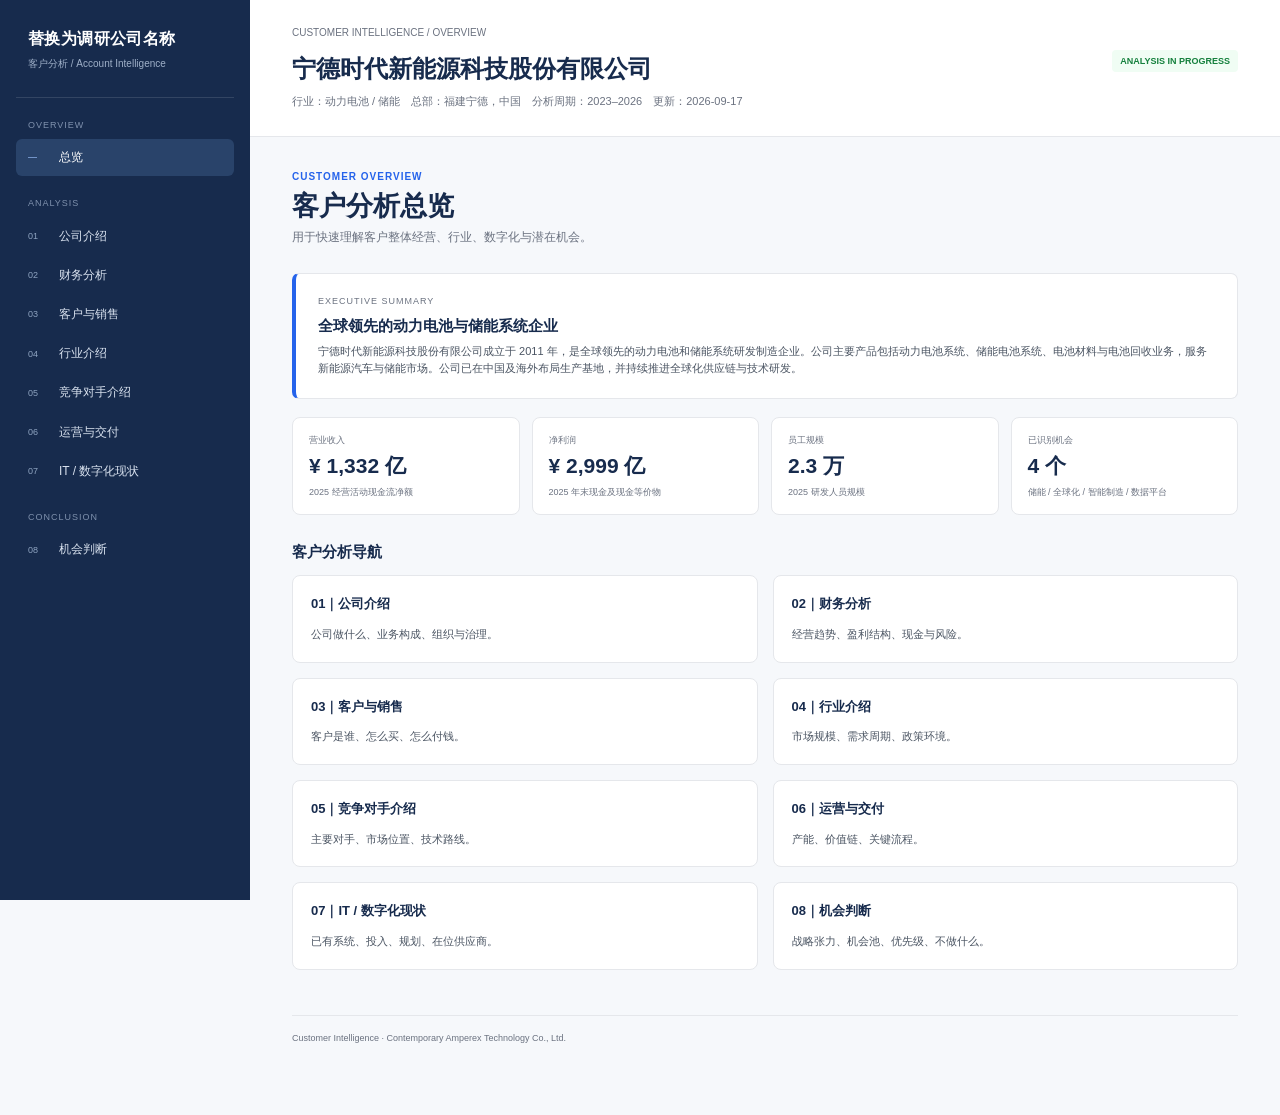
<file: company-research-skill/templates/客户分析/index.html>
<!DOCTYPE html>
<html lang="zh-CN">

<head>
    <meta charset="UTF-8">
    <meta name="viewport" content="width=device-width, initial-scale=1.0">
    <title>客户分析｜总览</title>
    <link rel="stylesheet" href="assets/style.css">
</head>

<body>
    <div class="app"> <!-- ========================= SIDEBAR ========================= -->
        <aside class="sidebar">
            <div class="brand">
                <div class="brand-title"> 替换为调研公司名称 </div>
                <div class="brand-sub"> 客户分析 / Account Intelligence </div>
            </div>
            <div class="nav-group">
                <div class="nav-group-title"> Overview </div> <a class="nav-item active" href="index.html"> <span
                        class="nav-num">—</span> 总览 </a>
            </div>
            <div class="nav-group">
                <div class="nav-group-title"> Analysis </div> <a class="nav-item" href="company.html"> <span
                        class="nav-num">01</span> 公司介绍 </a> <a class="nav-item" href="finance.html"> <span
                        class="nav-num">02</span> 财务分析 </a> <a class="nav-item" href="customer.html"> <span
                        class="nav-num">03</span> 客户与销售 </a> <a class="nav-item" href="industry.html"> <span
                        class="nav-num">04</span> 行业介绍 </a> <a class="nav-item" href="competitor.html"> <span
                        class="nav-num">05</span> 竞争对手介绍 </a> <a class="nav-item" href="operation.html"> <span
                        class="nav-num">06</span> 运营与交付 </a> <a class="nav-item" href="digital.html"> <span
                        class="nav-num">07</span> IT / 数字化现状 </a>
            </div>
            <div class="nav-group">
                <div class="nav-group-title"> Conclusion </div> <a class="nav-item" href="opportunity.html"> <span
                        class="nav-num">08</span> 机会判断 </a>
            </div>
        </aside> <!-- ========================= MAIN ========================= -->
        <main class="main">
            <header class="header">
                <div class="header-inner">
                    <div class="breadcrumb"> CUSTOMER INTELLIGENCE / OVERVIEW </div>
                    <div class="header-row">
                        <div>
                            <h1 class="company-name"> 宁德时代新能源科技股份有限公司 </h1>
                            <div class="company-meta"> 行业：动力电池 / 储能　总部：福建宁德，中国　分析周期：2023–2026　更新：2026-09-17 </div>
                        </div>
                        <div class="header-status"> ANALYSIS IN PROGRESS </div>
                    </div>
                </div>
            </header>
            <div class="container">
                <div class="page-title">
                    <div class="page-number"> CUSTOMER OVERVIEW </div>
                    <h1> 客户分析总览 </h1>
                    <div class="page-description"> 用于快速理解客户整体经营、行业、数字化与潜在机会。 </div>
                </div>
                <div class="summary">
                    <div class="summary-label"> EXECUTIVE SUMMARY </div>
                    <div class="summary-title"> 全球领先的动力电池与储能系统企业 </div>
                    <div class="summary-text"> 宁德时代新能源科技股份有限公司成立于 2011 年，是全球领先的动力电池和储能系统研发制造企业。公司主要产品包括动力电池系统、储能电池系统、电池材料与电池回收业务，服务新能源汽车与储能市场。公司已在中国及海外布局生产基地，并持续推进全球化供应链与技术研发。 </div>
                </div>
                <div class="grid-4">
                    <div class="kpi">
                        <div class="kpi-label">营业收入</div>
                        <div class="kpi-value">¥ 1,332 亿</div>
                        <div class="kpi-note">2025 经营活动现金流净额</div>
                    </div>
                    <div class="kpi">
                        <div class="kpi-label">净利润</div>
                        <div class="kpi-value">¥ 2,999 亿</div>
                        <div class="kpi-note">2025 年末现金及现金等价物</div>
                    </div>
                    <div class="kpi">
                        <div class="kpi-label">员工规模</div>
                        <div class="kpi-value">2.3 万</div>
                        <div class="kpi-note">2025 研发人员规模</div>
                    </div>
                    <div class="kpi">
                        <div class="kpi-label">已识别机会</div>
                        <div class="kpi-value">4 个</div>
                        <div class="kpi-note">储能 / 全球化 / 智能制造 / 数据平台</div>
                    </div>
                </div>
                <div class="content-section">
                    <div class="section-heading">
                        <h2>客户分析导航</h2>
                    </div>
                    <div class="grid-2"> <a class="card" href="company.html">
                            <div class="card-title"> 01｜公司介绍 </div>
                            <p> 公司做什么、业务构成、组织与治理。 </p>
                        </a> <a class="card" href="finance.html">
                            <div class="card-title"> 02｜财务分析 </div>
                            <p> 经营趋势、盈利结构、现金与风险。 </p>
                        </a> <a class="card" href="customer.html">
                            <div class="card-title"> 03｜客户与销售 </div>
                            <p> 客户是谁、怎么买、怎么付钱。 </p>
                        </a> <a class="card" href="industry.html">
                            <div class="card-title"> 04｜行业介绍 </div>
                            <p> 市场规模、需求周期、政策环境。 </p>
                        </a> <a class="card" href="competitor.html">
                            <div class="card-title"> 05｜竞争对手介绍 </div>
                            <p> 主要对手、市场位置、技术路线。 </p>
                        </a> <a class="card" href="operation.html">
                            <div class="card-title"> 06｜运营与交付 </div>
                            <p> 产能、价值链、关键流程。 </p>
                        </a> <a class="card" href="digital.html">
                            <div class="card-title"> 07｜IT / 数字化现状 </div>
                            <p> 已有系统、投入、规划、在位供应商。 </p>
                        </a> <a class="card" href="opportunity.html">
                            <div class="card-title"> 08｜机会判断 </div>
                            <p> 战略张力、机会池、优先级、不做什么。 </p>
                        </a> </div>
                </div>
                <div class="footer"> Customer Intelligence · Contemporary Amperex Technology Co., Ltd. </div>
            </div>
        </main>
    </div>
</body>

</html>
</file>
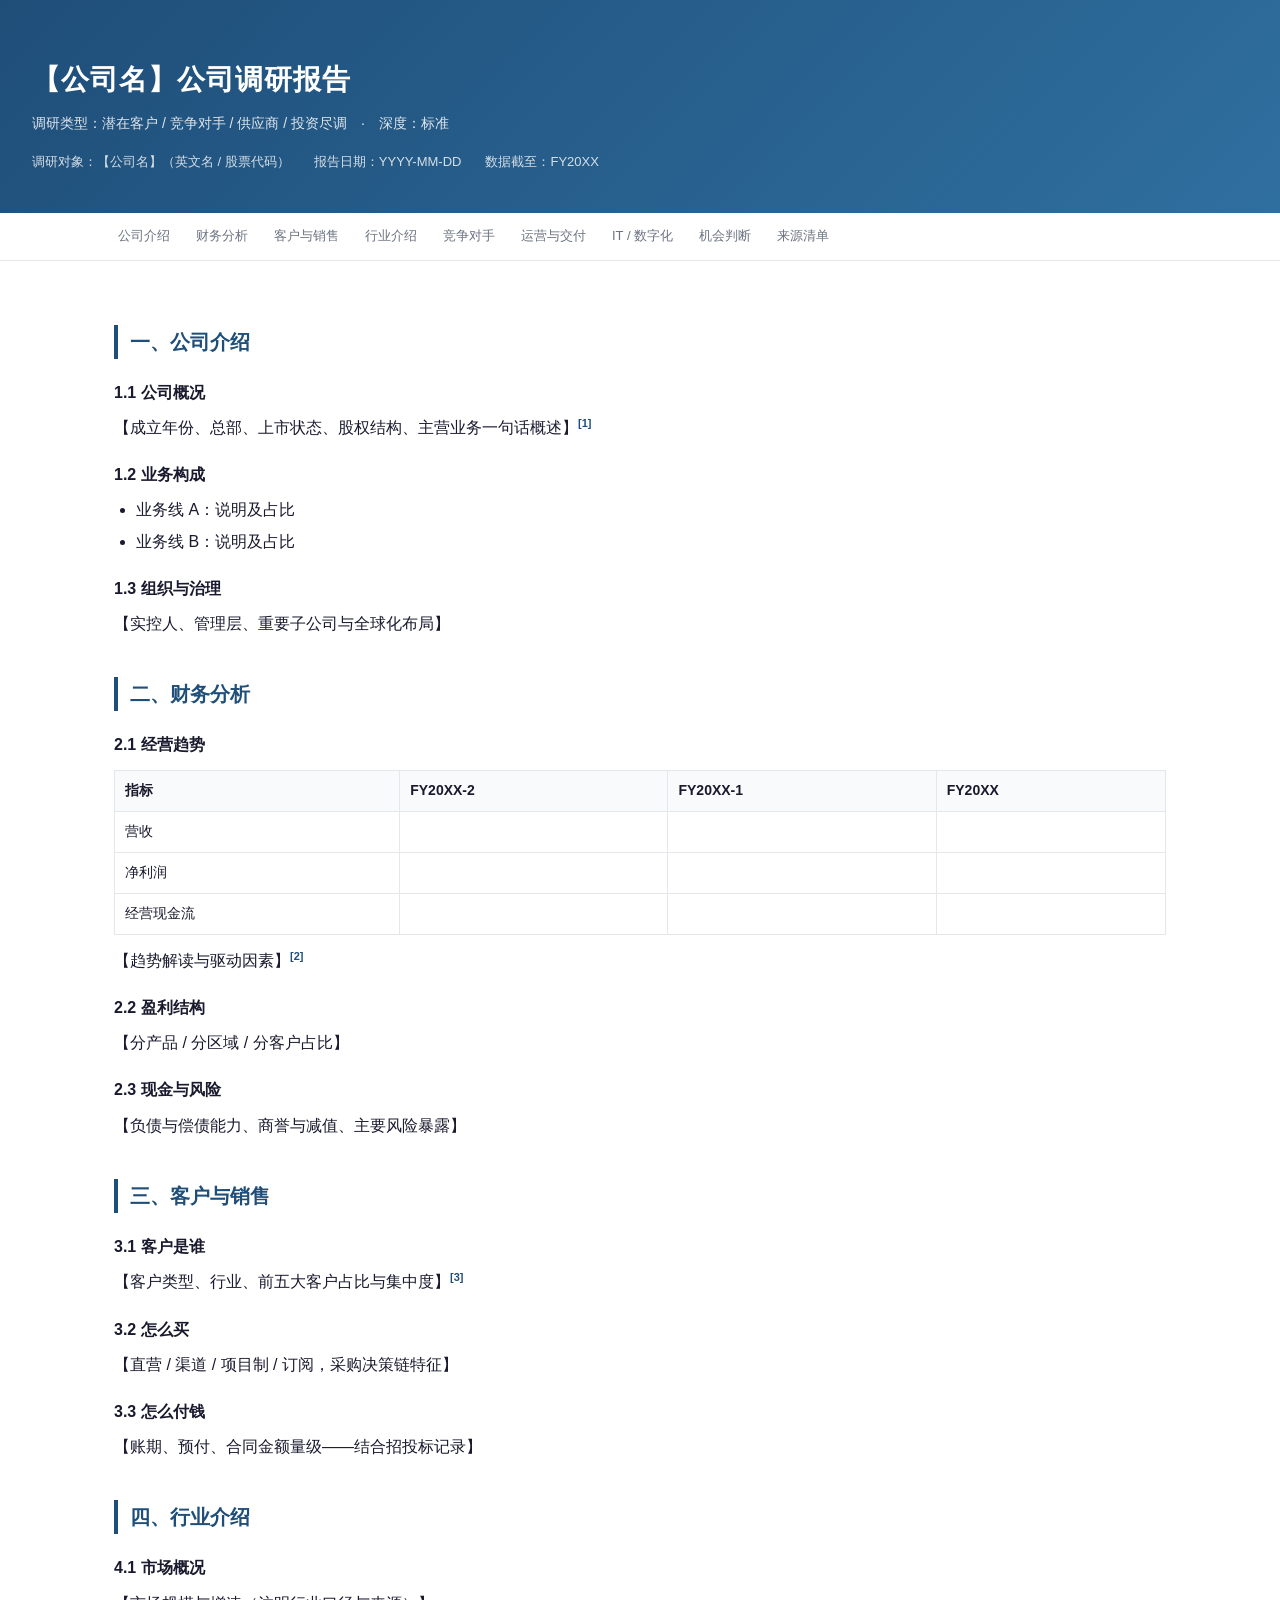
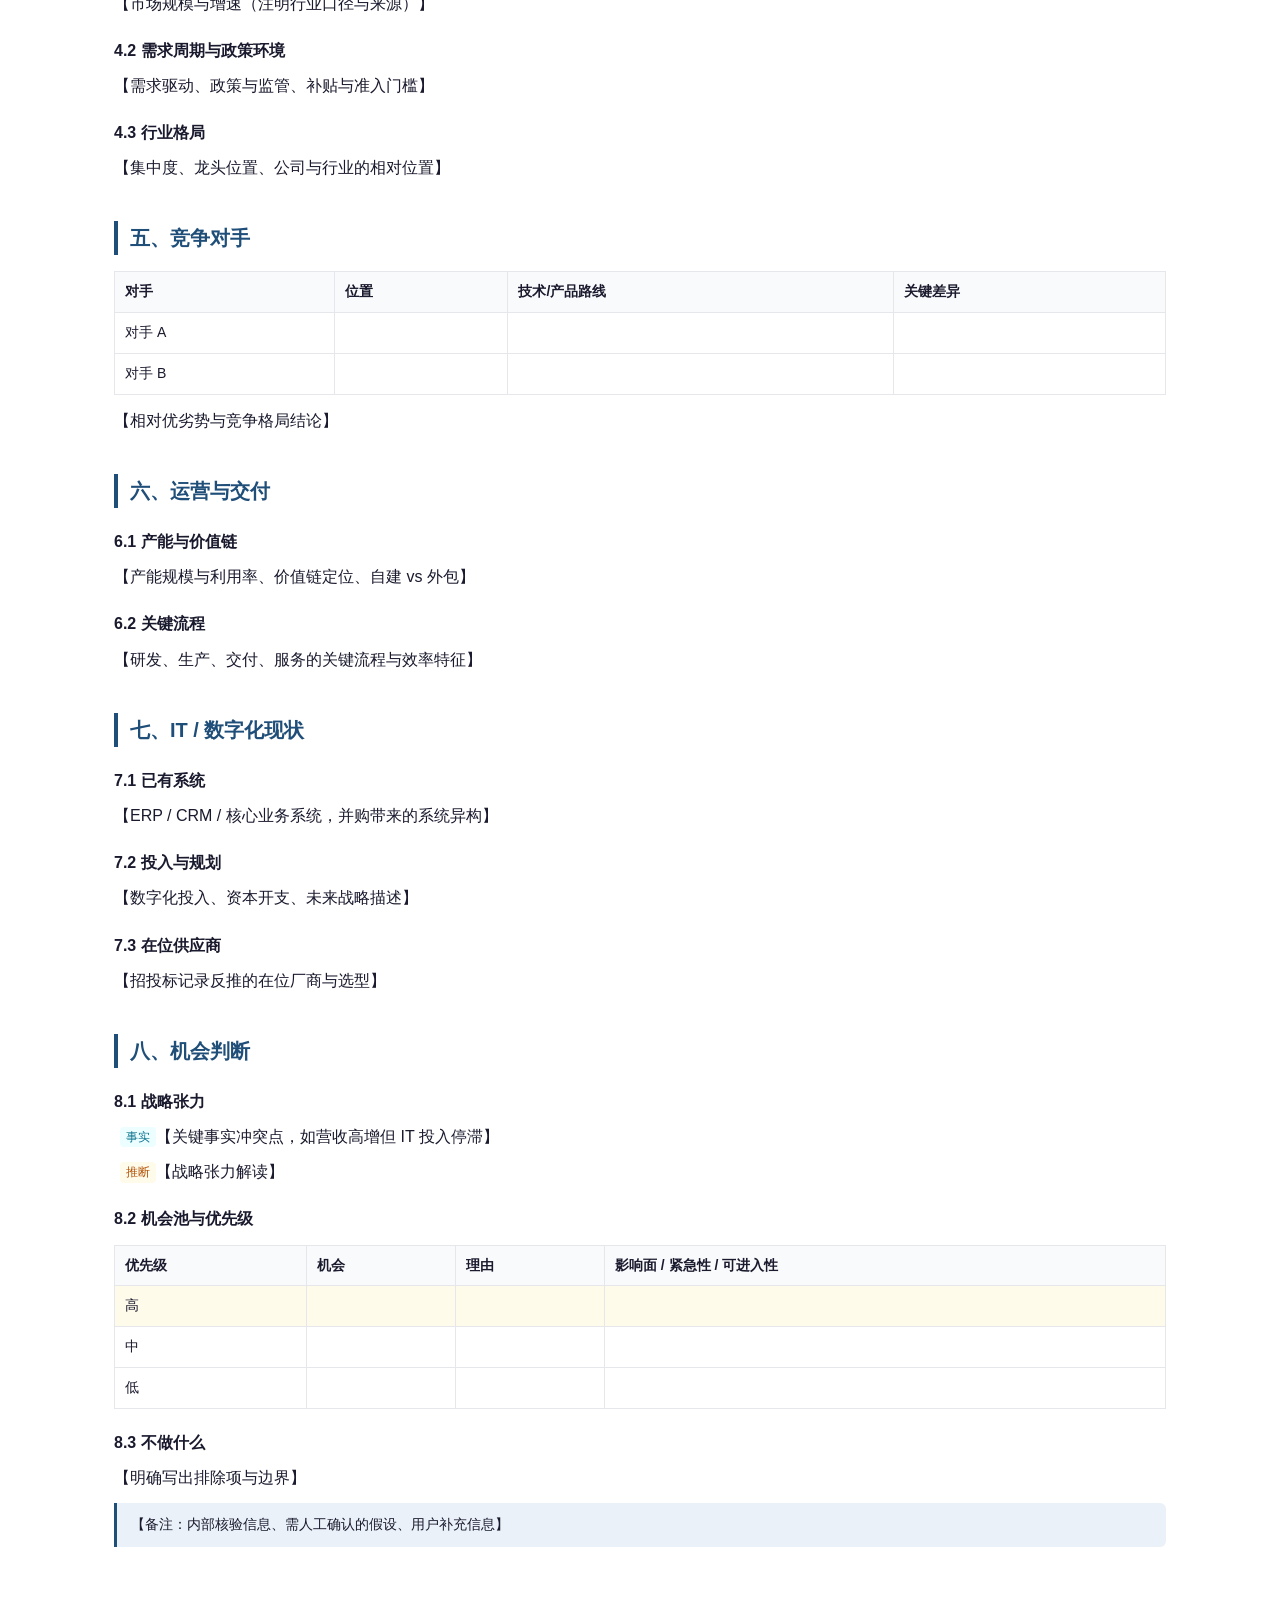
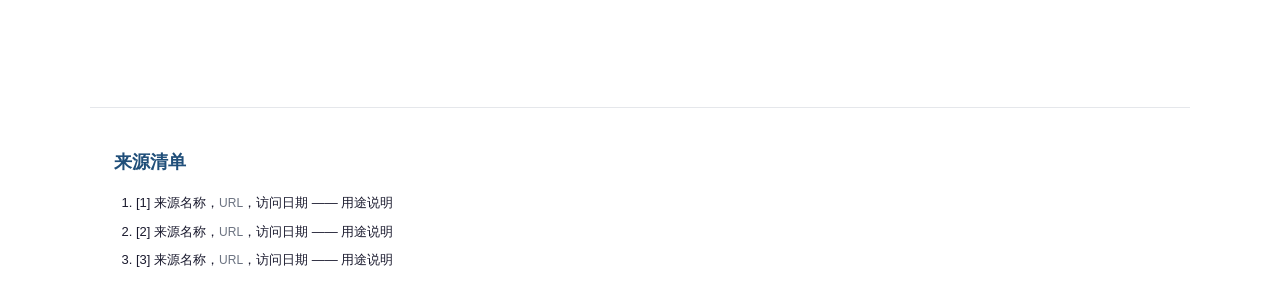
<file: company-research-skill/templates/report-template.html>
<!DOCTYPE html>
<html lang="zh-CN">
<head>
<meta charset="UTF-8">
<meta name="viewport" content="width=device-width, initial-scale=1.0">
<title>公司调研报告 — 【公司名】</title>
<style>
  :root {
    --ink: #1a1a2e;
    --muted: #6b7280;
    --accent: #1f4e79;
    --accent-soft: #eaf1f8;
    --fact: #0e7490;
    --fact-bg: #ecfeff;
    --infer: #b45309;
    --infer-bg: #fffbeb;
    --line: #e5e7eb;
    --bg: #ffffff;
    --code: #f9fafb;
  }
  * { box-sizing: border-box; }
  body {
    margin: 0;
    font-family: "Noto Sans SC", "Microsoft YaHei", -apple-system, "Segoe UI", sans-serif;
    color: var(--ink);
    background: var(--bg);
    line-height: 1.7;
  }
  header.hero {
    background: linear-gradient(135deg, #1f4e79 0%, #2f6f9f 100%);
    color: #fff;
    padding: 56px 32px 40px;
  }
  header.hero h1 { margin: 0 0 8px; font-size: 28px; letter-spacing: 1px; }
  header.hero .sub { opacity: .85; font-size: 14px; }
  header.hero .meta { margin-top: 16px; font-size: 13px; opacity: .8; display: flex; flex-wrap: wrap; gap: 8px 24px; }
  nav {
    position: sticky; top: 0; background: rgba(255,255,255,.95); backdrop-filter: blur(6px);
    border-bottom: 1px solid var(--line); z-index: 10;
  }
  nav .wrap {
    max-width: 1100px; margin: 0 auto; display: flex; flex-wrap: wrap; gap: 2px; padding: 6px 16px;
  }
  nav a {
    color: var(--muted); text-decoration: none; font-size: 13px; padding: 6px 12px; border-radius: 6px;
  }
  nav a:hover { color: var(--accent); background: var(--accent-soft); }
  main { max-width: 1100px; margin: 0 auto; padding: 24px 24px 80px; }
  section.block { margin: 40px 0; }
  section.block h2 {
    font-size: 20px; color: var(--accent); border-left: 4px solid var(--accent);
    padding-left: 12px; margin: 0 0 16px;
  }
  section.block h3 { font-size: 16px; margin: 20px 0 8px; }
  p { margin: 8px 0; }
  ul, ol { margin: 8px 0; padding-left: 22px; }
  li { margin: 4px 0; }
  sup.src { color: var(--accent); font-size: 11px; font-weight: 600; }
  .tag {
    display: inline-block; font-size: 12px; border-radius: 4px; padding: 0 6px; margin-left: 6px; vertical-align: 1px;
  }
  .tag.fact { color: var(--fact); background: var(--fact-bg); }
  .tag.infer { color: var(--infer); background: var(--infer-bg); }
  .callout {
    background: var(--accent-soft); border-left: 3px solid var(--accent);
    padding: 10px 14px; border-radius: 0 6px 6px 0; margin: 12px 0; font-size: 14px;
  }
  table {
    width: 100%; border-collapse: collapse; margin: 12px 0; font-size: 14px;
  }
  th, td { border: 1px solid var(--line); padding: 8px 10px; text-align: left; }
  th { background: var(--code); }
  tr.prio { background: var(--infer-bg); }
  .na { color: var(--muted); font-style: italic; }
  footer {
    border-top: 1px solid var(--line); max-width: 1100px; margin: 40px auto 0; padding: 24px;
  }
  footer h2 { font-size: 18px; color: var(--accent); }
  ol.sources { font-size: 13px; }
  ol.sources li { margin: 6px 0; }
  ol.sources .url { color: var(--muted); font-size: 12px; word-break: break-all; }
  @media (max-width: 720px) {
    header.hero { padding: 36px 20px 28px; }
    nav a { font-size: 12px; padding: 5px 8px; }
  }
</style>
</head>
<body>

<header class="hero">
  <h1>【公司名】公司调研报告</h1>
  <div class="sub">调研类型：潜在客户 / 竞争对手 / 供应商 / 投资尽调　·　深度：标准</div>
  <div class="meta">
    <span>调研对象：【公司名】（英文名 / 股票代码）</span>
    <span>报告日期：YYYY-MM-DD</span>
    <span>数据截至：FY20XX</span>
  </div>
</header>

<nav>
  <div class="wrap">
    <a href="#m1">公司介绍</a>
    <a href="#m2">财务分析</a>
    <a href="#m3">客户与销售</a>
    <a href="#m4">行业介绍</a>
    <a href="#m5">竞争对手</a>
    <a href="#m6">运营与交付</a>
    <a href="#m7">IT / 数字化</a>
    <a href="#m8">机会判断</a>
    <a href="#sources">来源清单</a>
  </div>
</nav>

<main>

<section class="block" id="m1">
  <h2>一、公司介绍</h2>
  <h3>1.1 公司概况</h3>
  <p>【成立年份、总部、上市状态、股权结构、主营业务一句话概述】<sup class="src">[1]</sup></p>
  <h3>1.2 业务构成</h3>
  <ul>
    <li>业务线 A：说明及占比</li>
    <li>业务线 B：说明及占比</li>
  </ul>
  <h3>1.3 组织与治理</h3>
  <p>【实控人、管理层、重要子公司与全球化布局】</p>
</section>

<section class="block" id="m2">
  <h2>二、财务分析</h2>
  <h3>2.1 经营趋势</h3>
  <table>
    <thead><tr><th>指标</th><th>FY20XX-2</th><th>FY20XX-1</th><th>FY20XX</th></tr></thead>
    <tbody>
      <tr><td>营收</td><td></td><td></td><td></td></tr>
      <tr><td>净利润</td><td></td><td></td><td></td></tr>
      <tr><td>经营现金流</td><td></td><td></td><td></td></tr>
    </tbody>
  </table>
  <p>【趋势解读与驱动因素】<sup class="src">[2]</sup></p>
  <h3>2.2 盈利结构</h3>
  <p>【分产品 / 分区域 / 分客户占比】</p>
  <h3>2.3 现金与风险</h3>
  <p>【负债与偿债能力、商誉与减值、主要风险暴露】</p>
</section>

<section class="block" id="m3">
  <h2>三、客户与销售</h2>
  <h3>3.1 客户是谁</h3>
  <p>【客户类型、行业、前五大客户占比与集中度】<sup class="src">[3]</sup></p>
  <h3>3.2 怎么买</h3>
  <p>【直营 / 渠道 / 项目制 / 订阅，采购决策链特征】</p>
  <h3>3.3 怎么付钱</h3>
  <p>【账期、预付、合同金额量级——结合招投标记录】</p>
</section>

<section class="block" id="m4">
  <h2>四、行业介绍</h2>
  <h3>4.1 市场概况</h3>
  <p>【市场规模与增速（注明行业口径与来源）】</p>
  <h3>4.2 需求周期与政策环境</h3>
  <p>【需求驱动、政策与监管、补贴与准入门槛】</p>
  <h3>4.3 行业格局</h3>
  <p>【集中度、龙头位置、公司与行业的相对位置】</p>
</section>

<section class="block" id="m5">
  <h2>五、竞争对手</h2>
  <table>
    <thead><tr><th>对手</th><th>位置</th><th>技术/产品路线</th><th>关键差异</th></tr></thead>
    <tbody>
      <tr><td>对手 A</td><td></td><td></td><td></td></tr>
      <tr><td>对手 B</td><td></td><td></td><td></td></tr>
    </tbody>
  </table>
  <p>【相对优劣势与竞争格局结论】</p>
</section>

<section class="block" id="m6">
  <h2>六、运营与交付</h2>
  <h3>6.1 产能与价值链</h3>
  <p>【产能规模与利用率、价值链定位、自建 vs 外包】</p>
  <h3>6.2 关键流程</h3>
  <p>【研发、生产、交付、服务的关键流程与效率特征】</p>
</section>

<section class="block" id="m7">
  <h2>七、IT / 数字化现状</h2>
  <h3>7.1 已有系统</h3>
  <p>【ERP / CRM / 核心业务系统，并购带来的系统异构】</p>
  <h3>7.2 投入与规划</h3>
  <p>【数字化投入、资本开支、未来战略描述】</p>
  <h3>7.3 在位供应商</h3>
  <p>【招投标记录反推的在位厂商与选型】</p>
</section>

<section class="block" id="m8">
  <h2>八、机会判断</h2>
  <h3>8.1 战略张力</h3>
  <p><span class="tag fact">事实</span>【关键事实冲突点，如营收高增但 IT 投入停滞】</p>
  <p><span class="tag infer">推断</span>【战略张力解读】</p>
  <h3>8.2 机会池与优先级</h3>
  <table>
    <thead><tr><th>优先级</th><th>机会</th><th>理由</th><th>影响面 / 紧急性 / 可进入性</th></tr></thead>
    <tbody>
      <tr class="prio"><td>高</td><td></td><td></td><td></td></tr>
      <tr><td>中</td><td></td><td></td><td></td></tr>
      <tr><td>低</td><td></td><td></td><td></td></tr>
    </tbody>
  </table>
  <h3>8.3 不做什么</h3>
  <p>【明确写出排除项与边界】</p>
  <div class="callout">【备注：内部核验信息、需人工确认的假设、用户补充信息】</div>
</section>

</main>

<footer id="sources">
  <h2>来源清单</h2>
  <ol class="sources">
    <li>[1] 来源名称，<span class="url">URL</span>，访问日期 —— 用途说明</li>
    <li>[2] 来源名称，<span class="url">URL</span>，访问日期 —— 用途说明</li>
    <li>[3] 来源名称，<span class="url">URL</span>，访问日期 —— 用途说明</li>
  </ol>
</footer>

</body>
</html>
</file>
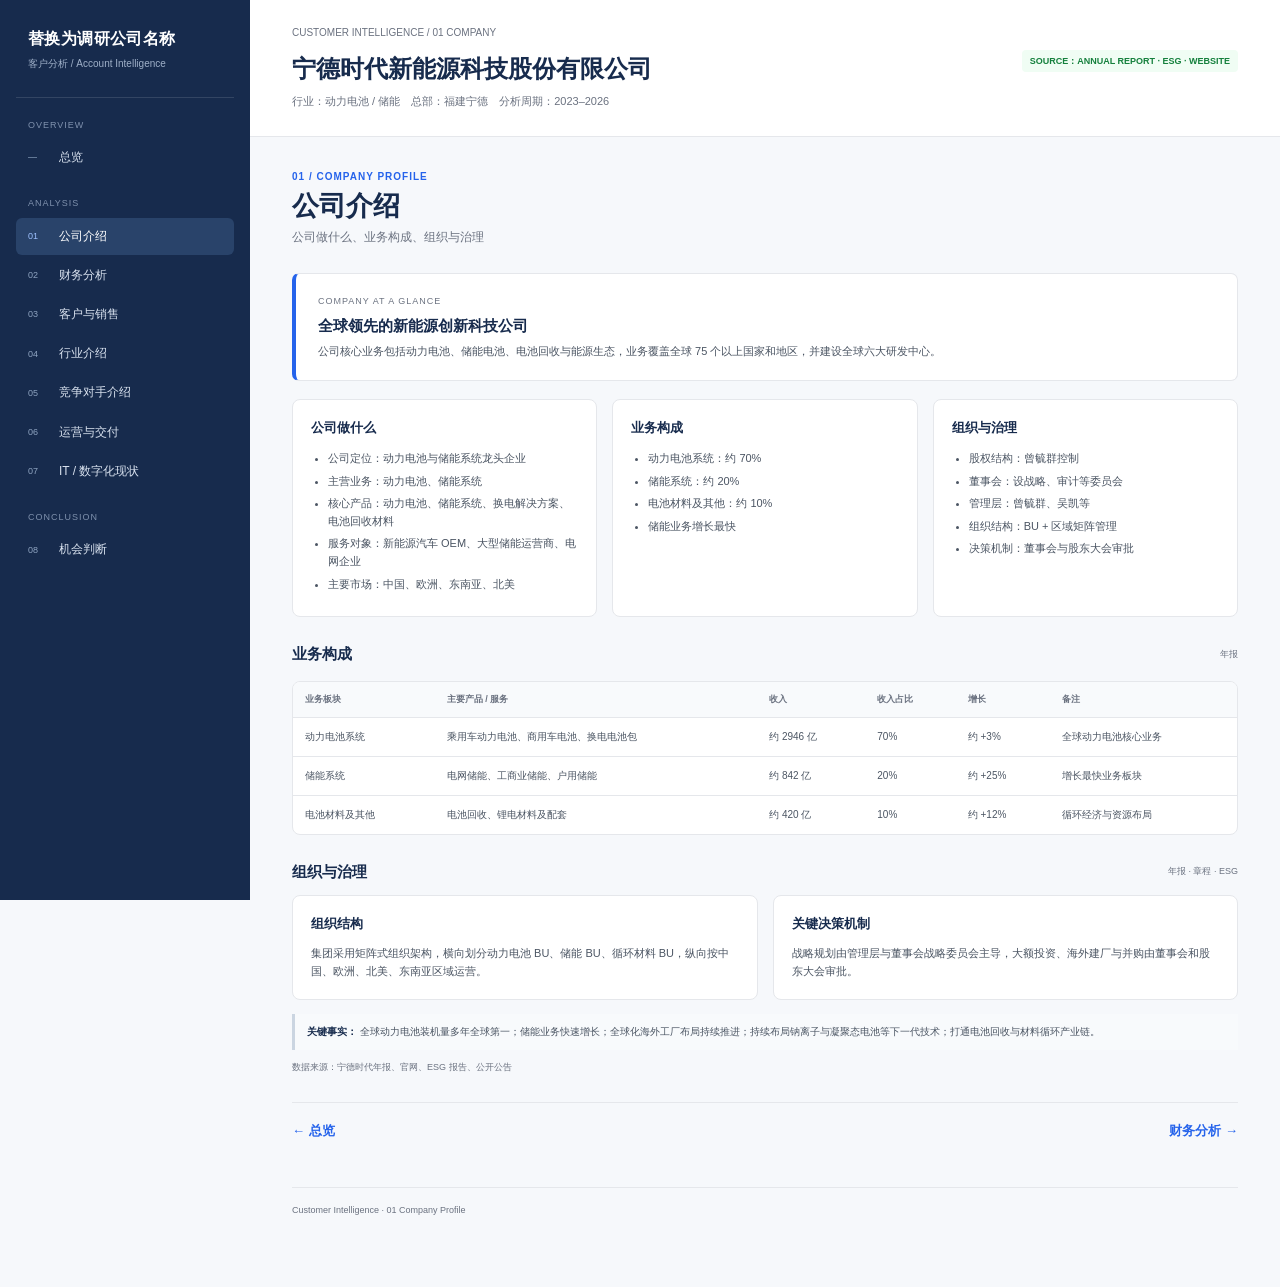
<file: company-research-skill/templates/客户分析/company.html>
<!DOCTYPE html>
<html lang="zh-CN">

<head>
    <meta charset="UTF-8">
    <meta name="viewport" content="width=device-width, initial-scale=1.0">
    <title>客户分析｜公司介绍</title>
    <link rel="stylesheet" href="assets/style.css">
</head>

<body>
    <div class="app"> <!-- SIDEBAR -->
        <aside class="sidebar">
            <div class="brand">
                <div class="brand-title"> 替换为调研公司名称 </div>
                <div class="brand-sub"> 客户分析 / Account Intelligence </div>
            </div>
            <div class="nav-group">
                <div class="nav-group-title"> Overview </div> <a class="nav-item" href="index.html"> <span
                        class="nav-num">—</span> 总览 </a>
            </div>
            <div class="nav-group">
                <div class="nav-group-title"> Analysis </div> <a class="nav-item active" href="company.html"> <span
                        class="nav-num">01</span> 公司介绍 </a> <a class="nav-item" href="finance.html"> <span
                        class="nav-num">02</span> 财务分析 </a> <a class="nav-item" href="customer.html"> <span
                        class="nav-num">03</span> 客户与销售 </a> <a class="nav-item" href="industry.html"> <span
                        class="nav-num">04</span> 行业介绍 </a> <a class="nav-item" href="competitor.html"> <span
                        class="nav-num">05</span> 竞争对手介绍 </a> <a class="nav-item" href="operation.html"> <span
                        class="nav-num">06</span> 运营与交付 </a> <a class="nav-item" href="digital.html"> <span
                        class="nav-num">07</span> IT / 数字化现状 </a>
            </div>
            <div class="nav-group">
                <div class="nav-group-title"> Conclusion </div> <a class="nav-item" href="opportunity.html"> <span
                        class="nav-num">08</span> 机会判断 </a>
            </div>
        </aside>
        <main class="main"> <!-- HEADER -->
            <header class="header">
                <div class="header-inner">
                    <div class="breadcrumb"> CUSTOMER INTELLIGENCE / 01 COMPANY </div>
                    <div class="header-row">
                        <div>
                            <h1 class="company-name"> 宁德时代新能源科技股份有限公司 </h1>
                            <div class="company-meta"> 行业：动力电池 / 储能　总部：福建宁德　分析周期：2023–2026 </div>
                        </div>
                        <div class="header-status"> SOURCE：ANNUAL REPORT · ESG · WEBSITE </div>
                    </div>
                </div>
            </header>
            <div class="container">
                <div class="page-title">
                    <div class="page-number"> 01 / COMPANY PROFILE </div>
                    <h1> 公司介绍 </h1>
                    <div class="page-description"> 公司做什么、业务构成、组织与治理 </div>
                </div>
                <div class="summary">
                    <div class="summary-label"> COMPANY AT A GLANCE </div>
                    <div class="summary-title"> 全球领先的新能源创新科技公司 </div>
                    <div class="summary-text"> 公司核心业务包括动力电池、储能电池、电池回收与能源生态，业务覆盖全球 75 个以上国家和地区，并建设全球六大研发中心。 </div>
                </div>
                <div class="grid-3">
                    <div class="card">
                        <div class="card-title"> 公司做什么 </div>
                        <ul>
                            <li>公司定位：动力电池与储能系统龙头企业</li>
                            <li>主营业务：动力电池、储能系统</li>
                            <li>核心产品：动力电池、储能系统、换电解决方案、电池回收材料</li>
                            <li>服务对象：新能源汽车 OEM、大型储能运营商、电网企业</li>
                            <li>主要市场：中国、欧洲、东南亚、北美</li>
                        </ul>
                    </div>
                    <div class="card">
                        <div class="card-title"> 业务构成 </div>
                        <ul>
                            <li>动力电池系统：约 70%</li>
                            <li>储能系统：约 20%</li>
                            <li>电池材料及其他：约 10%</li>
                            <li>储能业务增长最快</li>
                        </ul>
                    </div>
                    <div class="card">
                        <div class="card-title"> 组织与治理 </div>
                        <ul>
                            <li>股权结构：曾毓群控制</li>
                            <li>董事会：设战略、审计等委员会</li>
                            <li>管理层：曾毓群、吴凯等</li>
                            <li>组织结构：BU + 区域矩阵管理</li>
                            <li>决策机制：董事会与股东大会审批</li>
                        </ul>
                    </div>
                </div>
                <div class="content-section">
                    <div class="section-heading">
                        <h2> 业务构成 </h2>
                        <div class="section-source"> 年报 </div>
                    </div>
                    <div class="table-box">
                        <table>
                            <thead>
                                <tr>
                                    <th>业务板块</th>
                                    <th>主要产品 / 服务</th>
                                    <th>收入</th>
                                    <th>收入占比</th>
                                    <th>增长</th>
                                    <th>备注</th>
                                </tr>
                            </thead>
                            <tbody>
                                <tr>
                                    <td>动力电池系统</td>
                                    <td>乘用车动力电池、商用车电池、换电电池包</td>
                                    <td>约 2946 亿</td>
                                    <td>70%</td>
                                    <td>约 +3%</td>
                                    <td>全球动力电池核心业务</td>
                                </tr>
                                <tr>
                                    <td>储能系统</td>
                                    <td>电网储能、工商业储能、户用储能</td>
                                    <td>约 842 亿</td>
                                    <td>20%</td>
                                    <td>约 +25%</td>
                                    <td>增长最快业务板块</td>
                                </tr>
                                <tr>
                                    <td>电池材料及其他</td>
                                    <td>电池回收、锂电材料及配套</td>
                                    <td>约 420 亿</td>
                                    <td>10%</td>
                                    <td>约 +12%</td>
                                    <td>循环经济与资源布局</td>
                                </tr>
                            </tbody>
                        </table>
                    </div>
                </div>
                <div class="content-section">
                    <div class="section-heading">
                        <h2> 组织与治理 </h2>
                        <div class="section-source"> 年报 · 章程 · ESG </div>
                    </div>
                    <div class="grid-2">
                        <div class="card">
                            <div class="card-title"> 组织结构 </div>
                            <p> 集团采用矩阵式组织架构，横向划分动力电池 BU、储能 BU、循环材料 BU，纵向按中国、欧洲、北美、东南亚区域运营。 </p>
                        </div>
                        <div class="card">
                            <div class="card-title"> 关键决策机制 </div>
                            <p> 战略规划由管理层与董事会战略委员会主导，大额投资、海外建厂与并购由董事会和股东大会审批。 </p>
                        </div>
                    </div>
                </div>
                <div class="evidence"> <strong>关键事实：</strong> 全球动力电池装机量多年全球第一；储能业务快速增长；全球化海外工厂布局持续推进；持续布局钠离子与凝聚态电池等下一代技术；打通电池回收与材料循环产业链。 </div>
                <div class="sources"> 数据来源：宁德时代年报、官网、ESG 报告、公开公告 </div>
                <div class="page-nav">
                    <a href="index.html">← 总览</a>
                    <a href="finance.html">财务分析 →</a>
                </div>

                <div class="footer"> Customer Intelligence · 01 Company Profile </div>
            </div>
        </main>
    </div>
</body>

</html>
</file>
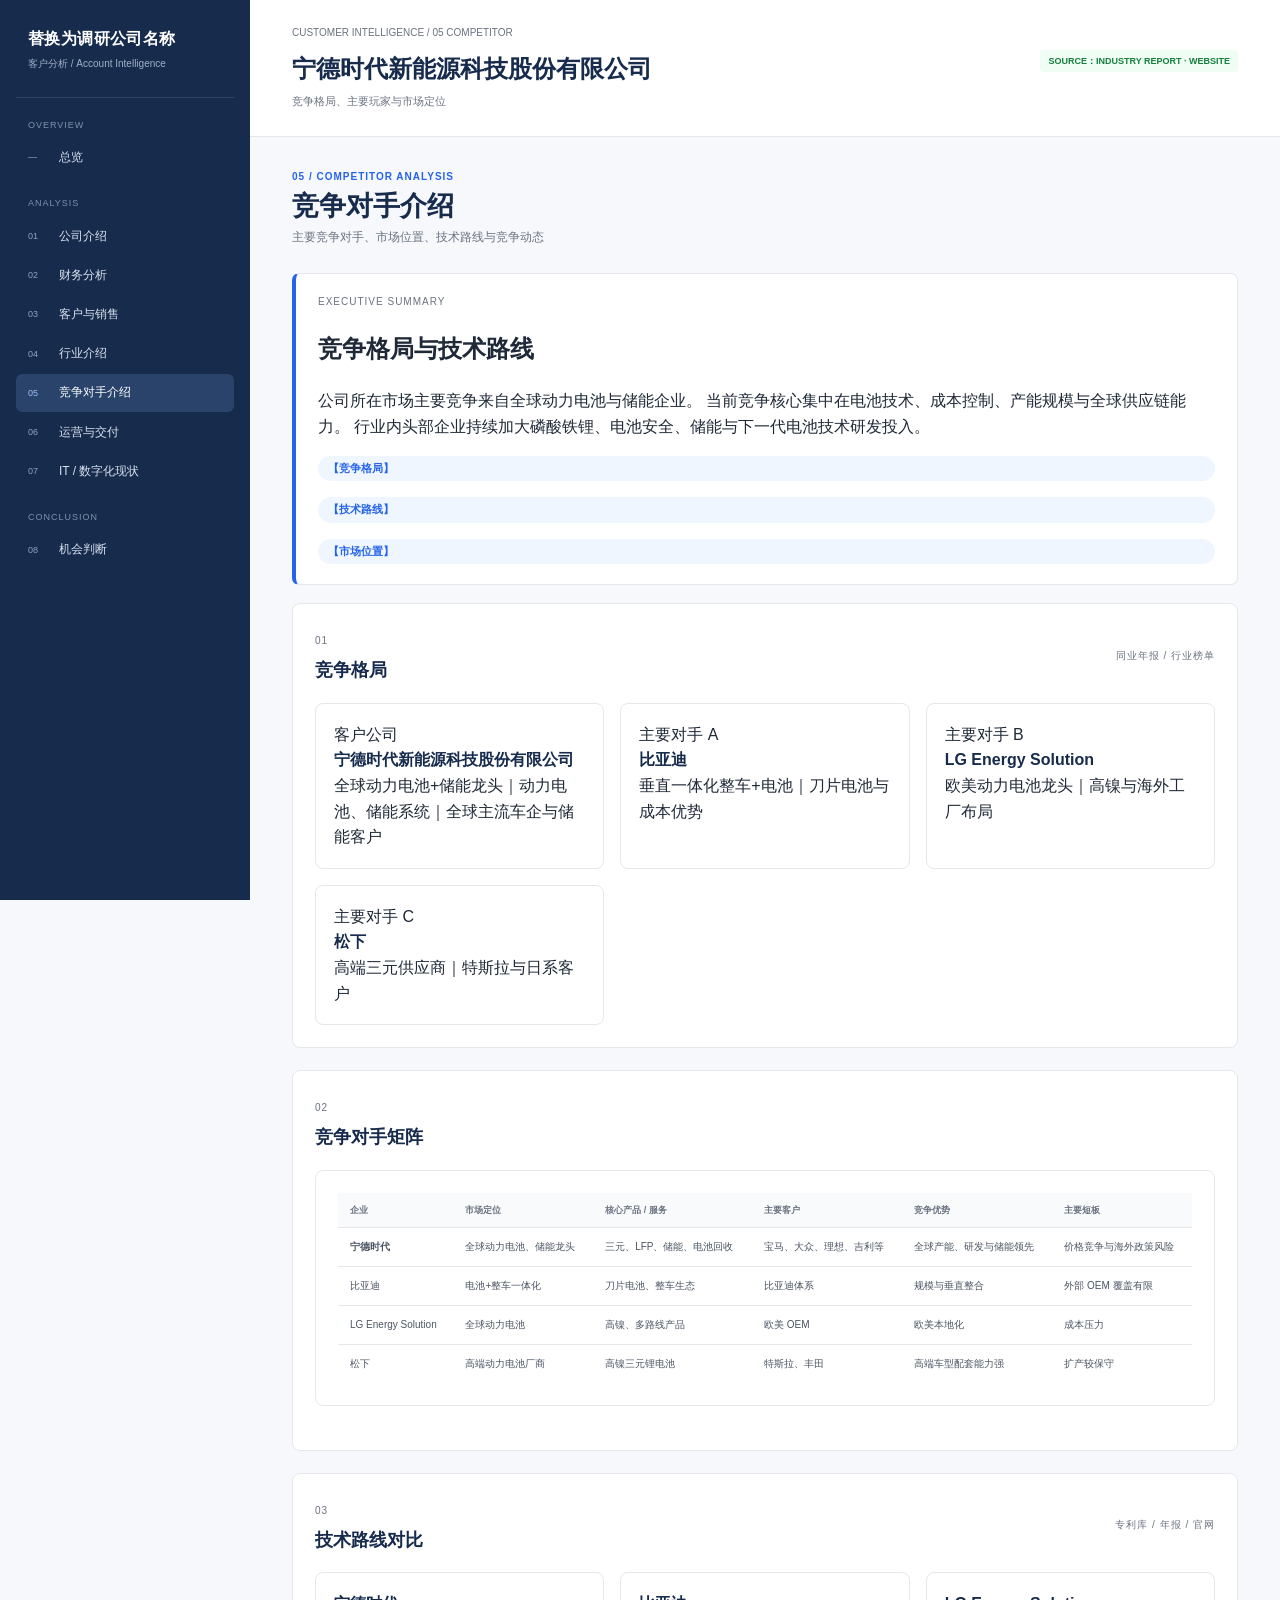
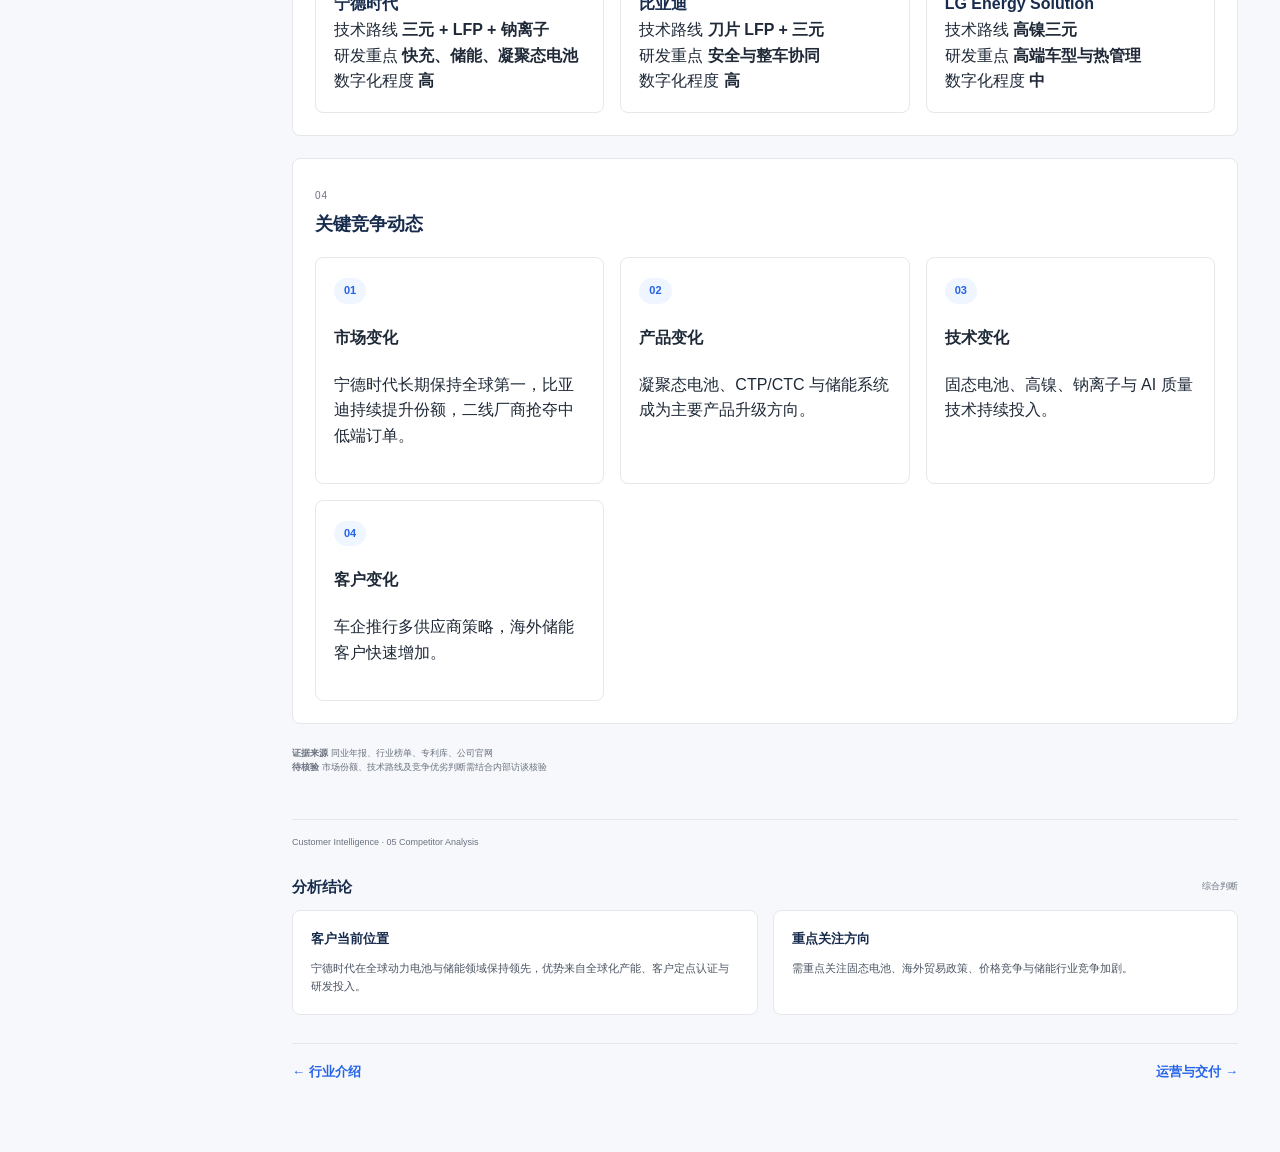
<file: company-research-skill/templates/客户分析/competitor.html>
<!DOCTYPE html>
<html lang="zh-CN">
<head>
  <meta charset="UTF-8">
  <meta name="viewport" content="width=device-width, initial-scale=1.0">
  <title>竞争对手介绍｜客户分析</title>
  <link rel="stylesheet" href="assets/style.css">
</head>

<body>
<div class="app">

  <aside class="sidebar">
    <div class="brand">
      <div class="brand-title"> 替换为调研公司名称 </div>
      <div class="brand-sub"> 客户分析 / Account Intelligence </div>
    </div>
    <div class="nav-group">
      <div class="nav-group-title"> Overview </div>
      <a class="nav-item" href="index.html"><span class="nav-num">—</span> 总览 </a>
    </div>
    <div class="nav-group">
      <div class="nav-group-title"> Analysis </div>
      <a class="nav-item" href="company.html"><span class="nav-num">01</span> 公司介绍 </a>
      <a class="nav-item" href="finance.html"><span class="nav-num">02</span> 财务分析 </a>
      <a class="nav-item" href="customer.html"><span class="nav-num">03</span> 客户与销售 </a>
      <a class="nav-item" href="industry.html"><span class="nav-num">04</span> 行业介绍 </a>
      <a class="nav-item active" href="competitor.html"><span class="nav-num">05</span> 竞争对手介绍 </a>
      <a class="nav-item" href="operation.html"><span class="nav-num">06</span> 运营与交付 </a>
      <a class="nav-item" href="digital.html"><span class="nav-num">07</span> IT / 数字化现状 </a>
    </div>
    <div class="nav-group">
      <div class="nav-group-title"> Conclusion </div>
      <a class="nav-item" href="opportunity.html"><span class="nav-num">08</span> 机会判断 </a>
    </div>
  </aside>

  <main class="main">

    <header class="header">
      <div class="header-inner">
      <div>
        <div class="breadcrumb"> CUSTOMER INTELLIGENCE / 05 COMPETITOR </div>
        <div class="header-row">
          <div>
            <h1 class="company-name">宁德时代新能源科技股份有限公司</h1>
            <div class="company-meta">竞争格局、主要玩家与市场定位</div>
          </div>
          <div class="header-status">SOURCE：INDUSTRY REPORT · WEBSITE</div>
        </div>
      </div>
      </div>
    </header>

    <div class="container">

      <div class="page-title">
        <div class="page-number"> 05 / COMPETITOR ANALYSIS </div>
        <h1> 竞争对手介绍 </h1>
        <div class="page-description"> 主要竞争对手、市场位置、技术路线与竞争动态 </div>
      </div>

      <!-- Summary -->
      <div class="summary">
        <div>
          <div class="section-kicker">EXECUTIVE SUMMARY</div>
          <h2>竞争格局与技术路线</h2>
          <p>
            公司所在市场主要竞争来自全球动力电池与储能企业。
            当前竞争核心集中在电池技术、成本控制、产能规模与全球供应链能力。
            行业内头部企业持续加大磷酸铁锂、电池安全、储能与下一代电池技术研发投入。
          </p>
        </div>

        <div class="summary-tags">
          <span>【竞争格局】</span>
          <span>【技术路线】</span>
          <span>【市场位置】</span>
        </div>
      </div>

      <!-- Landscape -->
      <section class="section">
        <div class="section-header">
          <div>
            <span class="section-number">01</span>
            <h3>竞争格局</h3>
          </div>
          <span class="source-tag">同业年报 / 行业榜单</span>
        </div>

        <div class="landscape-grid">

          <div class="landscape-card primary">
            <div class="landscape-label">客户公司</div>
            <div class="landscape-name">宁德时代新能源科技股份有限公司</div>
            <div class="landscape-desc">
              全球动力电池+储能龙头｜动力电池、储能系统｜全球主流车企与储能客户
            </div>
          </div>

          <div class="landscape-card">
            <div class="landscape-label">主要对手 A</div>
            <div class="landscape-name">比亚迪</div>
            <div class="landscape-desc">
              垂直一体化整车+电池｜刀片电池与成本优势
            </div>
          </div>

          <div class="landscape-card">
            <div class="landscape-label">主要对手 B</div>
            <div class="landscape-name">LG Energy Solution</div>
            <div class="landscape-desc">
              欧美动力电池龙头｜高镍与海外工厂布局
            </div>
          </div>

          <div class="landscape-card">
            <div class="landscape-label">主要对手 C</div>
            <div class="landscape-name">松下</div>
            <div class="landscape-desc">
              高端三元供应商｜特斯拉与日系客户
            </div>
          </div>

        </div>
      </section>

      <!-- Competitor Matrix -->
      <section class="section">
        <div class="section-header">
          <div>
            <span class="section-number">02</span>
            <h3>竞争对手矩阵</h3>
          </div>
        </div>

        <div class="table-card">
          <table>
            <thead>
              <tr>
                <th>企业</th>
                <th>市场定位</th>
                <th>核心产品 / 服务</th>
                <th>主要客户</th>
                <th>竞争优势</th>
                <th>主要短板</th>
              </tr>
            </thead>

            <tbody>
              <tr>
                <td><strong>宁德时代</strong></td>
                <td>全球动力电池、储能龙头</td>
                <td>三元、LFP、储能、电池回收</td>
                <td>宝马、大众、理想、吉利等</td>
                <td>全球产能、研发与储能领先</td>
                <td>价格竞争与海外政策风险</td>
              </tr>

              <tr>
                 <td>比亚迪</td>
                 <td>电池+整车一体化</td>
                 <td>刀片电池、整车生态</td>
                 <td>比亚迪体系</td>
                 <td>规模与垂直整合</td>
                 <td>外部 OEM 覆盖有限</td>
              </tr>

              <tr>
                 <td>LG Energy Solution</td>
                 <td>全球动力电池</td>
                 <td>高镍、多路线产品</td>
                 <td>欧美 OEM</td>
                 <td>欧美本地化</td>
                 <td>成本压力</td>
              </tr>

              <tr>
                <td>松下</td>
                <td>高端动力电池厂商</td>
                <td>高镍三元锂电池</td>
                <td>特斯拉、丰田</td>
                <td>高端车型配套能力强</td>
                <td>扩产较保守</td>
              </tr>
            </tbody>
          </table>
        </div>
      </section>

      <!-- Technology -->
      <section class="section">
        <div class="section-header">
          <div>
            <span class="section-number">03</span>
            <h3>技术路线对比</h3>
          </div>
          <span class="source-tag">专利库 / 年报 / 官网</span>
        </div>

        <div class="technology-grid">

          <div class="tech-card">
            <div class="tech-title">宁德时代</div>

            <div class="tech-row">
              <span>技术路线</span>
              <strong>三元 + LFP + 钠离子</strong>
            </div>

            <div class="tech-row">
              <span>研发重点</span>
              <strong>快充、储能、凝聚态电池</strong>
            </div>

            <div class="tech-row">
              <span>数字化程度</span>
              <strong>高</strong>
            </div>
          </div>

          <div class="tech-card">
            <div class="tech-title">比亚迪</div>

            <div class="tech-row">
              <span>技术路线</span>
              <strong>刀片 LFP + 三元</strong>
            </div>

            <div class="tech-row">
              <span>研发重点</span>
              <strong>安全与整车协同</strong>
            </div>

            <div class="tech-row">
              <span>数字化程度</span>
              <strong>高</strong>
            </div>
          </div>

          <div class="tech-card">
            <div class="tech-title">LG Energy Solution</div>

            <div class="tech-row">
              <span>技术路线</span>
              <strong>高镍三元</strong>
            </div>

            <div class="tech-row">
              <span>研发重点</span>
              <strong>高端车型与热管理</strong>
            </div>

            <div class="tech-row">
              <span>数字化程度</span>
              <strong>中</strong>
            </div>
          </div>

        </div>
      </section>

      <!-- Key insights -->
      <section class="section">
        <div class="section-header">
          <div>
            <span class="section-number">04</span>
            <h3>关键竞争动态</h3>
          </div>
        </div>

        <div class="insight-grid">

          <div class="insight-card">
            <span class="insight-icon">01</span>
            <h4>市场变化</h4>
             <p>宁德时代长期保持全球第一，比亚迪持续提升份额，二线厂商抢夺中低端订单。</p>
          </div>

          <div class="insight-card">
            <span class="insight-icon">02</span>
            <h4>产品变化</h4>
             <p>凝聚态电池、CTP/CTC 与储能系统成为主要产品升级方向。</p>
          </div>

          <div class="insight-card">
            <span class="insight-icon">03</span>
            <h4>技术变化</h4>
             <p>固态电池、高镍、钠离子与 AI 质量技术持续投入。</p>
          </div>

          <div class="insight-card">
            <span class="insight-icon">04</span>
            <h4>客户变化</h4>
             <p>车企推行多供应商策略，海外储能客户快速增加。</p>
          </div>

        </div>
      </section>

      <!-- Sources -->
      <section class="sources">
        <div>
          <strong>证据来源</strong>
          <span>同业年报、行业榜单、专利库、公司官网</span>
        </div>

        <div>
          <strong>待核验</strong>
          <span>市场份额、技术路线及竞争优劣判断需结合内部访谈核验</span>
        </div>
      </section>

      <div class="footer"> Customer Intelligence · 05 Competitor Analysis </div>

      <div class="content-section">
        <div class="section-heading">
          <h2> 分析结论 </h2>
          <div class="section-source"> 综合判断 </div>
        </div>

        <div class="grid-2">
          <div class="card">
            <div class="card-title"> 客户当前位置 </div>
            <p>宁德时代在全球动力电池与储能领域保持领先，优势来自全球化产能、客户定点认证与研发投入。</p>
          </div>

          <div class="card">
            <div class="card-title"> 重点关注方向 </div>
            <p>需重点关注固态电池、海外贸易政策、价格竞争与储能行业竞争加剧。</p>
          </div>
        </div>
      </div>

      <div class="page-nav">
        <a href="industry.html">← 行业介绍</a>
        <a href="operation.html">运营与交付 →</a>
      </div>

    </div>
  </main>
</div>
</body>
</html>
</file>
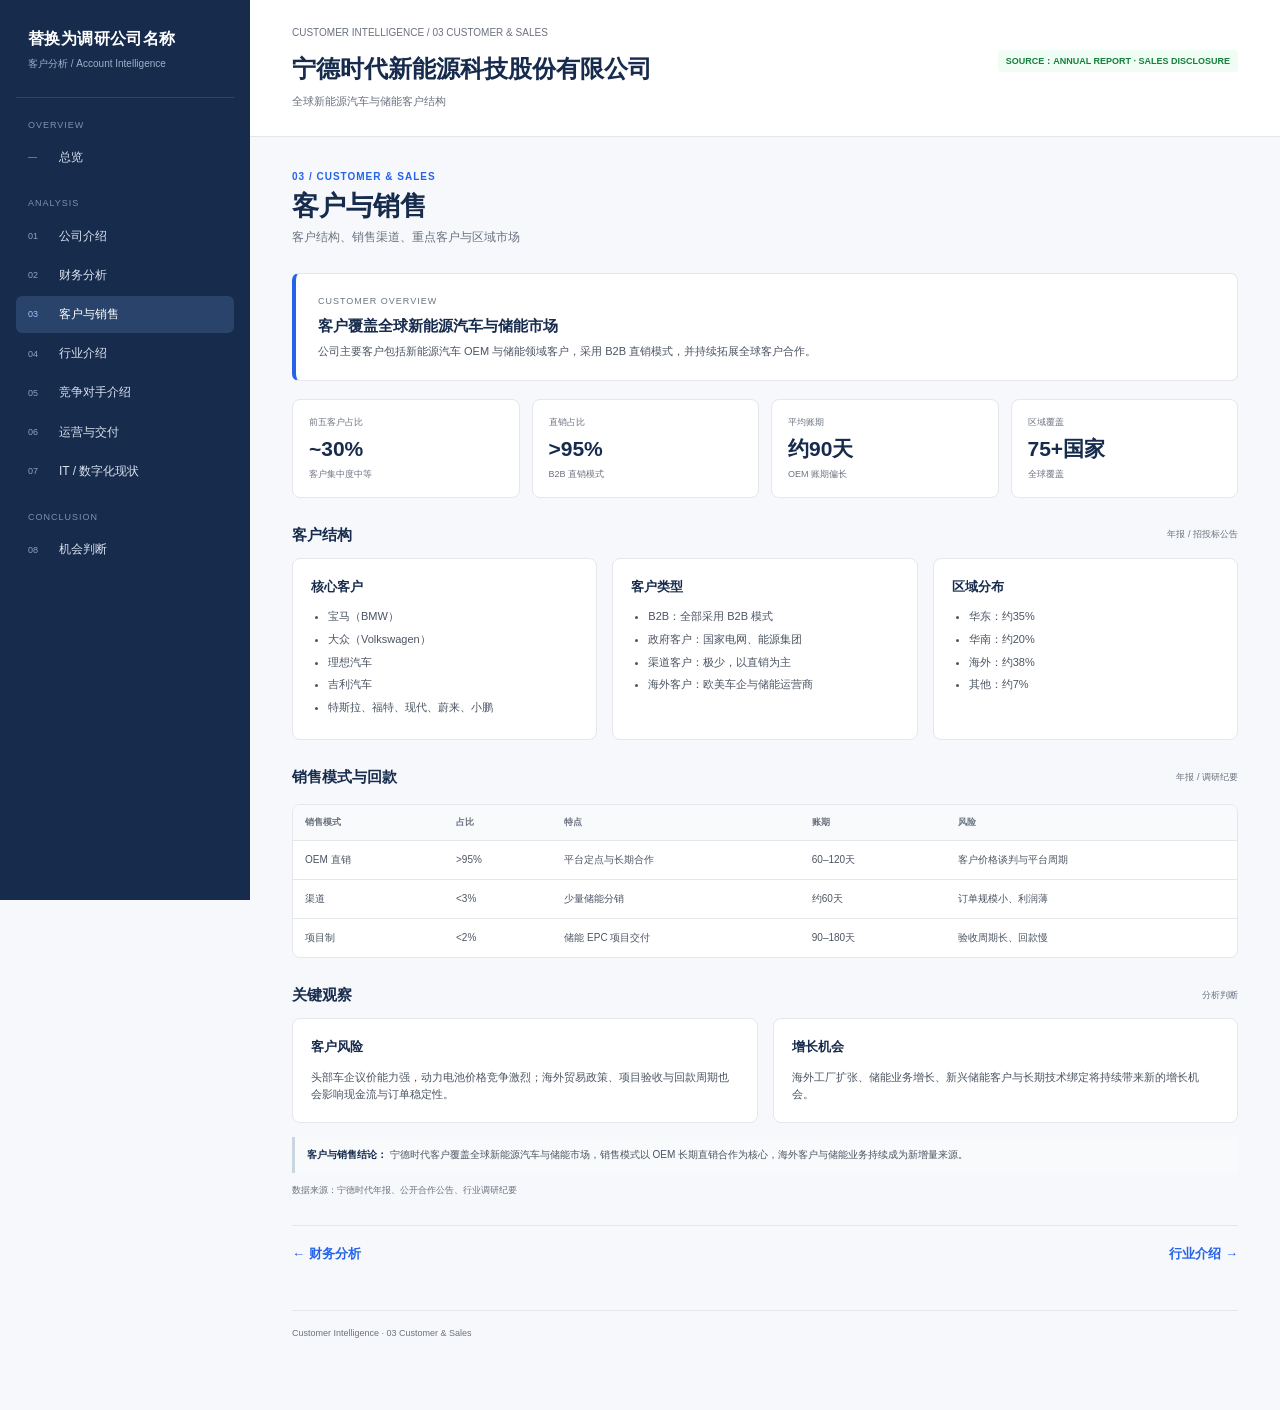
<file: company-research-skill/templates/客户分析/customer.html>
<!DOCTYPE html>
<html lang="zh-CN">
<head>
    <meta charset="UTF-8">
    <meta name="viewport" content="width=device-width, initial-scale=1.0">
    <title>客户分析｜客户与销售</title>
    <link rel="stylesheet" href="assets/style.css">
</head>
<body>
    <div class="app">
        <aside class="sidebar">
            <div class="brand">
                <div class="brand-title"> 替换为调研公司名称 </div>
                <div class="brand-sub"> 客户分析 / Account Intelligence </div>
            </div>
            <div class="nav-group">
                <div class="nav-group-title"> Overview </div>
                <a class="nav-item" href="index.html"><span class="nav-num">—</span> 总览 </a>
            </div>
            <div class="nav-group">
                <div class="nav-group-title"> Analysis </div>
                <a class="nav-item" href="company.html"><span class="nav-num">01</span> 公司介绍 </a>
                <a class="nav-item" href="finance.html"><span class="nav-num">02</span> 财务分析 </a>
                <a class="nav-item active" href="customer.html"><span class="nav-num">03</span> 客户与销售 </a>
                <a class="nav-item" href="industry.html"><span class="nav-num">04</span> 行业介绍 </a>
                <a class="nav-item" href="competitor.html"><span class="nav-num">05</span> 竞争对手介绍 </a>
                <a class="nav-item" href="operation.html"><span class="nav-num">06</span> 运营与交付 </a>
                <a class="nav-item" href="digital.html"><span class="nav-num">07</span> IT / 数字化现状 </a>
            </div>
            <div class="nav-group">
                <div class="nav-group-title"> Conclusion </div>
                <a class="nav-item" href="opportunity.html"><span class="nav-num">08</span> 机会判断 </a>
            </div>
        </aside>
        <main class="main">
            <header class="header">
                <div class="header-inner">
                    <div class="breadcrumb"> CUSTOMER INTELLIGENCE / 03 CUSTOMER & SALES </div>
                    <div class="header-row">
                        <div>
                            <h1 class="company-name"> 宁德时代新能源科技股份有限公司 </h1>
                            <div class="company-meta"> 全球新能源汽车与储能客户结构 </div>
                        </div>
                        <div class="header-status"> SOURCE：ANNUAL REPORT · SALES DISCLOSURE </div>
                    </div>
                </div>
            </header>
            <div class="container">
                <div class="page-title">
                    <div class="page-number"> 03 / CUSTOMER & SALES </div>
                    <h1> 客户与销售 </h1>
                    <div class="page-description"> 客户结构、销售渠道、重点客户与区域市场 </div>
                </div>
                <div class="summary">
                    <div class="summary-label"> CUSTOMER OVERVIEW </div>
                    <div class="summary-title"> 客户覆盖全球新能源汽车与储能市场 </div>
                    <div class="summary-text"> 公司主要客户包括新能源汽车 OEM 与储能领域客户，采用 B2B 直销模式，并持续拓展全球客户合作。 </div>
                </div>

                <div class="grid-4">
                    <div class="kpi">
                        <div class="kpi-label">前五客户占比</div>
                        <div class="kpi-value">~30%</div>
                        <div class="kpi-note">客户集中度中等</div>
                    </div>
                    <div class="kpi">
                        <div class="kpi-label">直销占比</div>
                        <div class="kpi-value">&gt;95%</div>
                        <div class="kpi-note">B2B 直销模式</div>
                    </div>
                    <div class="kpi">
                        <div class="kpi-label">平均账期</div>
                        <div class="kpi-value">约90天</div>
                        <div class="kpi-note">OEM 账期偏长</div>
                    </div>
                    <div class="kpi">
                        <div class="kpi-label">区域覆盖</div>
                        <div class="kpi-value">75+国家</div>
                        <div class="kpi-note">全球覆盖</div>
                    </div>
                </div>

                <div class="content-section">
                    <div class="section-heading">
                        <h2> 客户结构 </h2>
                        <div class="section-source"> 年报 / 招投标公告 </div>
                    </div>

                    <div class="grid-3">
                        <div class="card">
                            <div class="card-title"> 核心客户 </div>
                            <ul>
                            <li>宝马（BMW）</li>
                            <li>大众（Volkswagen）</li>
                            <li>理想汽车</li>
                            <li>吉利汽车</li>
                            <li>特斯拉、福特、现代、蔚来、小鹏</li>
                            </ul>
                        </div>

                        <div class="card">
                            <div class="card-title"> 客户类型 </div>
                            <ul>
                                <li>B2B：全部采用 B2B 模式</li>
                                <li>政府客户：国家电网、能源集团</li>
                                <li>渠道客户：极少，以直销为主</li>
                                <li>海外客户：欧美车企与储能运营商</li>
                            </ul>
                        </div>

                        <div class="card">
                            <div class="card-title"> 区域分布 </div>
                            <ul>
                                <li>华东：约35%</li>
                                <li>华南：约20%</li>
                                <li>海外：约38%</li>
                                <li>其他：约7%</li>
                            </ul>
                        </div>
                    </div>
                </div>

                <div class="content-section">
                    <div class="section-heading">
                        <h2> 销售模式与回款 </h2>
                        <div class="section-source"> 年报 / 调研纪要 </div>
                    </div>

                    <div class="table-box">
                        <table>
                            <thead>
                                <tr>
                                    <th>销售模式</th>
                                    <th>占比</th>
                                    <th>特点</th>
                                    <th>账期</th>
                                    <th>风险</th>
                                </tr>
                            </thead>
                            <tbody>
                                <tr>
                                <td>OEM 直销</td>
                                    <td>&gt;95%</td>
                                    <td>平台定点与长期合作</td>
                                    <td>60–120天</td>
                                    <td>客户价格谈判与平台周期</td>
                                </tr>
                                <tr>
                                    <td>渠道</td>
                                    <td>&lt;3%</td>
                                    <td>少量储能分销</td>
                                    <td>约60天</td>
                                    <td>订单规模小、利润薄</td>
                                </tr>
                                <tr>
                                    <td>项目制</td>
                                    <td>&lt;2%</td>
                                    <td>储能 EPC 项目交付</td>
                                    <td>90–180天</td>
                                    <td>验收周期长、回款慢</td>
                                </tr>
                            </tbody>
                        </table>
                    </div>
                </div>

                <div class="content-section">
                    <div class="section-heading">
                        <h2> 关键观察 </h2>
                        <div class="section-source"> 分析判断 </div>
                    </div>

                    <div class="grid-2">
                        <div class="card">
                            <div class="card-title"> 客户风险 </div>
                            <p>头部车企议价能力强，动力电池价格竞争激烈；海外贸易政策、项目验收与回款周期也会影响现金流与订单稳定性。</p>
                        </div>

                        <div class="card">
                            <div class="card-title"> 增长机会 </div>
                            <p>海外工厂扩张、储能业务增长、新兴储能客户与长期技术绑定将持续带来新的增长机会。</p>
                        </div>
                    </div>
                </div>

                <div class="evidence"> <strong>客户与销售结论：</strong> 宁德时代客户覆盖全球新能源汽车与储能市场，销售模式以 OEM 长期直销合作为核心，海外客户与储能业务持续成为新增量来源。 </div>

                <div class="sources"> 数据来源：宁德时代年报、公开合作公告、行业调研纪要 </div>

                <div class="page-nav">
                    <a href="finance.html">← 财务分析</a>
                    <a href="industry.html">行业介绍 →</a>
                </div>

                <div class="footer"> Customer Intelligence · 03 Customer & Sales </div>
            </div>
        </main>
    </div>
</body>
</html>
</file>
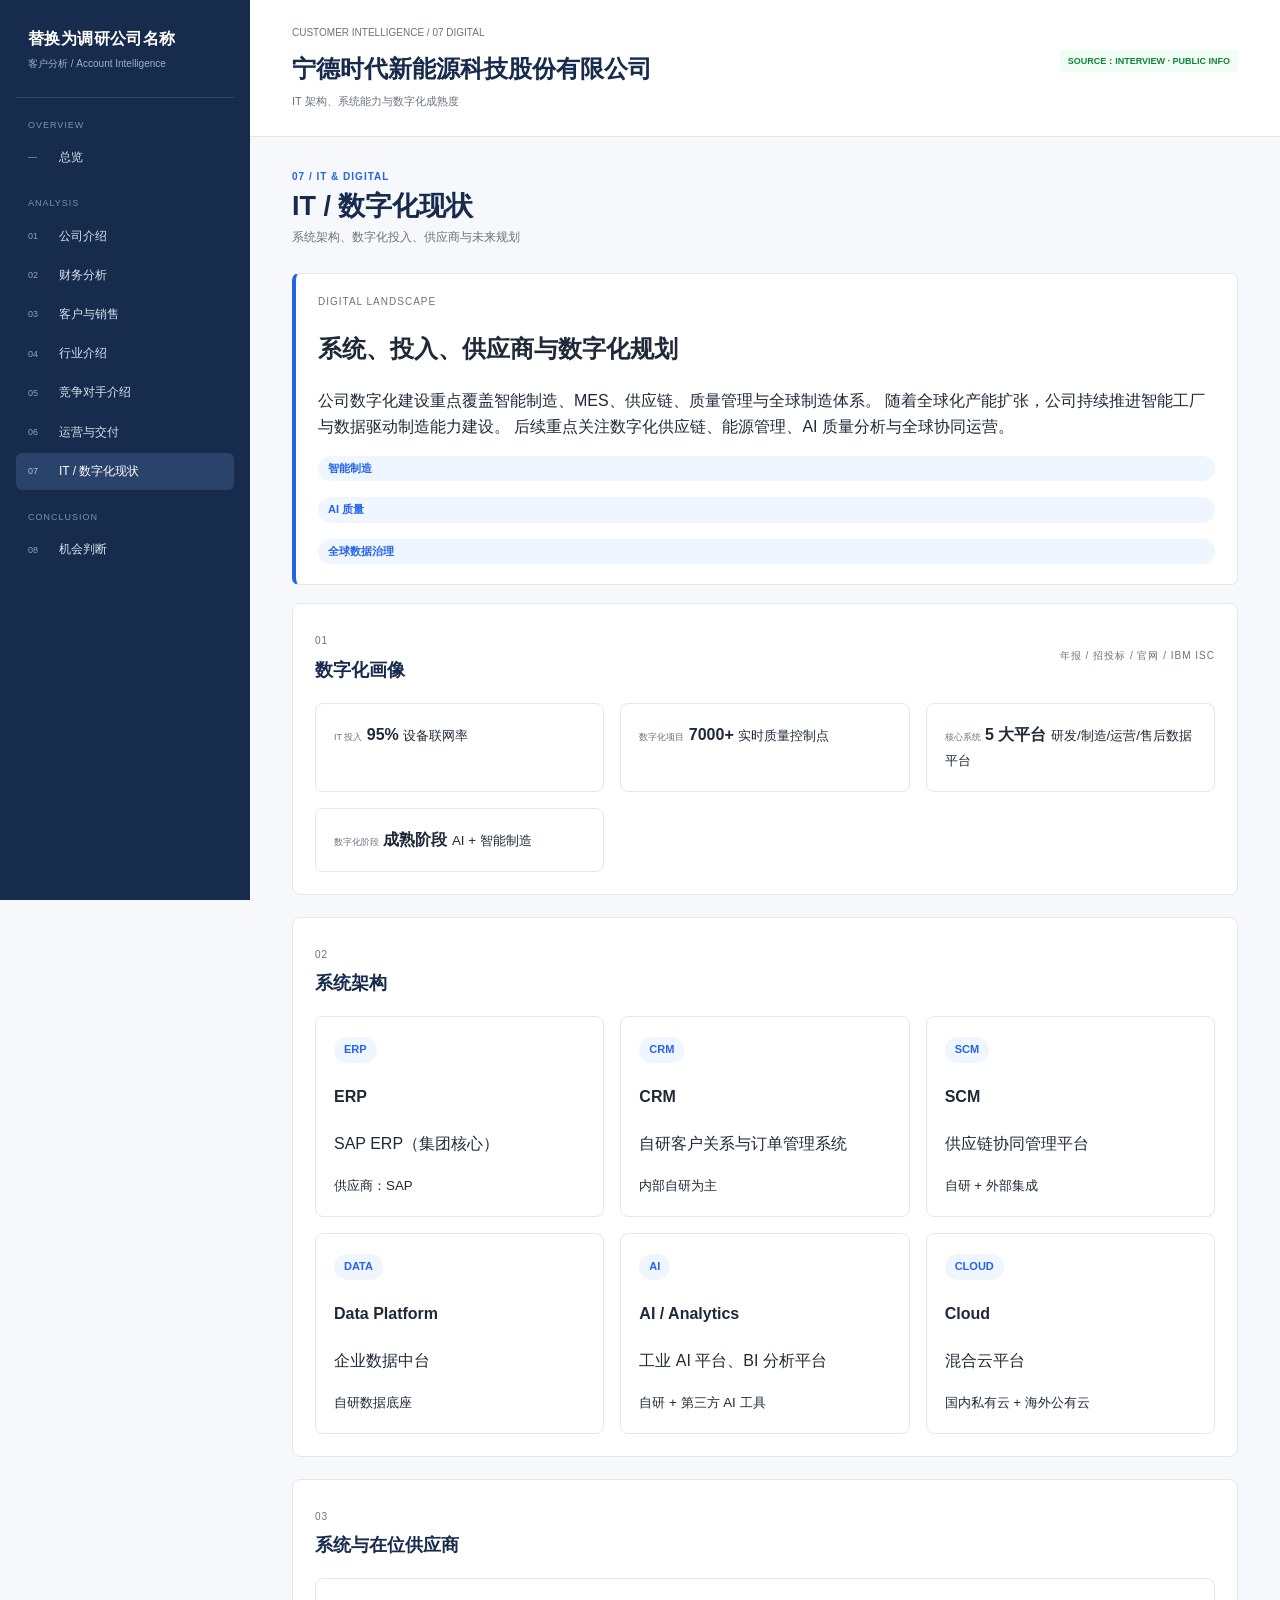
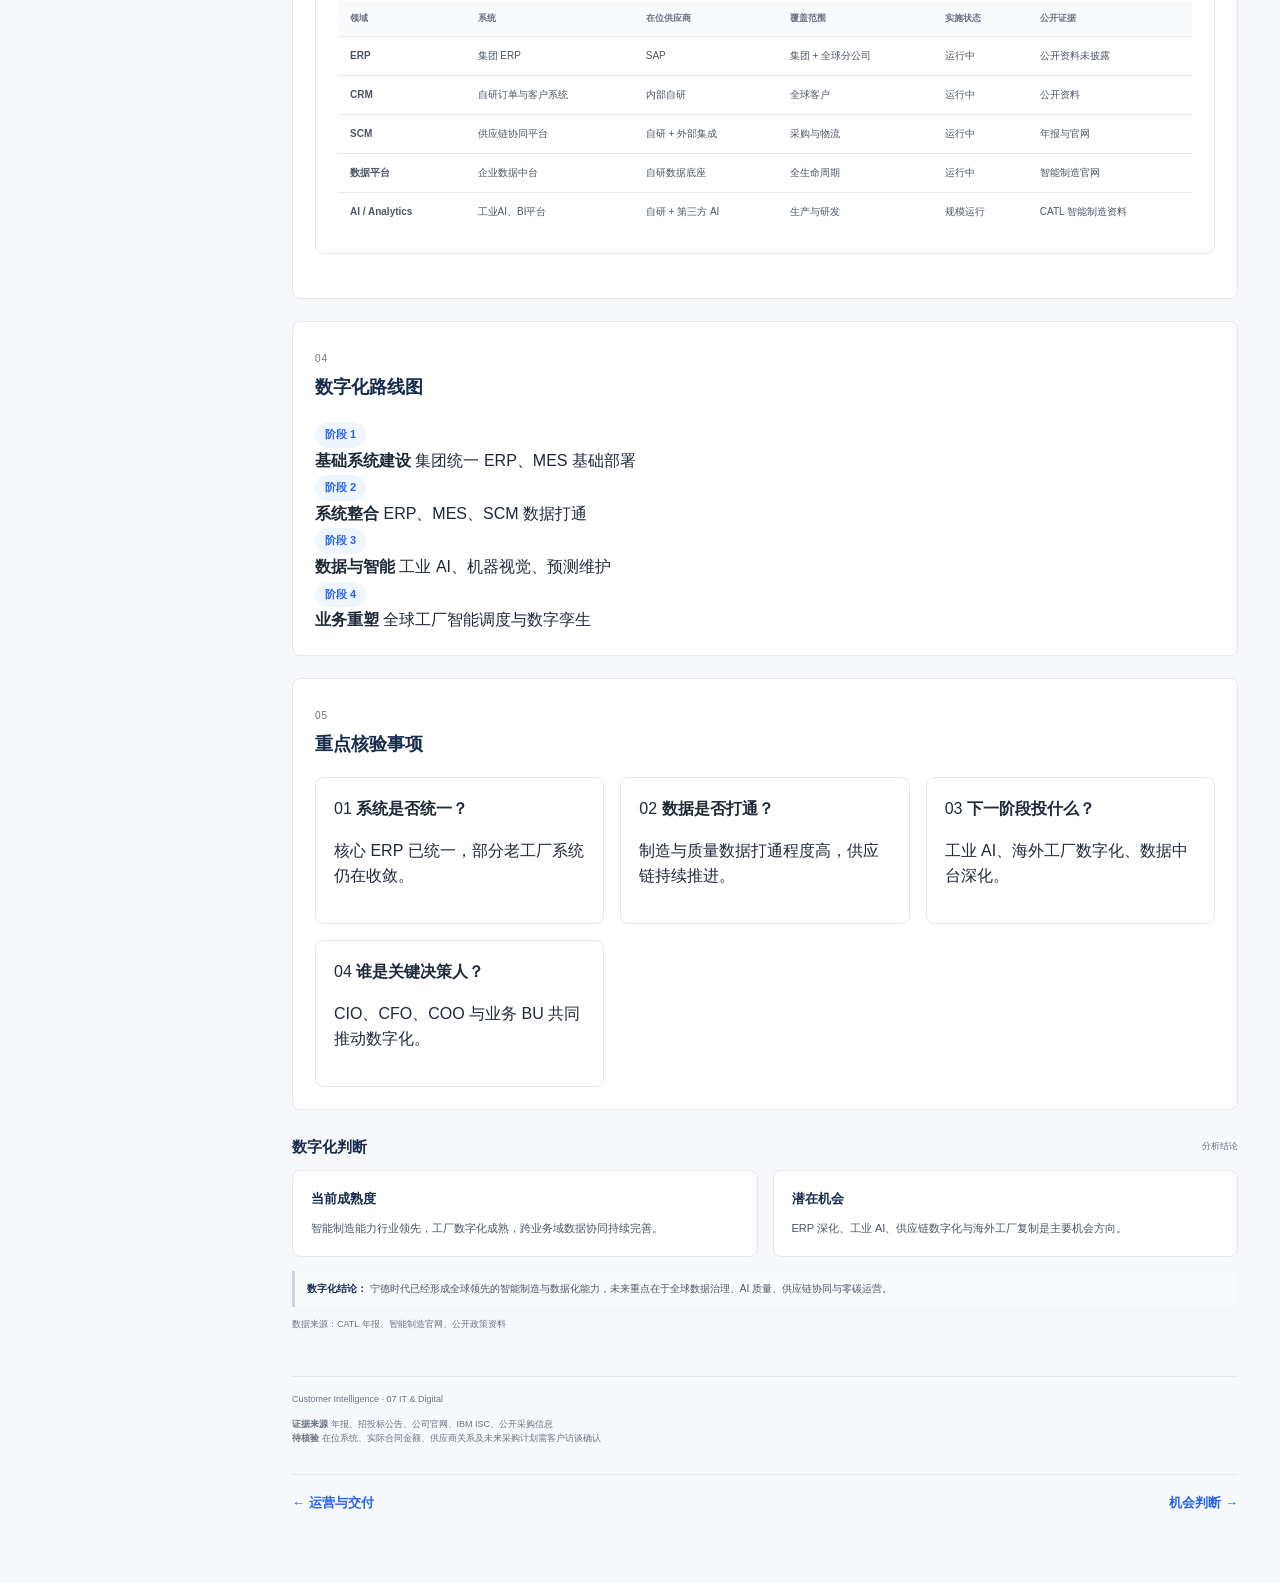
<file: company-research-skill/templates/客户分析/digital.html>
<!DOCTYPE html>
<html lang="zh-CN">
<head>
  <meta charset="UTF-8">
  <meta name="viewport" content="width=device-width, initial-scale=1.0">
  <title>IT / 数字化现状｜客户分析</title>
  <link rel="stylesheet" href="assets/style.css">
</head>

<body>
<div class="app">

  <aside class="sidebar">
    <div class="brand">
      <div class="brand-title"> 替换为调研公司名称 </div>
      <div class="brand-sub"> 客户分析 / Account Intelligence </div>
    </div>
    <div class="nav-group">
      <div class="nav-group-title"> Overview </div>
      <a class="nav-item" href="index.html"><span class="nav-num">—</span> 总览 </a>
    </div>
    <div class="nav-group">
      <div class="nav-group-title"> Analysis </div>
      <a class="nav-item" href="company.html"><span class="nav-num">01</span> 公司介绍 </a>
      <a class="nav-item" href="finance.html"><span class="nav-num">02</span> 财务分析 </a>
      <a class="nav-item" href="customer.html"><span class="nav-num">03</span> 客户与销售 </a>
      <a class="nav-item" href="industry.html"><span class="nav-num">04</span> 行业介绍 </a>
      <a class="nav-item" href="competitor.html"><span class="nav-num">05</span> 竞争对手介绍 </a>
      <a class="nav-item" href="operation.html"><span class="nav-num">06</span> 运营与交付 </a>
      <a class="nav-item active" href="digital.html"><span class="nav-num">07</span> IT / 数字化现状 </a>
    </div>
    <div class="nav-group">
      <div class="nav-group-title"> Conclusion </div>
      <a class="nav-item" href="opportunity.html"><span class="nav-num">08</span> 机会判断 </a>
    </div>
  </aside>

  <main class="main">

    <header class="header">
      <div class="header-inner">
        <div class="breadcrumb"> CUSTOMER INTELLIGENCE / 07 DIGITAL </div>
        <div class="header-row">
          <div>
            <h1 class="company-name">宁德时代新能源科技股份有限公司</h1>
            <div class="company-meta">IT 架构、系统能力与数字化成熟度</div>
          </div>
          <div class="header-status">SOURCE：INTERVIEW · PUBLIC INFO</div>
        </div>
      </div>
    </header>

    <div class="container">

      <div class="page-title">
        <div class="page-number"> 07 / IT & DIGITAL </div>
        <h1> IT / 数字化现状 </h1>
        <div class="page-description"> 系统架构、数字化投入、供应商与未来规划 </div>
      </div>

      <div class="summary">
        <div>
          <div class="section-kicker">DIGITAL LANDSCAPE</div>
          <h2>系统、投入、供应商与数字化规划</h2>
          <p>
            公司数字化建设重点覆盖智能制造、MES、供应链、质量管理与全球制造体系。
            随着全球化产能扩张，公司持续推进智能工厂与数据驱动制造能力建设。
            后续重点关注数字化供应链、能源管理、AI 质量分析与全球协同运营。
          </p>
        </div>

        <div class="summary-tags">
          <span>智能制造</span>
          <span>AI 质量</span>
          <span>全球数据治理</span>
        </div>
      </div>

      <!-- Digital KPIs -->
      <section class="section">
        <div class="section-header">
          <div>
            <span class="section-number">01</span>
            <h3>数字化画像</h3>
          </div>
          <span class="source-tag">年报 / 招投标 / 官网 / IBM ISC</span>
        </div>

        <div class="kpi-grid">

          <div class="kpi-card">
            <span class="kpi-label">IT 投入</span>
            <strong>95%</strong>
            <small>设备联网率</small>
          </div>

          <div class="kpi-card">
            <span class="kpi-label">数字化项目</span>
            <strong>7000+</strong>
            <small>实时质量控制点</small>
          </div>

          <div class="kpi-card">
            <span class="kpi-label">核心系统</span>
            <strong>5 大平台</strong>
            <small>研发/制造/运营/售后数据平台</small>
          </div>

          <div class="kpi-card">
            <span class="kpi-label">数字化阶段</span>
            <strong>成熟阶段</strong>
            <small>AI + 智能制造</small>
          </div>

        </div>
      </section>

      <!-- IT Landscape -->
      <section class="section">
        <div class="section-header">
          <div>
            <span class="section-number">02</span>
            <h3>系统架构</h3>
          </div>
        </div>

        <div class="it-landscape">

          <div class="it-card">
            <div class="it-icon">ERP</div>
            <h4>ERP</h4>
            <p>SAP ERP（集团核心）</p>
            <small>供应商：SAP</small>
          </div>

          <div class="it-card">
            <div class="it-icon">CRM</div>
            <h4>CRM</h4>
            <p>自研客户关系与订单管理系统</p>
            <small>内部自研为主</small>
          </div>

          <div class="it-card">
            <div class="it-icon">SCM</div>
            <h4>SCM</h4>
            <p>供应链协同管理平台</p>
            <small>自研 + 外部集成</small>
          </div>

          <div class="it-card">
            <div class="it-icon">DATA</div>
            <h4>Data Platform</h4>
            <p>企业数据中台</p>
            <small>自研数据底座</small>
          </div>

          <div class="it-card">
            <div class="it-icon">AI</div>
            <h4>AI / Analytics</h4>
            <p>工业 AI 平台、BI 分析平台</p>
            <small>自研 + 第三方 AI 工具</small>
          </div>

          <div class="it-card">
            <div class="it-icon">CLOUD</div>
            <h4>Cloud</h4>
            <p>混合云平台</p>
            <small>国内私有云 + 海外公有云</small>
          </div>

        </div>
      </section>

      <!-- Systems -->
      <section class="section">
        <div class="section-header">
          <div>
            <span class="section-number">03</span>
            <h3>系统与在位供应商</h3>
          </div>
        </div>

        <div class="table-card">
          <table>
            <thead>
              <tr>
                <th>领域</th>
                <th>系统</th>
                <th>在位供应商</th>
                <th>覆盖范围</th>
                <th>实施状态</th>
                <th>公开证据</th>
              </tr>
            </thead>

            <tbody>
              <tr>
                <td><strong>ERP</strong></td>
                 <td>集团 ERP</td>
                 <td>SAP</td>
                 <td>集团 + 全球分公司</td>
                 <td>运行中</td>
                 <td>公开资料未披露</td>
              </tr>

              <tr>
                <td><strong>CRM</strong></td>
                 <td>自研订单与客户系统</td>
                 <td>内部自研</td>
                 <td>全球客户</td>
                 <td>运行中</td>
                 <td>公开资料</td>
              </tr>

              <tr>
                <td><strong>SCM</strong></td>
                 <td>供应链协同平台</td>
                 <td>自研 + 外部集成</td>
                 <td>采购与物流</td>
                 <td>运行中</td>
                 <td>年报与官网</td>
              </tr>

              <tr>
                <td><strong>数据平台</strong></td>
                 <td>企业数据中台</td>
                 <td>自研数据底座</td>
                 <td>全生命周期</td>
                 <td>运行中</td>
                 <td>智能制造官网</td>
              </tr>

              <tr>
                <td><strong>AI / Analytics</strong></td>
                 <td>工业AI、BI平台</td>
                 <td>自研 + 第三方 AI</td>
                 <td>生产与研发</td>
                 <td>规模运行</td>
                 <td>CATL 智能制造资料</td>
              </tr>
            </tbody>
          </table>
        </div>
      </section>

      <!-- Roadmap -->
      <section class="section">
        <div class="section-header">
          <div>
            <span class="section-number">04</span>
            <h3>数字化路线图</h3>
          </div>
        </div>

        <div class="timeline">

          <div class="timeline-item">
            <div class="timeline-year">阶段 1</div>
            <div class="timeline-content">
              <strong>基础系统建设</strong>
               <span>集团统一 ERP、MES 基础部署</span>
            </div>
          </div>

          <div class="timeline-item">
            <div class="timeline-year">阶段 2</div>
            <div class="timeline-content">
              <strong>系统整合</strong>
               <span>ERP、MES、SCM 数据打通</span>
            </div>
          </div>

          <div class="timeline-item">
            <div class="timeline-year">阶段 3</div>
            <div class="timeline-content">
              <strong>数据与智能</strong>
               <span>工业 AI、机器视觉、预测维护</span>
            </div>
          </div>

          <div class="timeline-item">
            <div class="timeline-year">阶段 4</div>
            <div class="timeline-content">
              <strong>业务重塑</strong>
               <span>全球工厂智能调度与数字孪生</span>
            </div>
          </div>

        </div>
      </section>

      <!-- Questions -->
      <section class="section">
        <div class="section-header">
          <div>
            <span class="section-number">05</span>
            <h3>重点核验事项</h3>
          </div>
        </div>

        <div class="question-grid">

          <div class="question-card">
            <span>01</span>
            <strong>系统是否统一？</strong>
             <p>核心 ERP 已统一，部分老工厂系统仍在收敛。</p>
          </div>

          <div class="question-card">
            <span>02</span>
            <strong>数据是否打通？</strong>
             <p>制造与质量数据打通程度高，供应链持续推进。</p>
          </div>

          <div class="question-card">
            <span>03</span>
            <strong>下一阶段投什么？</strong>
             <p>工业 AI、海外工厂数字化、数据中台深化。</p>
          </div>

          <div class="question-card">
            <span>04</span>
            <strong>谁是关键决策人？</strong>
             <p>CIO、CFO、COO 与业务 BU 共同推动数字化。</p>
          </div>

        </div>
      </section>

      <div class="content-section">
        <div class="section-heading">
          <h2> 数字化判断 </h2>
          <div class="section-source"> 分析结论 </div>
        </div>

        <div class="grid-2">
          <div class="card">
            <div class="card-title"> 当前成熟度 </div>
            <p>智能制造能力行业领先，工厂数字化成熟，跨业务域数据协同持续完善。</p>
          </div>

          <div class="card">
            <div class="card-title"> 潜在机会 </div>
            <p>ERP 深化、工业 AI、供应链数字化与海外工厂复制是主要机会方向。</p>
          </div>
        </div>
      </div>

      <div class="evidence"> <strong>数字化结论：</strong> 宁德时代已经形成全球领先的智能制造与数据化能力，未来重点在于全球数据治理、AI 质量、供应链协同与零碳运营。 </div>

      <div class="sources"> 数据来源：CATL 年报、智能制造官网、公开政策资料 </div>

      <div class="footer"> Customer Intelligence · 07 IT & Digital </div>

      <section class="sources">
        <div>
          <strong>证据来源</strong>
          <span>年报、招投标公告、公司官网、IBM ISC、公开采购信息</span>
        </div>

        <div>
          <strong>待核验</strong>
          <span>在位系统、实际合同金额、供应商关系及未来采购计划需客户访谈确认</span>
        </div>
      </section>

      <div class="page-nav">
        <a href="operation.html">← 运营与交付</a>
        <a href="opportunity.html">机会判断 →</a>
      </div>

    </div>
  </main>
</div>
</body>
</html>
</file>
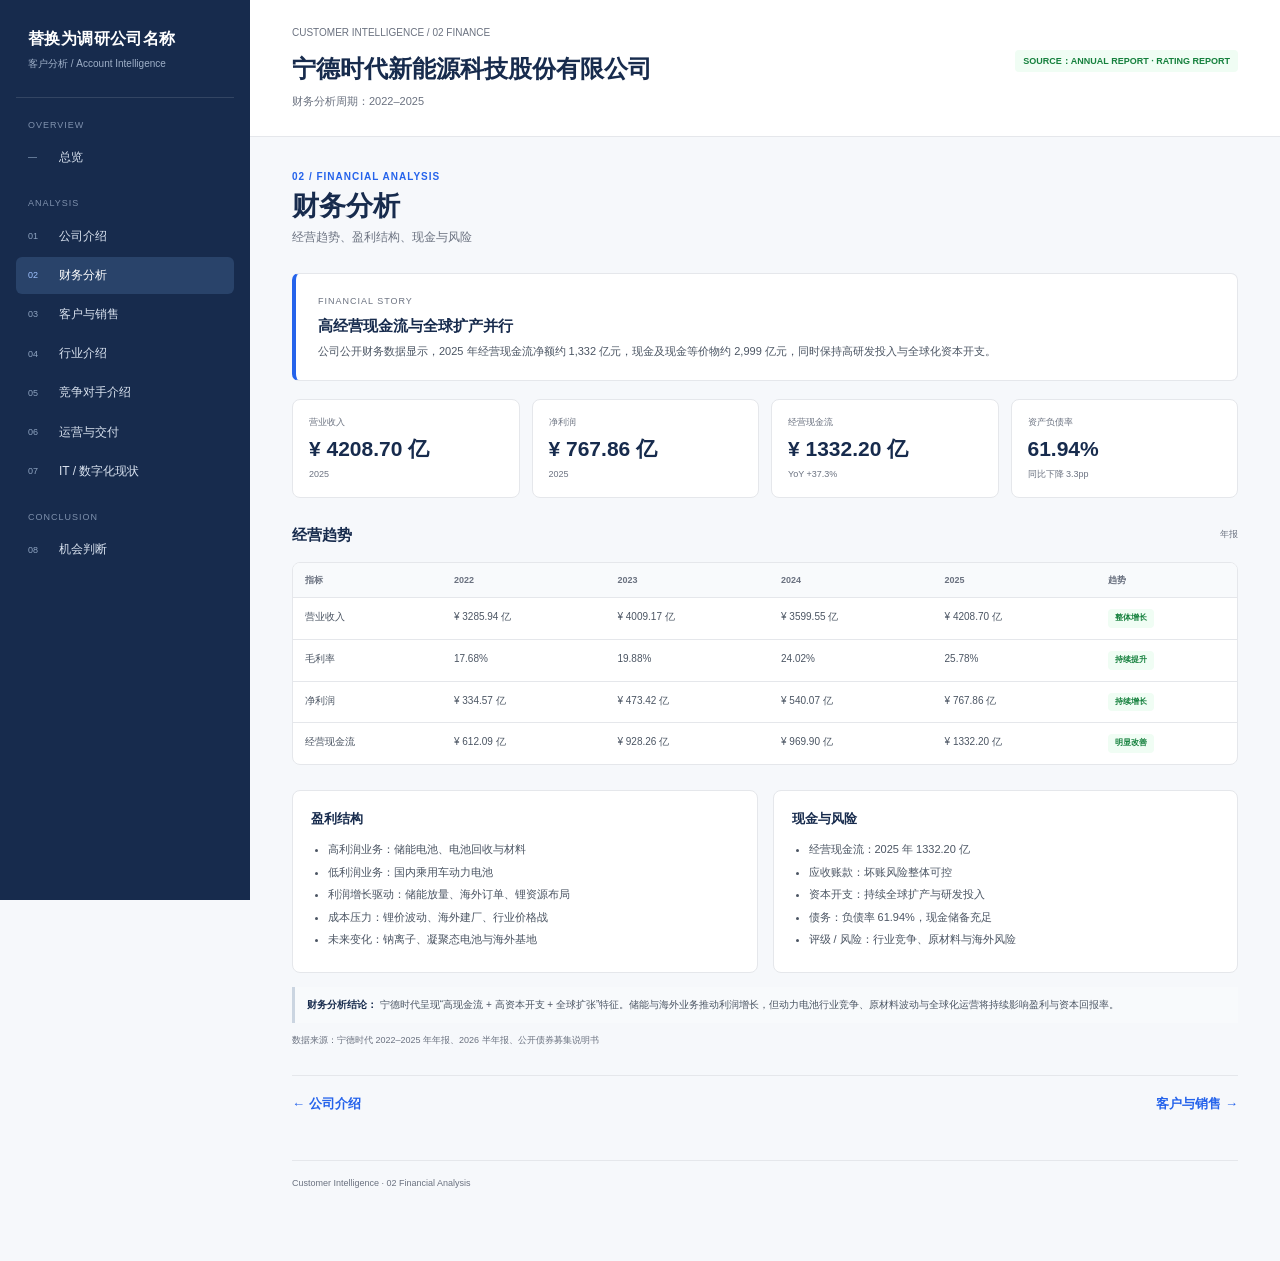
<file: company-research-skill/templates/客户分析/finance.html>
<!DOCTYPE html>
<html lang="zh-CN">

<head>
    <meta charset="UTF-8">
    <meta name="viewport" content="width=device-width, initial-scale=1.0">
    <title>客户分析｜财务分析</title>
    <link rel="stylesheet" href="assets/style.css">
</head>

<body>
    <div class="app">
        <aside class="sidebar">
            <div class="brand">
                <div class="brand-title"> 替换为调研公司名称 </div>
                <div class="brand-sub"> 客户分析 / Account Intelligence </div>
            </div>
            <div class="nav-group">
                <div class="nav-group-title"> Overview </div> <a class="nav-item" href="index.html"> <span
                        class="nav-num">—</span> 总览 </a>
            </div>
            <div class="nav-group">
                <div class="nav-group-title"> Analysis </div> <a class="nav-item" href="company.html"> <span
                        class="nav-num">01</span> 公司介绍 </a> <a class="nav-item active" href="finance.html"> <span
                        class="nav-num">02</span> 财务分析 </a> <a class="nav-item" href="customer.html"> <span
                        class="nav-num">03</span> 客户与销售 </a> <a class="nav-item" href="industry.html"> <span
                        class="nav-num">04</span> 行业介绍 </a> <a class="nav-item" href="competitor.html"> <span
                        class="nav-num">05</span> 竞争对手介绍 </a> <a class="nav-item" href="operation.html"> <span
                        class="nav-num">06</span> 运营与交付 </a> <a class="nav-item" href="digital.html"> <span
                        class="nav-num">07</span> IT / 数字化现状 </a>
            </div>
            <div class="nav-group">
                <div class="nav-group-title"> Conclusion </div> <a class="nav-item" href="opportunity.html"> <span
                        class="nav-num">08</span> 机会判断 </a>
            </div>
        </aside>
        <main class="main">
            <header class="header">
                <div class="header-inner">
                    <div class="breadcrumb"> CUSTOMER INTELLIGENCE / 02 FINANCE </div>
                    <div class="header-row">
                        <div>
                            <h1 class="company-name"> 宁德时代新能源科技股份有限公司 </h1>
                            <div class="company-meta"> 财务分析周期：2022–2025 </div>
                        </div>
                        <div class="header-status"> SOURCE：ANNUAL REPORT · RATING REPORT </div>
                    </div>
                </div>
            </header>
            <div class="container">
                <div class="page-title">
                    <div class="page-number"> 02 / FINANCIAL ANALYSIS </div>
                    <h1> 财务分析 </h1>
                    <div class="page-description"> 经营趋势、盈利结构、现金与风险 </div>
                </div>
                <div class="summary">
                    <div class="summary-label"> FINANCIAL STORY </div>
                    <div class="summary-title"> 高经营现金流与全球扩产并行 </div>
                    <div class="summary-text"> 公司公开财务数据显示，2025 年经营现金流净额约 1,332 亿元，现金及现金等价物约 2,999 亿元，同时保持高研发投入与全球化资本开支。 </div>
                </div>
                <div class="grid-4">
                    <div class="kpi">
                        <div class="kpi-label">营业收入</div>
                        <div class="kpi-value">¥ 4208.70 亿</div>
                        <div class="kpi-note">2025</div>
                    </div>
                    <div class="kpi">
                        <div class="kpi-label">净利润</div>
                        <div class="kpi-value">¥ 767.86 亿</div>
                        <div class="kpi-note">2025</div>
                    </div>
                    <div class="kpi">
                        <div class="kpi-label">经营现金流</div>
                        <div class="kpi-value">¥ 1332.20 亿</div>
                        <div class="kpi-note">YoY +37.3%</div>
                    </div>
                    <div class="kpi">
                        <div class="kpi-label">资产负债率</div>
                        <div class="kpi-value">61.94%</div>
                        <div class="kpi-note">同比下降 3.3pp</div>
                    </div>
                </div>
                <div class="content-section">
                    <div class="section-heading">
                        <h2>经营趋势</h2>
                        <div class="section-source">年报</div>
                    </div>
                    <div class="table-box">
                        <table>
                            <thead>
                                <tr>
                                    <th>指标</th>
                                    <th>2022</th>
                                    <th>2023</th>
                                    <th>2024</th>
                                    <th>2025</th>
                                    <th>趋势</th>
                                </tr>
                            </thead>
                            <tbody>
                                <tr>
                                    <td>营业收入</td>
                                    <td>¥ 3285.94 亿</td>
                                    <td>¥ 4009.17 亿</td>
                                    <td>¥ 3599.55 亿</td>
                                    <td>¥ 4208.70 亿</td>
                                    <td><span class="tag tag-green">整体增长</span></td>
                                </tr>
                                <tr>
                                    <td>毛利率</td>
                                    <td>17.68%</td>
                                    <td>19.88%</td>
                                    <td>24.02%</td>
                                    <td>25.78%</td>
                                    <td><span class="tag tag-green">持续提升</span></td>
                                </tr>
                                <tr>
                                    <td>净利润</td>
                                    <td>¥ 334.57 亿</td>
                                    <td>¥ 473.42 亿</td>
                                    <td>¥ 540.07 亿</td>
                                    <td>¥ 767.86 亿</td>
                                    <td><span class="tag tag-green">持续增长</span></td>
                                </tr>
                                <tr>
                                    <td>经营现金流</td>
                                    <td>¥ 612.09 亿</td>
                                    <td>¥ 928.26 亿</td>
                                    <td>¥ 969.90 亿</td>
                                    <td>¥ 1332.20 亿</td>
                                    <td><span class="tag tag-green">明显改善</span></td>
                                </tr>
                            </tbody>
                        </table>
                    </div>
                </div>
                <div class="grid-2 content-section">
                    <div class="card">
                        <div class="card-title"> 盈利结构 </div>
                        <ul>
                            <li>高利润业务：储能电池、电池回收与材料</li>
                            <li>低利润业务：国内乘用车动力电池</li>
                            <li>利润增长驱动：储能放量、海外订单、锂资源布局</li>
                            <li>成本压力：锂价波动、海外建厂、行业价格战</li>
                            <li>未来变化：钠离子、凝聚态电池与海外基地</li>
                        </ul>
                    </div>
                    <div class="card">
                        <div class="card-title"> 现金与风险 </div>
                        <ul>
                            <li>经营现金流：2025 年 1332.20 亿</li>
                            <li>应收账款：坏账风险整体可控</li>
                            <li>资本开支：持续全球扩产与研发投入</li>
                            <li>债务：负债率 61.94%，现金储备充足</li>
                            <li>评级 / 风险：行业竞争、原材料与海外风险</li>
                        </ul>
                    </div>
                </div>
                <div class="evidence"> <strong>财务分析结论：</strong> 宁德时代呈现“高现金流 + 高资本开支 + 全球扩张”特征。储能与海外业务推动利润增长，但动力电池行业竞争、原材料波动与全球化运营将持续影响盈利与资本回报率。 </div>
                <div class="sources"> 数据来源：宁德时代 2022–2025 年年报、2026 半年报、公开债券募集说明书 </div>
                <div class="page-nav">
                    <a href="company.html">← 公司介绍</a>
                    <a href="customer.html">客户与销售 →</a>
                </div>

                <div class="footer"> Customer Intelligence · 02 Financial Analysis </div>
            </div>
        </main>
    </div>
</body>

</html>
</file>
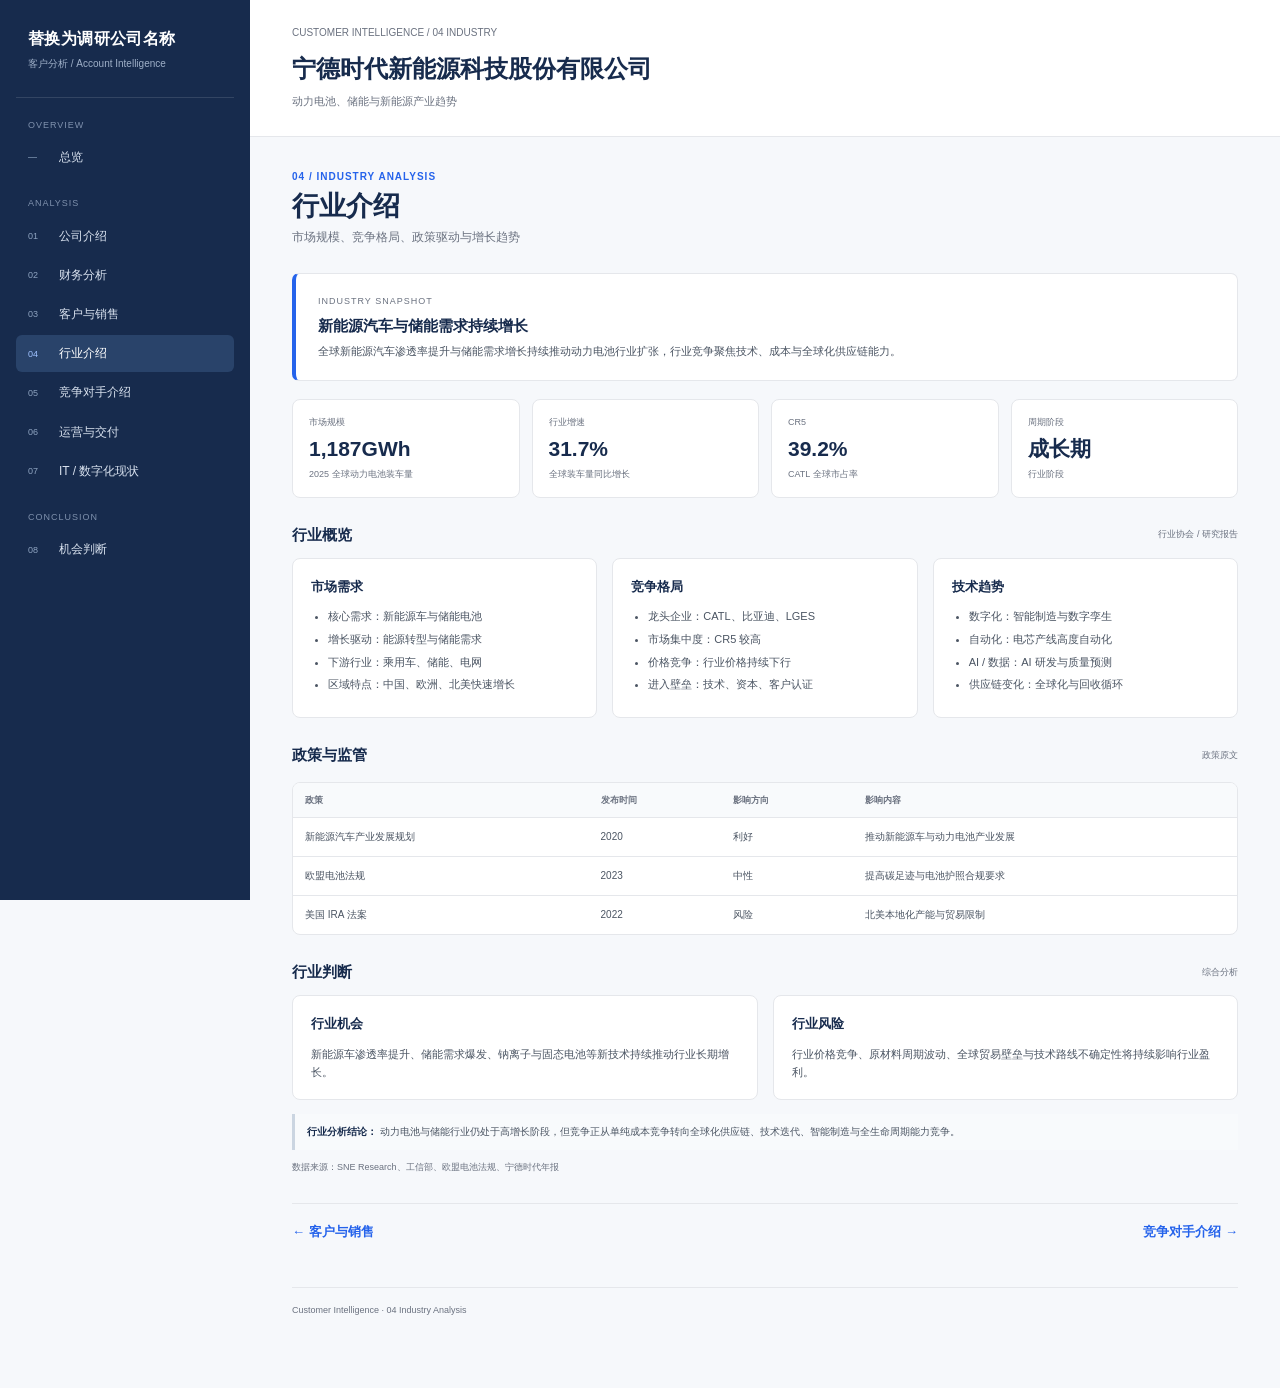
<file: company-research-skill/templates/客户分析/industry.html>
<!DOCTYPE html>
<html lang="zh-CN">
<head>
    <meta charset="UTF-8">
    <meta name="viewport" content="width=device-width, initial-scale=1.0">
    <title>客户分析｜行业介绍</title>
    <link rel="stylesheet" href="assets/style.css">
</head>
<body>
    <div class="app">
        <aside class="sidebar">
            <div class="brand">
                <div class="brand-title"> 替换为调研公司名称 </div>
                <div class="brand-sub"> 客户分析 / Account Intelligence </div>
            </div>
            <div class="nav-group">
                <div class="nav-group-title"> Overview </div>
                <a class="nav-item" href="index.html"><span class="nav-num">—</span> 总览 </a>
            </div>
            <div class="nav-group">
                <div class="nav-group-title"> Analysis </div>
                <a class="nav-item" href="company.html"><span class="nav-num">01</span> 公司介绍 </a>
                <a class="nav-item" href="finance.html"><span class="nav-num">02</span> 财务分析 </a>
                <a class="nav-item" href="customer.html"><span class="nav-num">03</span> 客户与销售 </a>
                <a class="nav-item active" href="industry.html"><span class="nav-num">04</span> 行业介绍 </a>
                <a class="nav-item" href="competitor.html"><span class="nav-num">05</span> 竞争对手介绍 </a>
                <a class="nav-item" href="operation.html"><span class="nav-num">06</span> 运营与交付 </a>
                <a class="nav-item" href="digital.html"><span class="nav-num">07</span> IT / 数字化现状 </a>
            </div>
            <div class="nav-group">
                <div class="nav-group-title"> Conclusion </div>
                <a class="nav-item" href="opportunity.html"><span class="nav-num">08</span> 机会判断 </a>
            </div>
        </aside>
        <main class="main">
            <header class="header">
                <div class="header-inner">
                    <div class="breadcrumb"> CUSTOMER INTELLIGENCE / 04 INDUSTRY </div>
                    <div class="header-row">
                        <div>
                            <h1 class="company-name"> 宁德时代新能源科技股份有限公司 </h1>
                            <div class="company-meta"> 动力电池、储能与新能源产业趋势 </div>
                        </div>
                    </div>
                </div>
            </header>
            <div class="container">
                <div class="page-title">
                    <div class="page-number"> 04 / INDUSTRY ANALYSIS </div>
                    <h1> 行业介绍 </h1>
                    <div class="page-description"> 市场规模、竞争格局、政策驱动与增长趋势 </div>
                </div>
                <div class="summary">
                    <div class="summary-label"> INDUSTRY SNAPSHOT </div>
                    <div class="summary-title"> 新能源汽车与储能需求持续增长 </div>
                    <div class="summary-text"> 全球新能源汽车渗透率提升与储能需求增长持续推动动力电池行业扩张，行业竞争聚焦技术、成本与全球化供应链能力。 </div>
                </div>

                <div class="grid-4">
                    <div class="kpi">
                        <div class="kpi-label">市场规模</div>
                        <div class="kpi-value">1,187GWh</div>
                        <div class="kpi-note">2025 全球动力电池装车量</div>
                    </div>
                    <div class="kpi">
                        <div class="kpi-label">行业增速</div>
                        <div class="kpi-value">31.7%</div>
                        <div class="kpi-note">全球装车量同比增长</div>
                    </div>
                    <div class="kpi">
                        <div class="kpi-label">CR5</div>
                        <div class="kpi-value">39.2%</div>
                        <div class="kpi-note">CATL 全球市占率</div>
                    </div>
                    <div class="kpi">
                        <div class="kpi-label">周期阶段</div>
                        <div class="kpi-value">成长期</div>
                        <div class="kpi-note">行业阶段</div>
                    </div>
                </div>

                <div class="content-section">
                    <div class="section-heading">
                        <h2> 行业概览 </h2>
                        <div class="section-source"> 行业协会 / 研究报告 </div>
                    </div>

                    <div class="grid-3">
                        <div class="card">
                            <div class="card-title"> 市场需求 </div>
                            <ul>
                                <li>核心需求：新能源车与储能电池</li>
                                <li>增长驱动：能源转型与储能需求</li>
                                <li>下游行业：乘用车、储能、电网</li>
                                <li>区域特点：中国、欧洲、北美快速增长</li>
                            </ul>
                        </div>

                        <div class="card">
                            <div class="card-title"> 竞争格局 </div>
                            <ul>
                                <li>龙头企业：CATL、比亚迪、LGES</li>
                                <li>市场集中度：CR5 较高</li>
                                <li>价格竞争：行业价格持续下行</li>
                                <li>进入壁垒：技术、资本、客户认证</li>
                            </ul>
                        </div>

                        <div class="card">
                            <div class="card-title"> 技术趋势 </div>
                            <ul>
                                <li>数字化：智能制造与数字孪生</li>
                                <li>自动化：电芯产线高度自动化</li>
                                <li>AI / 数据：AI 研发与质量预测</li>
                                <li>供应链变化：全球化与回收循环</li>
                            </ul>
                        </div>
                    </div>
                </div>

                <div class="content-section">
                    <div class="section-heading">
                        <h2> 政策与监管 </h2>
                        <div class="section-source"> 政策原文 </div>
                    </div>

                    <div class="table-box">
                        <table>
                            <thead>
                                <tr>
                                    <th>政策</th>
                                    <th>发布时间</th>
                                    <th>影响方向</th>
                                    <th>影响内容</th>
                                </tr>
                            </thead>
                            <tbody>
                                <tr>
                                    <td>新能源汽车产业发展规划</td>
                                    <td>2020</td>
                                    <td>利好</td>
                                    <td>推动新能源车与动力电池产业发展</td>
                                </tr>
                                <tr>
                                    <td>欧盟电池法规</td>
                                    <td>2023</td>
                                    <td>中性</td>
                                    <td>提高碳足迹与电池护照合规要求</td>
                                </tr>
                                <tr>
                                    <td>美国 IRA 法案</td>
                                    <td>2022</td>
                                    <td>风险</td>
                                    <td>北美本地化产能与贸易限制</td>
                                </tr>
                            </tbody>
                        </table>
                    </div>
                </div>

                <div class="content-section">
                    <div class="section-heading">
                        <h2> 行业判断 </h2>
                        <div class="section-source"> 综合分析 </div>
                    </div>

                    <div class="grid-2">
                        <div class="card">
                            <div class="card-title"> 行业机会 </div>
                            <p>新能源车渗透率提升、储能需求爆发、钠离子与固态电池等新技术持续推动行业长期增长。</p>
                        </div>

                        <div class="card">
                            <div class="card-title"> 行业风险 </div>
                            <p>行业价格竞争、原材料周期波动、全球贸易壁垒与技术路线不确定性将持续影响行业盈利。</p>
                        </div>
                    </div>
                </div>

                <div class="evidence"> <strong>行业分析结论：</strong> 动力电池与储能行业仍处于高增长阶段，但竞争正从单纯成本竞争转向全球化供应链、技术迭代、智能制造与全生命周期能力竞争。 </div>

                <div class="sources"> 数据来源：SNE Research、工信部、欧盟电池法规、宁德时代年报 </div>

                <div class="page-nav">
                    <a href="customer.html">← 客户与销售</a>
                    <a href="competitor.html">竞争对手介绍 →</a>
                </div>

                <div class="footer"> Customer Intelligence · 04 Industry Analysis </div>
            </div>
        </main>
    </div>
</body>
</html>
</file>
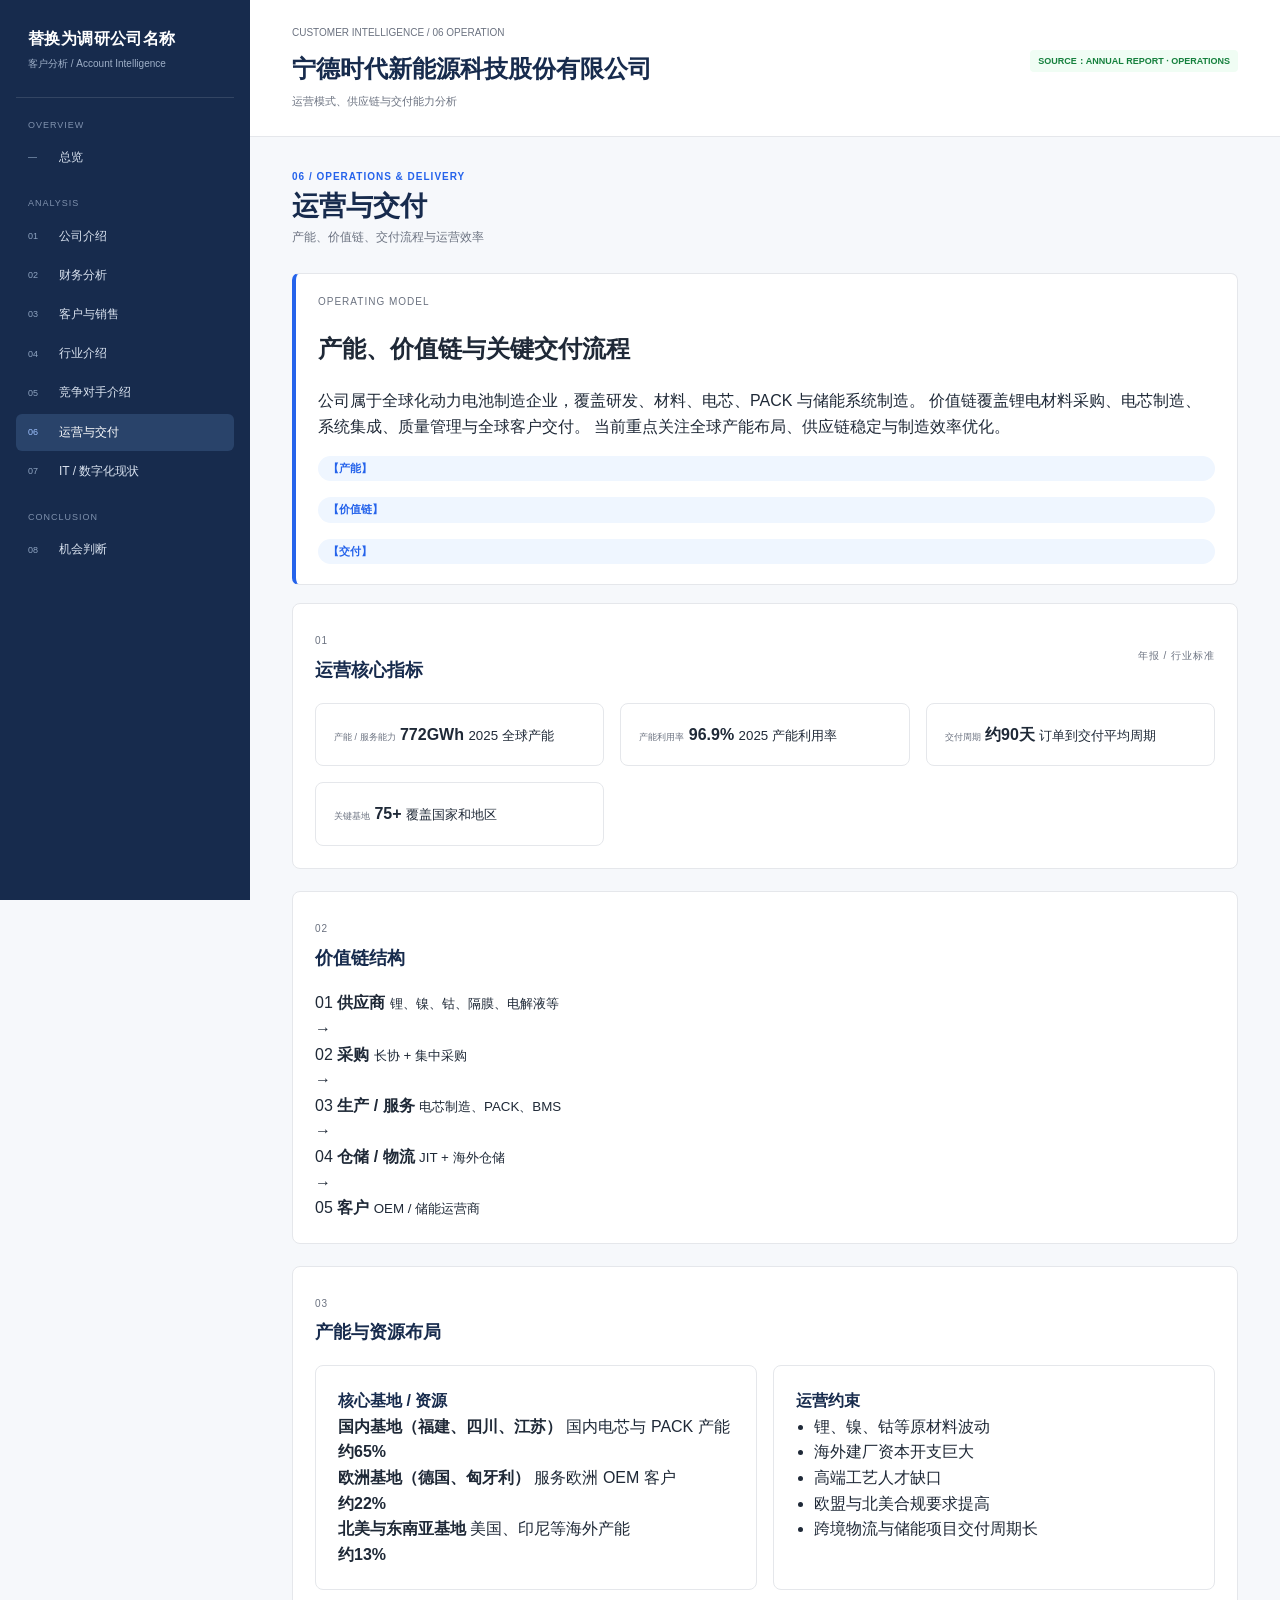
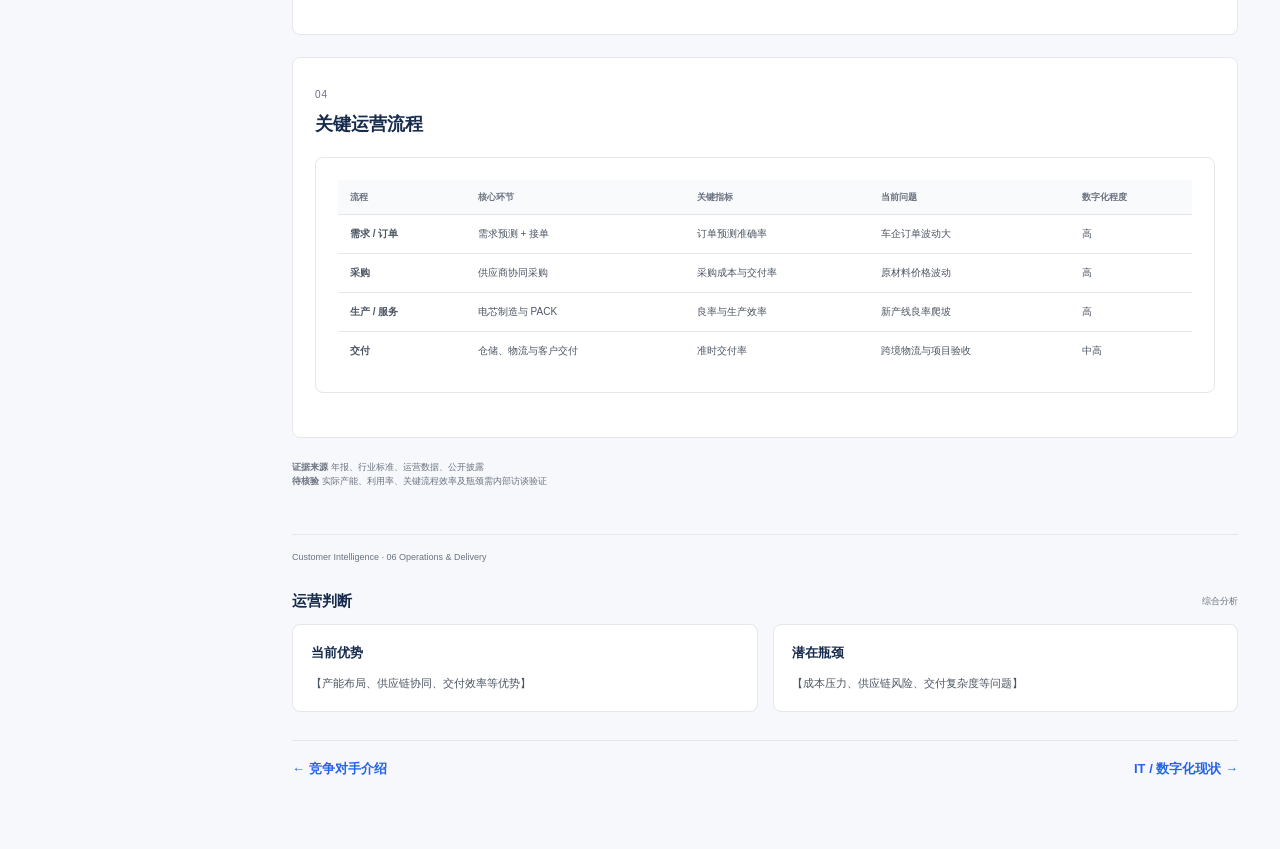
<file: company-research-skill/templates/客户分析/operation.html>
<!DOCTYPE html>
<html lang="zh-CN">
<head>
  <meta charset="UTF-8">
  <meta name="viewport" content="width=device-width, initial-scale=1.0">
  <title>运营与交付｜客户分析</title>
  <link rel="stylesheet" href="assets/style.css">
</head>

<body>
<div class="app">

  <aside class="sidebar">
    <div class="brand">
      <div class="brand-title"> 替换为调研公司名称 </div>
      <div class="brand-sub"> 客户分析 / Account Intelligence </div>
    </div>
    <div class="nav-group">
      <div class="nav-group-title"> Overview </div>
      <a class="nav-item" href="index.html"><span class="nav-num">—</span> 总览 </a>
    </div>
    <div class="nav-group">
      <div class="nav-group-title"> Analysis </div>
      <a class="nav-item" href="company.html"><span class="nav-num">01</span> 公司介绍 </a>
      <a class="nav-item" href="finance.html"><span class="nav-num">02</span> 财务分析 </a>
      <a class="nav-item" href="customer.html"><span class="nav-num">03</span> 客户与销售 </a>
      <a class="nav-item" href="industry.html"><span class="nav-num">04</span> 行业介绍 </a>
      <a class="nav-item" href="competitor.html"><span class="nav-num">05</span> 竞争对手介绍 </a>
      <a class="nav-item active" href="operation.html"><span class="nav-num">06</span> 运营与交付 </a>
      <a class="nav-item" href="digital.html"><span class="nav-num">07</span> IT / 数字化现状 </a>
    </div>
    <div class="nav-group">
      <div class="nav-group-title"> Conclusion </div>
      <a class="nav-item" href="opportunity.html"><span class="nav-num">08</span> 机会判断 </a>
    </div>
  </aside>

  <main class="main">

    <header class="header">
      <div class="header-inner">
        <div class="breadcrumb"> CUSTOMER INTELLIGENCE / 06 OPERATION </div>
        <div class="header-row">
          <div>
            <h1 class="company-name">宁德时代新能源科技股份有限公司</h1>
            <div class="company-meta">运营模式、供应链与交付能力分析</div>
          </div>
          <div class="header-status">SOURCE：ANNUAL REPORT · OPERATIONS</div>
        </div>
      </div>
    </header>

    <div class="container">

      <div class="page-title">
        <div class="page-number"> 06 / OPERATIONS & DELIVERY </div>
        <h1> 运营与交付 </h1>
        <div class="page-description"> 产能、价值链、交付流程与运营效率 </div>
      </div>

      <div class="summary">
        <div>
          <div class="section-kicker">OPERATING MODEL</div>
          <h2>产能、价值链与关键交付流程</h2>
          <p>
            公司属于全球化动力电池制造企业，覆盖研发、材料、电芯、PACK 与储能系统制造。
            价值链覆盖锂电材料采购、电芯制造、系统集成、质量管理与全球客户交付。
            当前重点关注全球产能布局、供应链稳定与制造效率优化。
          </p>
        </div>

        <div class="summary-tags">
          <span>【产能】</span>
          <span>【价值链】</span>
          <span>【交付】</span>
        </div>
      </div>

      <!-- KPI -->
      <section class="section">
        <div class="section-header">
          <div>
            <span class="section-number">01</span>
            <h3>运营核心指标</h3>
          </div>
          <span class="source-tag">年报 / 行业标准</span>
        </div>

        <div class="kpi-grid">

          <div class="kpi-card">
            <span class="kpi-label">产能 / 服务能力</span>
            <strong>772GWh</strong>
            <small>2025 全球产能</small>
          </div>

          <div class="kpi-card">
            <span class="kpi-label">产能利用率</span>
            <strong>96.9%</strong>
            <small>2025 产能利用率</small>
          </div>

          <div class="kpi-card">
            <span class="kpi-label">交付周期</span>
            <strong>约90天</strong>
            <small>订单到交付平均周期</small>
          </div>

          <div class="kpi-card">
            <span class="kpi-label">关键基地</span>
            <strong>75+</strong>
            <small>覆盖国家和地区</small>
          </div>

        </div>
      </section>

      <!-- Value Chain -->
      <section class="section">
        <div class="section-header">
          <div>
            <span class="section-number">02</span>
            <h3>价值链结构</h3>
          </div>
        </div>

        <div class="value-chain">

          <div class="chain-step">
            <span>01</span>
            <strong>供应商</strong>
            <small>锂、镍、钴、隔膜、电解液等</small>
          </div>

          <div class="chain-arrow">→</div>

          <div class="chain-step">
            <span>02</span>
            <strong>采购</strong>
            <small>长协 + 集中采购</small>
          </div>

          <div class="chain-arrow">→</div>

          <div class="chain-step">
            <span>03</span>
            <strong>生产 / 服务</strong>
            <small>电芯制造、PACK、BMS</small>
          </div>

          <div class="chain-arrow">→</div>

          <div class="chain-step">
            <span>04</span>
            <strong>仓储 / 物流</strong>
            <small>JIT + 海外仓储</small>
          </div>

          <div class="chain-arrow">→</div>

          <div class="chain-step">
            <span>05</span>
            <strong>客户</strong>
            <small>OEM / 储能运营商</small>
          </div>

        </div>
      </section>

      <!-- Capacity -->
      <section class="section">
        <div class="section-header">
          <div>
            <span class="section-number">03</span>
            <h3>产能与资源布局</h3>
          </div>
        </div>

        <div class="two-column">

          <div class="panel">
            <div class="panel-title">核心基地 / 资源</div>

            <div class="resource-item">
              <div>
                <strong>国内基地（福建、四川、江苏）</strong>
                <span>国内电芯与 PACK 产能</span>
              </div>
              <b>约65%</b>
            </div>

            <div class="resource-item">
              <div>
                <strong>欧洲基地（德国、匈牙利）</strong>
                <span>服务欧洲 OEM 客户</span>
              </div>
              <b>约22%</b>
            </div>

            <div class="resource-item">
              <div>
                <strong>北美与东南亚基地</strong>
                <span>美国、印尼等海外产能</span>
              </div>
              <b>约13%</b>
            </div>
          </div>

          <div class="panel">
            <div class="panel-title">运营约束</div>

            <ul class="clean-list">
              <li>锂、镍、钴等原材料波动</li>
              <li>海外建厂资本开支巨大</li>
              <li>高端工艺人才缺口</li>
              <li>欧盟与北美合规要求提高</li>
              <li>跨境物流与储能项目交付周期长</li>
            </ul>
          </div>

        </div>
      </section>

      <!-- Processes -->
      <section class="section">
        <div class="section-header">
          <div>
            <span class="section-number">04</span>
            <h3>关键运营流程</h3>
          </div>
        </div>

        <div class="table-card">
          <table>
            <thead>
              <tr>
                <th>流程</th>
                <th>核心环节</th>
                <th>关键指标</th>
                <th>当前问题</th>
                <th>数字化程度</th>
              </tr>
            </thead>

            <tbody>
              <tr>
                <td><strong>需求 / 订单</strong></td>
                <td>需求预测 + 接单</td>
                <td>订单预测准确率</td>
                <td>车企订单波动大</td>
                <td>高</td>
              </tr>

              <tr>
                <td><strong>采购</strong></td>
                <td>供应商协同采购</td>
                <td>采购成本与交付率</td>
                <td>原材料价格波动</td>
                <td>高</td>
              </tr>

              <tr>
                <td><strong>生产 / 服务</strong></td>
                <td>电芯制造与 PACK</td>
                <td>良率与生产效率</td>
                <td>新产线良率爬坡</td>
                <td>高</td>
              </tr>

              <tr>
                <td><strong>交付</strong></td>
                <td>仓储、物流与客户交付</td>
                <td>准时交付率</td>
                <td>跨境物流与项目验收</td>
                <td>中高</td>
              </tr>
            </tbody>
          </table>
        </div>
      </section>

      <section class="sources">
        <div>
          <strong>证据来源</strong>
          <span>年报、行业标准、运营数据、公开披露</span>
        </div>

        <div>
          <strong>待核验</strong>
          <span>实际产能、利用率、关键流程效率及瓶颈需内部访谈验证</span>
        </div>
      </section>

      <div class="footer"> Customer Intelligence · 06 Operations & Delivery </div>

      <div class="content-section">
        <div class="section-heading">
          <h2> 运营判断 </h2>
          <div class="section-source"> 综合分析 </div>
        </div>

        <div class="grid-2">
          <div class="card">
            <div class="card-title"> 当前优势 </div>
            <p>【产能布局、供应链协同、交付效率等优势】</p>
          </div>

          <div class="card">
            <div class="card-title"> 潜在瓶颈 </div>
            <p>【成本压力、供应链风险、交付复杂度等问题】</p>
          </div>
        </div>
      </div>

      <div class="page-nav">
        <a href="competitor.html">← 竞争对手介绍</a>
        <a href="digital.html">IT / 数字化现状 →</a>
      </div>

    </div>
  </main>
</div>
</body>
</html>
</file>
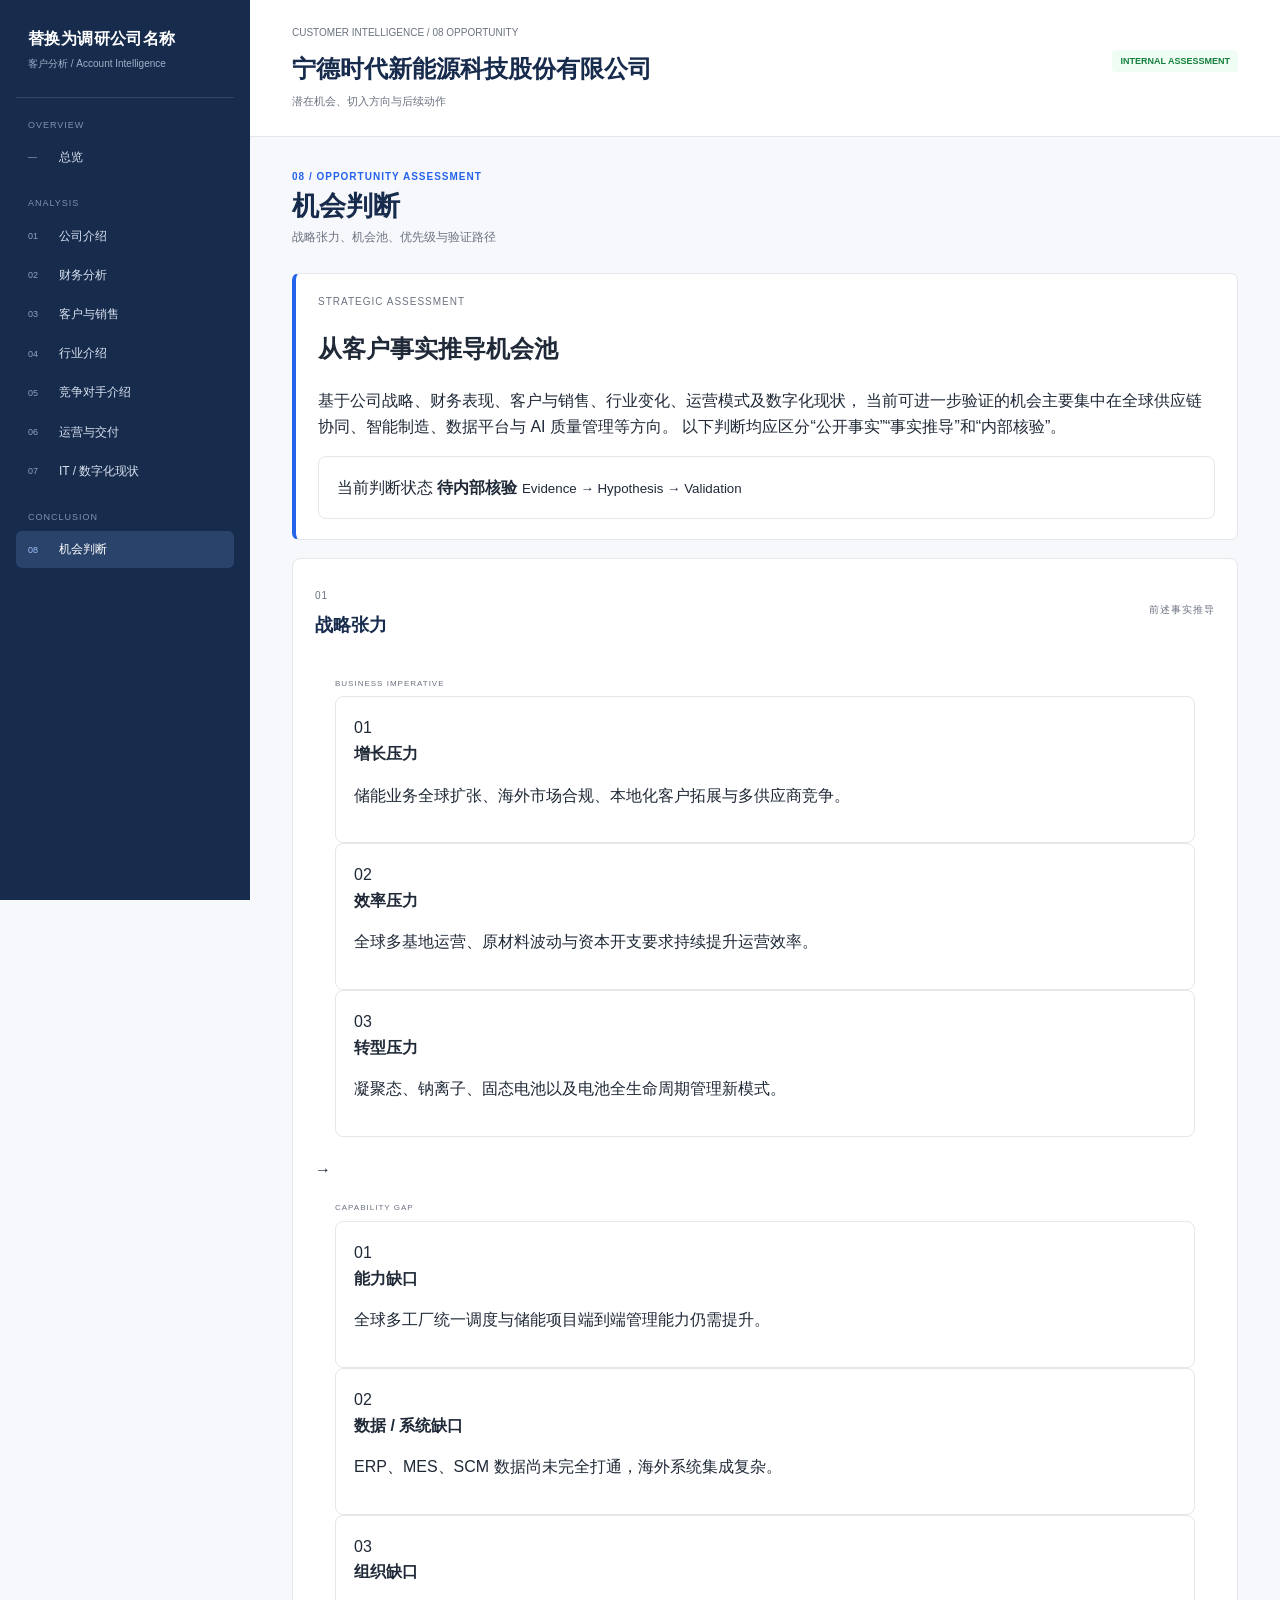
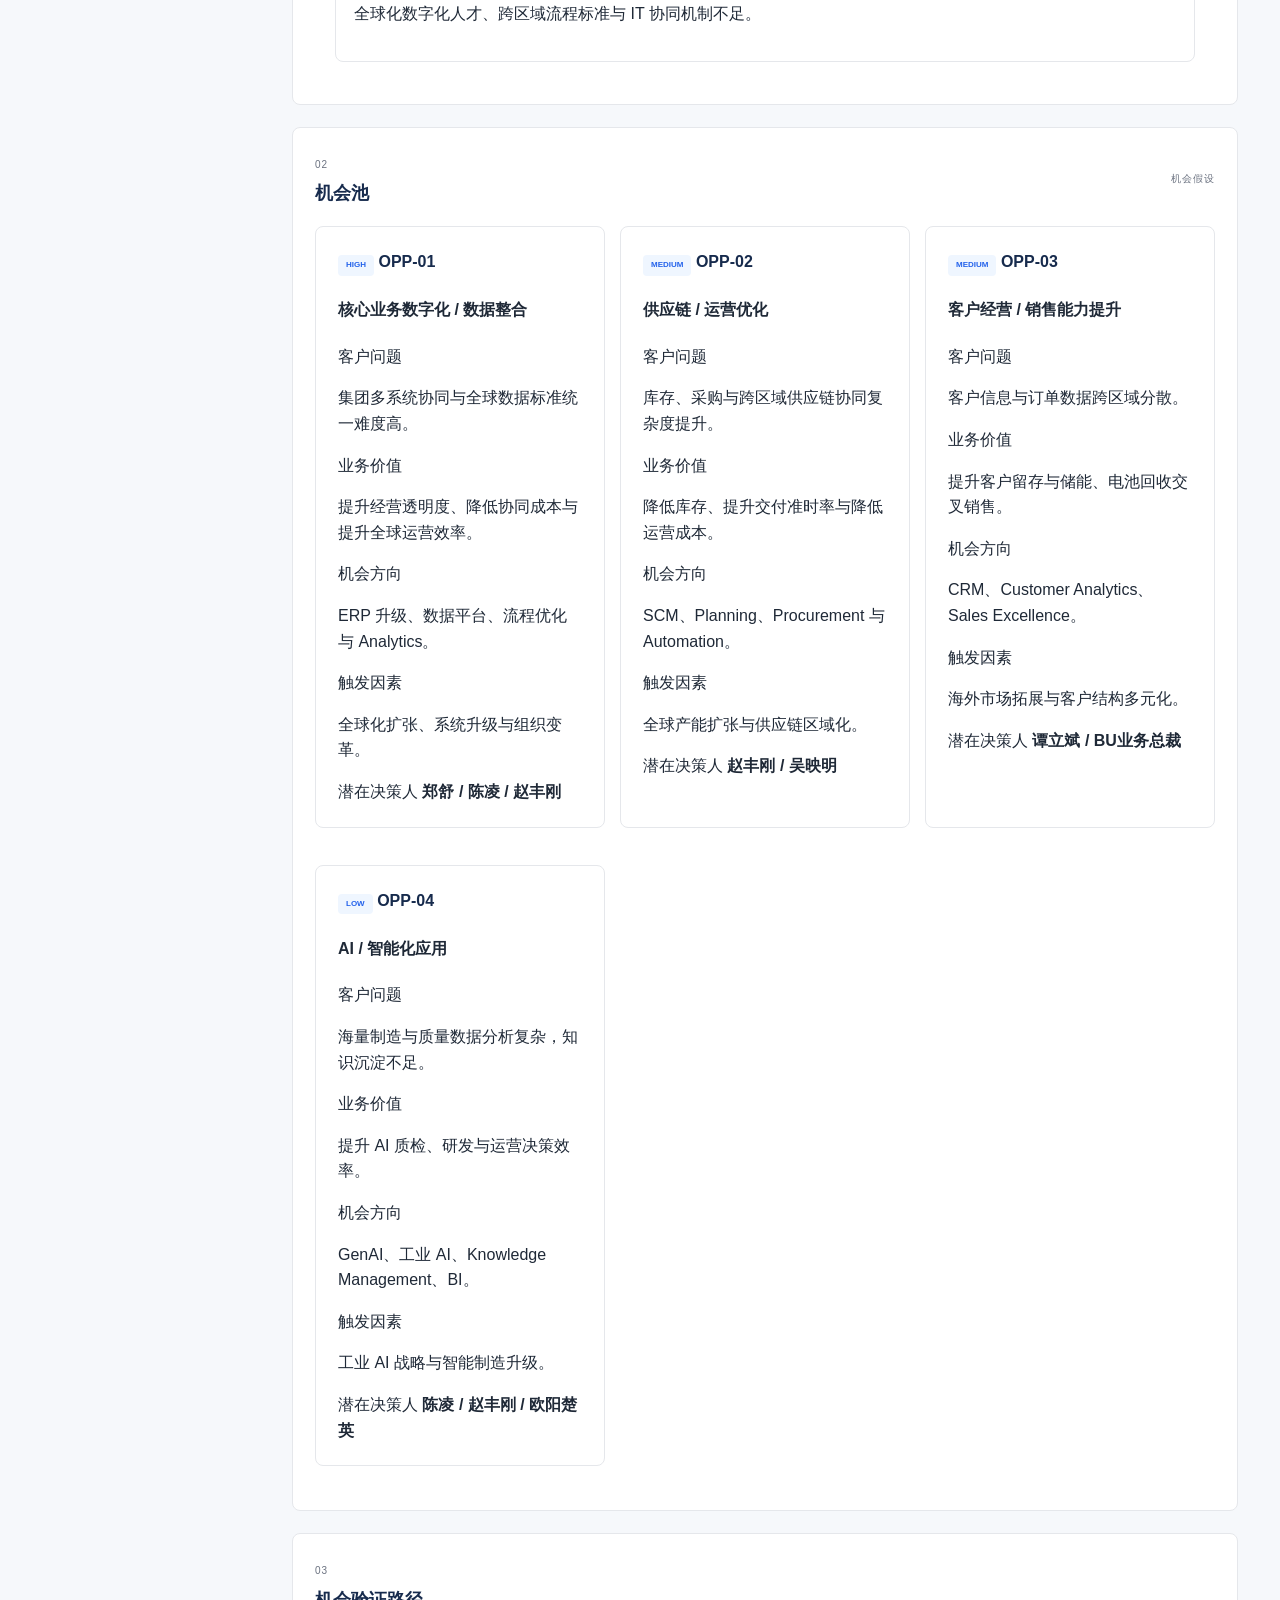
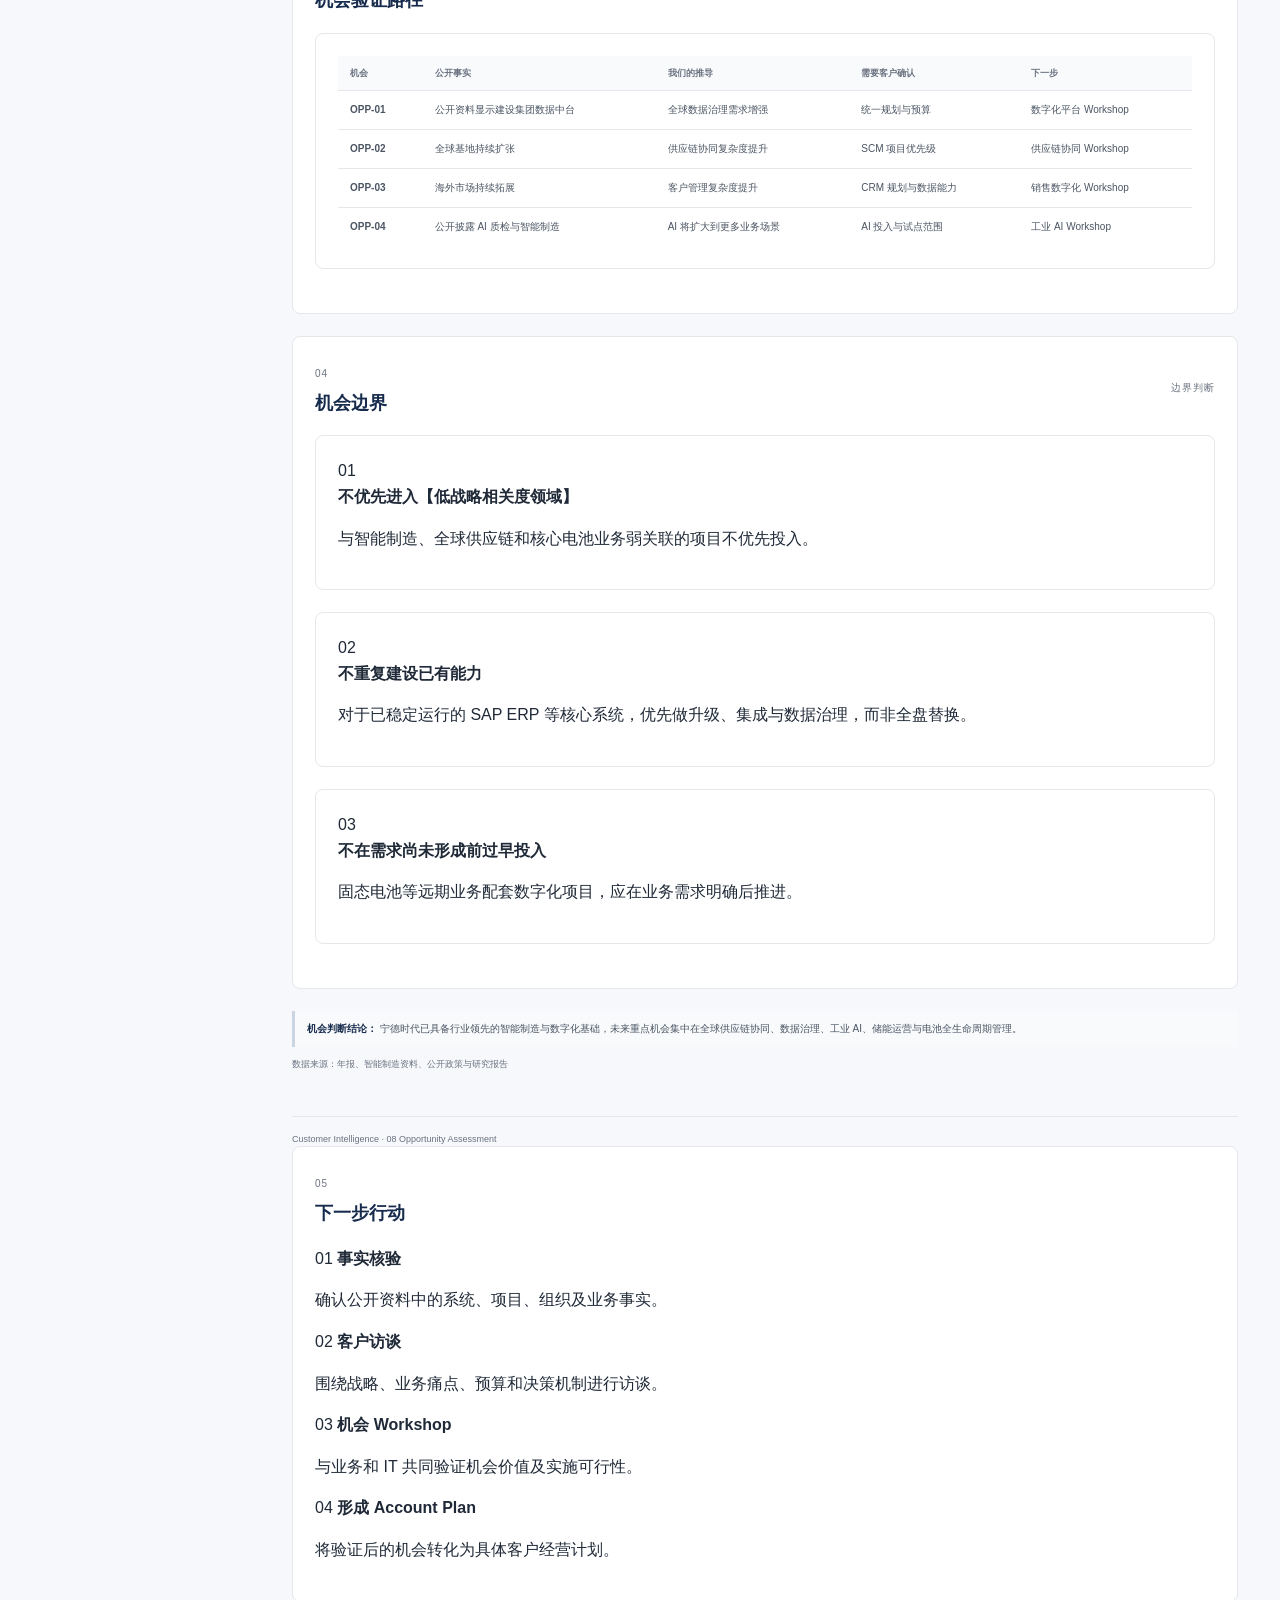
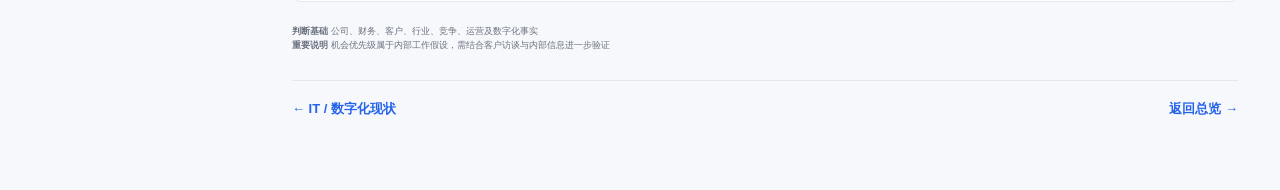
<file: company-research-skill/templates/客户分析/opportunity.html>
<!DOCTYPE html>
<html lang="zh-CN">
<head>
  <meta charset="UTF-8">
  <meta name="viewport" content="width=device-width, initial-scale=1.0">
  <title>机会判断｜客户分析</title>
  <link rel="stylesheet" href="assets/style.css">
</head>

<body>
<div class="app">

  <aside class="sidebar">
    <div class="brand">
      <div class="brand-title"> 替换为调研公司名称 </div>
      <div class="brand-sub"> 客户分析 / Account Intelligence </div>
    </div>
    <div class="nav-group">
      <div class="nav-group-title"> Overview </div>
      <a class="nav-item" href="index.html"><span class="nav-num">—</span> 总览 </a>
    </div>
    <div class="nav-group">
      <div class="nav-group-title"> Analysis </div>
      <a class="nav-item" href="company.html"><span class="nav-num">01</span> 公司介绍 </a>
      <a class="nav-item" href="finance.html"><span class="nav-num">02</span> 财务分析 </a>
      <a class="nav-item" href="customer.html"><span class="nav-num">03</span> 客户与销售 </a>
      <a class="nav-item" href="industry.html"><span class="nav-num">04</span> 行业介绍 </a>
      <a class="nav-item" href="competitor.html"><span class="nav-num">05</span> 竞争对手介绍 </a>
      <a class="nav-item" href="operation.html"><span class="nav-num">06</span> 运营与交付 </a>
      <a class="nav-item" href="digital.html"><span class="nav-num">07</span> IT / 数字化现状 </a>
    </div>
    <div class="nav-group">
      <div class="nav-group-title"> Conclusion </div>
      <a class="nav-item active" href="opportunity.html"><span class="nav-num">08</span> 机会判断 </a>
    </div>
  </aside>

  <main class="main">

    <header class="header">
      <div class="header-inner">
        <div class="breadcrumb"> CUSTOMER INTELLIGENCE / 08 OPPORTUNITY </div>
        <div class="header-row">
          <div>
            <h1 class="company-name">宁德时代新能源科技股份有限公司</h1>
            <div class="company-meta">潜在机会、切入方向与后续动作</div>
          </div>
          <div class="header-status">INTERNAL ASSESSMENT</div>
        </div>
      </div>
    </header>

    <div class="container">

      <div class="page-title">
        <div class="page-number"> 08 / OPPORTUNITY ASSESSMENT </div>
        <h1> 机会判断 </h1>
        <div class="page-description"> 战略张力、机会池、优先级与验证路径 </div>
      </div>

      <!-- Executive Summary -->
      <div class="summary">
        <div>
          <div class="section-kicker">STRATEGIC ASSESSMENT</div>
          <h2>从客户事实推导机会池</h2>
          <p>
            基于公司战略、财务表现、客户与销售、行业变化、运营模式及数字化现状，
            当前可进一步验证的机会主要集中在全球供应链协同、智能制造、数据平台与 AI 质量管理等方向。
            以下判断均应区分“公开事实”“事实推导”和“内部核验”。
          </p>
        </div>

        <div class="assessment-box">
          <span>当前判断状态</span>
          <strong>待内部核验</strong>
          <small>Evidence → Hypothesis → Validation</small>
        </div>
      </div>

      <!-- Strategic Tension -->
      <section class="section">
        <div class="section-header">
          <div>
            <span class="section-number">01</span>
            <h3>战略张力</h3>
          </div>
          <span class="source-tag">前述事实推导</span>
        </div>

        <div class="tension-grid">

          <div class="tension-side">
            <div class="tension-label">BUSINESS IMPERATIVE</div>

            <div class="tension-item">
              <span>01</span>
              <div>
                <strong>增长压力</strong>
                <p>储能业务全球扩张、海外市场合规、本地化客户拓展与多供应商竞争。</p>
              </div>
            </div>

            <div class="tension-item">
              <span>02</span>
              <div>
                <strong>效率压力</strong>
                <p>全球多基地运营、原材料波动与资本开支要求持续提升运营效率。</p>
              </div>
            </div>

            <div class="tension-item">
              <span>03</span>
              <div>
                <strong>转型压力</strong>
                <p>凝聚态、钠离子、固态电池以及电池全生命周期管理新模式。</p>
              </div>
            </div>
          </div>

          <div class="tension-arrow">
            →
          </div>

          <div class="tension-side">
            <div class="tension-label">CAPABILITY GAP</div>

            <div class="tension-item">
              <span>01</span>
              <div>
                <strong>能力缺口</strong>
                <p>全球多工厂统一调度与储能项目端到端管理能力仍需提升。</p>
              </div>
            </div>

            <div class="tension-item">
              <span>02</span>
              <div>
                <strong>数据 / 系统缺口</strong>
                <p>ERP、MES、SCM 数据尚未完全打通，海外系统集成复杂。</p>
              </div>
            </div>

            <div class="tension-item">
              <span>03</span>
              <div>
                <strong>组织缺口</strong>
                <p>全球化数字化人才、跨区域流程标准与 IT 协同机制不足。</p>
              </div>
            </div>
          </div>

        </div>
      </section>

      <!-- Opportunity Pool -->
      <section class="section">
        <div class="section-header">
          <div>
            <span class="section-number">02</span>
            <h3>机会池</h3>
          </div>
          <span class="source-tag">机会假设</span>
        </div>

        <div class="opportunity-grid">

          <!-- Opportunity 1 -->
          <div class="opportunity-card">
            <div class="opportunity-top">
              <span class="priority high">HIGH</span>
              <span class="opportunity-id">OPP-01</span>
            </div>

            <h4>核心业务数字化 / 数据整合</h4>

            <div class="opp-section">
              <span>客户问题</span>
              <p>集团多系统协同与全球数据标准统一难度高。</p>
            </div>

            <div class="opp-section">
              <span>业务价值</span>
              <p>提升经营透明度、降低协同成本与提升全球运营效率。</p>
            </div>

            <div class="opp-section">
              <span>机会方向</span>
              <p>ERP 升级、数据平台、流程优化与 Analytics。</p>
            </div>

            <div class="opp-section">
              <span>触发因素</span>
              <p>全球化扩张、系统升级与组织变革。</p>
            </div>

            <div class="opp-owner">
              <span>潜在决策人</span>
              <strong>郑舒 / 陈凌 / 赵丰刚</strong>
            </div>
          </div>

          <!-- Opportunity 2 -->
          <div class="opportunity-card">
            <div class="opportunity-top">
              <span class="priority medium">MEDIUM</span>
              <span class="opportunity-id">OPP-02</span>
            </div>

            <h4>供应链 / 运营优化</h4>

            <div class="opp-section">
              <span>客户问题</span>
              <p>库存、采购与跨区域供应链协同复杂度提升。</p>
            </div>

            <div class="opp-section">
              <span>业务价值</span>
              <p>降低库存、提升交付准时率与降低运营成本。</p>
            </div>

            <div class="opp-section">
              <span>机会方向</span>
              <p>SCM、Planning、Procurement 与 Automation。</p>
            </div>

            <div class="opp-section">
              <span>触发因素</span>
              <p>全球产能扩张与供应链区域化。</p>
            </div>

            <div class="opp-owner">
              <span>潜在决策人</span>
              <strong>赵丰刚 / 吴映明</strong>
            </div>
          </div>

          <!-- Opportunity 3 -->
          <div class="opportunity-card">
            <div class="opportunity-top">
              <span class="priority medium">MEDIUM</span>
              <span class="opportunity-id">OPP-03</span>
            </div>

            <h4>客户经营 / 销售能力提升</h4>

            <div class="opp-section">
              <span>客户问题</span>
              <p>客户信息与订单数据跨区域分散。</p>
            </div>

            <div class="opp-section">
              <span>业务价值</span>
              <p>提升客户留存与储能、电池回收交叉销售。</p>
            </div>

            <div class="opp-section">
              <span>机会方向</span>
              <p>CRM、Customer Analytics、Sales Excellence。</p>
            </div>

            <div class="opp-section">
              <span>触发因素</span>
              <p>海外市场拓展与客户结构多元化。</p>
            </div>

            <div class="opp-owner">
              <span>潜在决策人</span>
              <strong>谭立斌 / BU业务总裁</strong>
            </div>
          </div>

          <!-- Opportunity 4 -->
          <div class="opportunity-card">
            <div class="opportunity-top">
              <span class="priority low">LOW</span>
              <span class="opportunity-id">OPP-04</span>
            </div>

            <h4>AI / 智能化应用</h4>

            <div class="opp-section">
              <span>客户问题</span>
              <p>海量制造与质量数据分析复杂，知识沉淀不足。</p>
            </div>

            <div class="opp-section">
              <span>业务价值</span>
              <p>提升 AI 质检、研发与运营决策效率。</p>
            </div>

            <div class="opp-section">
              <span>机会方向</span>
              <p>GenAI、工业 AI、Knowledge Management、BI。</p>
            </div>

            <div class="opp-section">
              <span>触发因素</span>
              <p>工业 AI 战略与智能制造升级。</p>
            </div>

            <div class="opp-owner">
              <span>潜在决策人</span>
              <strong>陈凌 / 赵丰刚 / 欧阳楚英</strong>
            </div>
          </div>

        </div>
      </section>

      <!-- Validation -->
      <section class="section">
        <div class="section-header">
          <div>
            <span class="section-number">03</span>
            <h3>机会验证路径</h3>
          </div>
        </div>

        <div class="table-card">
          <table>
            <thead>
              <tr>
                <th>机会</th>
                <th>公开事实</th>
                <th>我们的推导</th>
                <th>需要客户确认</th>
                <th>下一步</th>
              </tr>
            </thead>

            <tbody>
              <tr>
                <td><strong>OPP-01</strong></td>
                <td>公开资料显示建设集团数据中台</td>
                <td>全球数据治理需求增强</td>
                <td>统一规划与预算</td>
                <td>数字化平台 Workshop</td>
              </tr>

              <tr>
                <td><strong>OPP-02</strong></td>
                <td>全球基地持续扩张</td>
                <td>供应链协同复杂度提升</td>
                <td>SCM 项目优先级</td>
                <td>供应链协同 Workshop</td>
              </tr>

              <tr>
                <td><strong>OPP-03</strong></td>
                <td>海外市场持续拓展</td>
                <td>客户管理复杂度提升</td>
                <td>CRM 规划与数据能力</td>
                <td>销售数字化 Workshop</td>
              </tr>

              <tr>
                <td><strong>OPP-04</strong></td>
                <td>公开披露 AI 质检与智能制造</td>
                <td>AI 将扩大到更多业务场景</td>
                <td>AI 投入与试点范围</td>
                <td>工业 AI Workshop</td>
              </tr>
            </tbody>
          </table>
        </div>
      </section>

      <!-- Don't do -->
      <section class="section">
        <div class="section-header">
          <div>
            <span class="section-number">04</span>
            <h3>机会边界</h3>
          </div>
          <span class="source-tag">边界判断</span>
        </div>

        <div class="dont-do">

          <div class="dont-item">
            <span>01</span>
            <div>
              <strong>不优先进入【低战略相关度领域】</strong>
              <p>
                与智能制造、全球供应链和核心电池业务弱关联的项目不优先投入。
              </p>
            </div>
          </div>

          <div class="dont-item">
            <span>02</span>
            <div>
              <strong>不重复建设已有能力</strong>
              <p>
                对于已稳定运行的 SAP ERP 等核心系统，优先做升级、集成与数据治理，而非全盘替换。
              </p>
            </div>
          </div>

          <div class="dont-item">
            <span>03</span>
            <div>
              <strong>不在需求尚未形成前过早投入</strong>
              <p>
                固态电池等远期业务配套数字化项目，应在业务需求明确后推进。
              </p>
            </div>
          </div>

        </div>
      </section>

      <div class="evidence"> <strong>机会判断结论：</strong> 宁德时代已具备行业领先的智能制造与数字化基础，未来重点机会集中在全球供应链协同、数据治理、工业 AI、储能运营与电池全生命周期管理。 </div>

      <div class="sources"> 数据来源：年报、智能制造资料、公开政策与研究报告 </div>

      <div class="footer"> Customer Intelligence · 08 Opportunity Assessment </div>

      <!-- Next Step -->
      <section class="section">
        <div class="section-header">
          <div>
            <span class="section-number">05</span>
            <h3>下一步行动</h3>
          </div>
        </div>

        <div class="next-step-grid">

          <div class="next-step">
            <span>01</span>
            <strong>事实核验</strong>
            <p>确认公开资料中的系统、项目、组织及业务事实。</p>
          </div>

          <div class="next-step">
            <span>02</span>
            <strong>客户访谈</strong>
            <p>围绕战略、业务痛点、预算和决策机制进行访谈。</p>
          </div>

          <div class="next-step">
            <span>03</span>
            <strong>机会 Workshop</strong>
            <p>与业务和 IT 共同验证机会价值及实施可行性。</p>
          </div>

          <div class="next-step">
            <span>04</span>
            <strong>形成 Account Plan</strong>
            <p>将验证后的机会转化为具体客户经营计划。</p>
          </div>

        </div>
      </section>

      <!-- Sources -->
      <section class="sources">
        <div>
          <strong>判断基础</strong>
          <span>公司、财务、客户、行业、竞争、运营及数字化事实</span>
        </div>

        <div>
          <strong>重要说明</strong>
          <span>机会优先级属于内部工作假设，需结合客户访谈与内部信息进一步验证</span>
        </div>
      </section>

      <div class="page-nav">
        <a href="digital.html">← IT / 数字化现状</a>
        <a href="index.html">返回总览 →</a>
      </div>

    </div>
  </main>
</div>
</body>
</html>
</file>
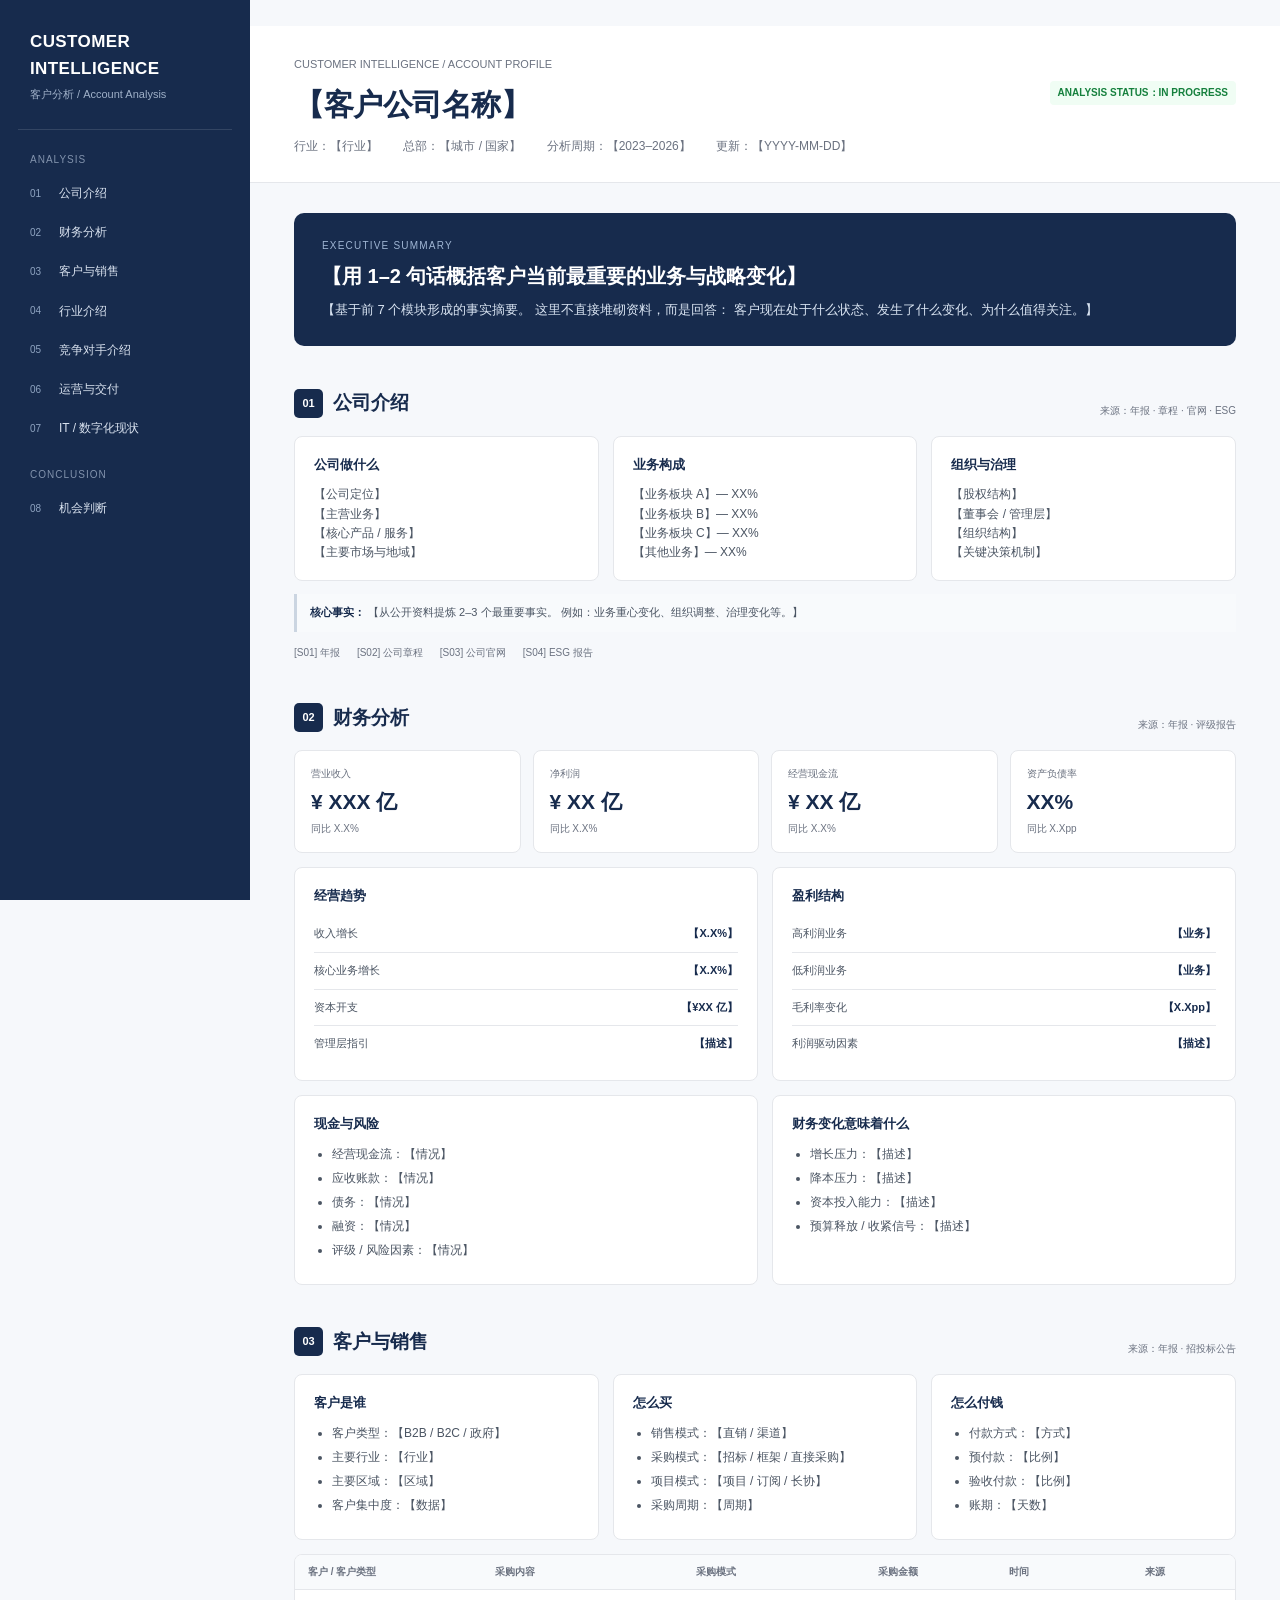
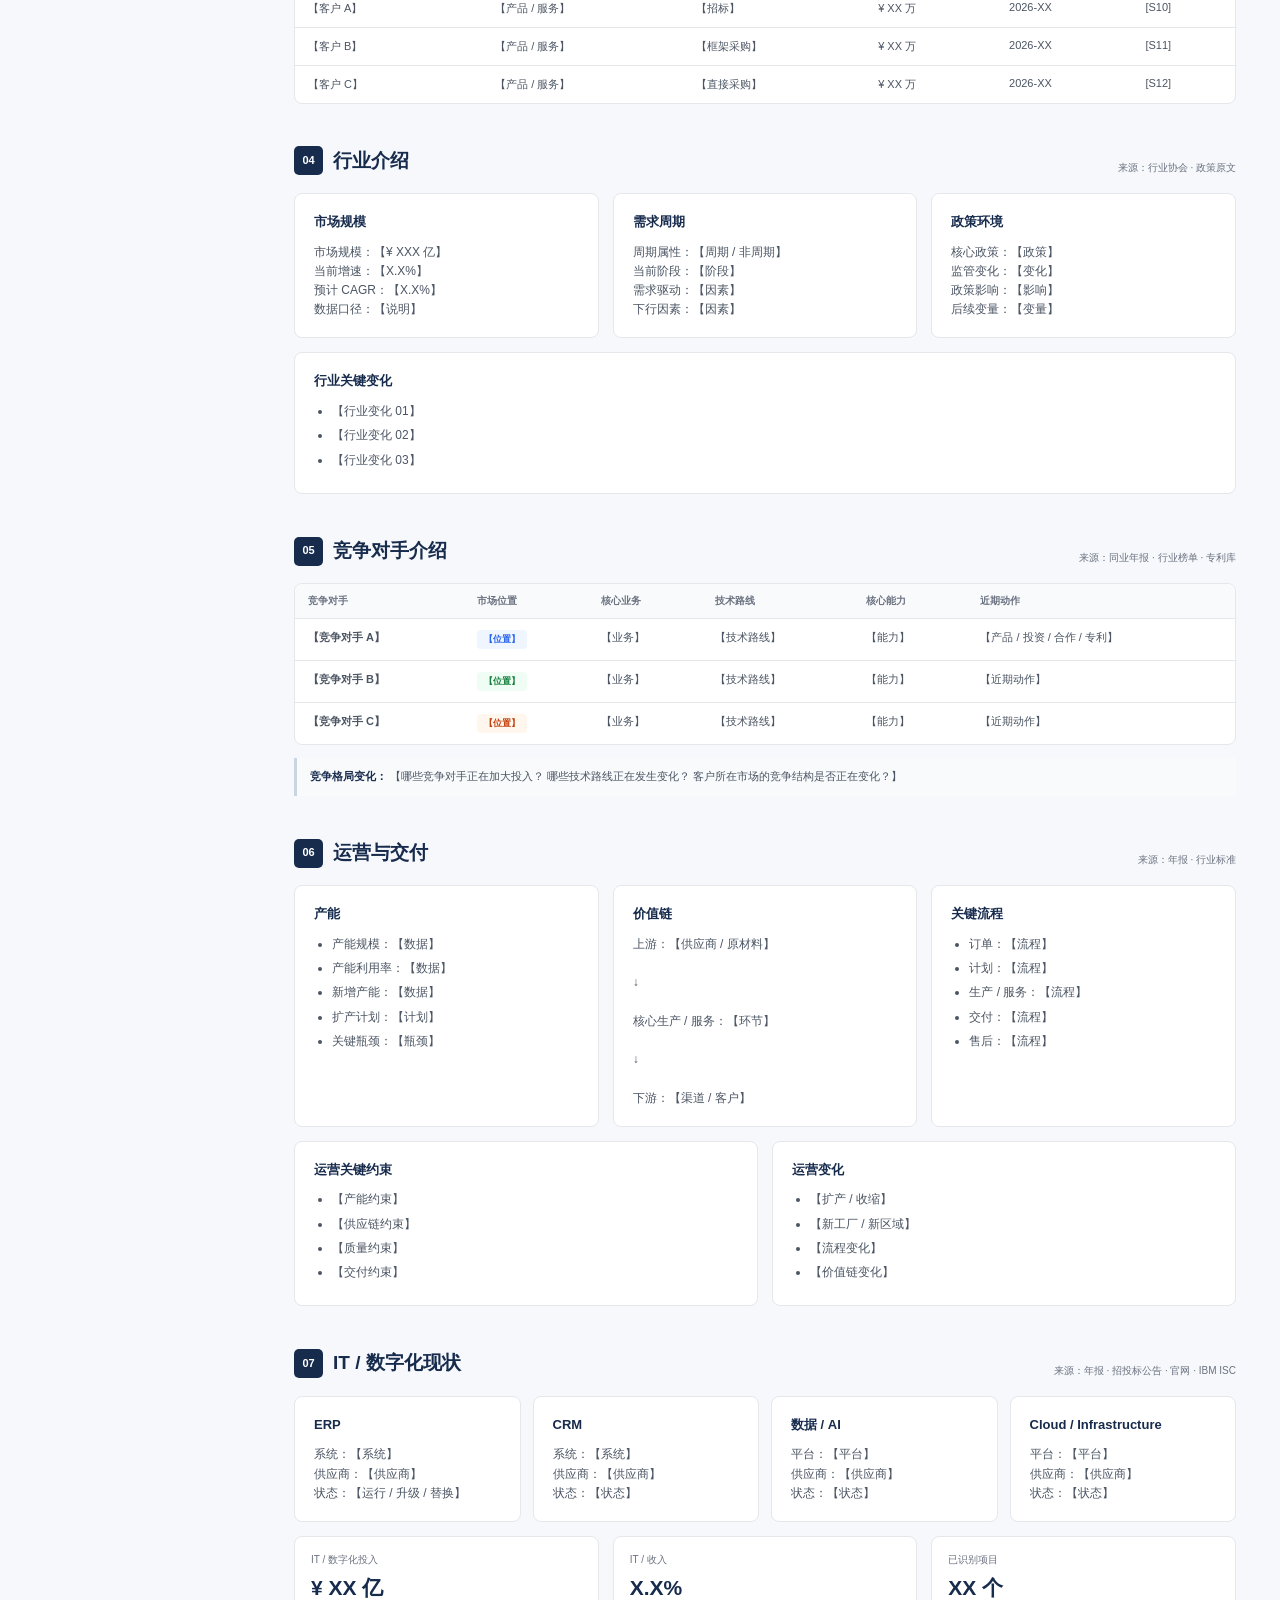
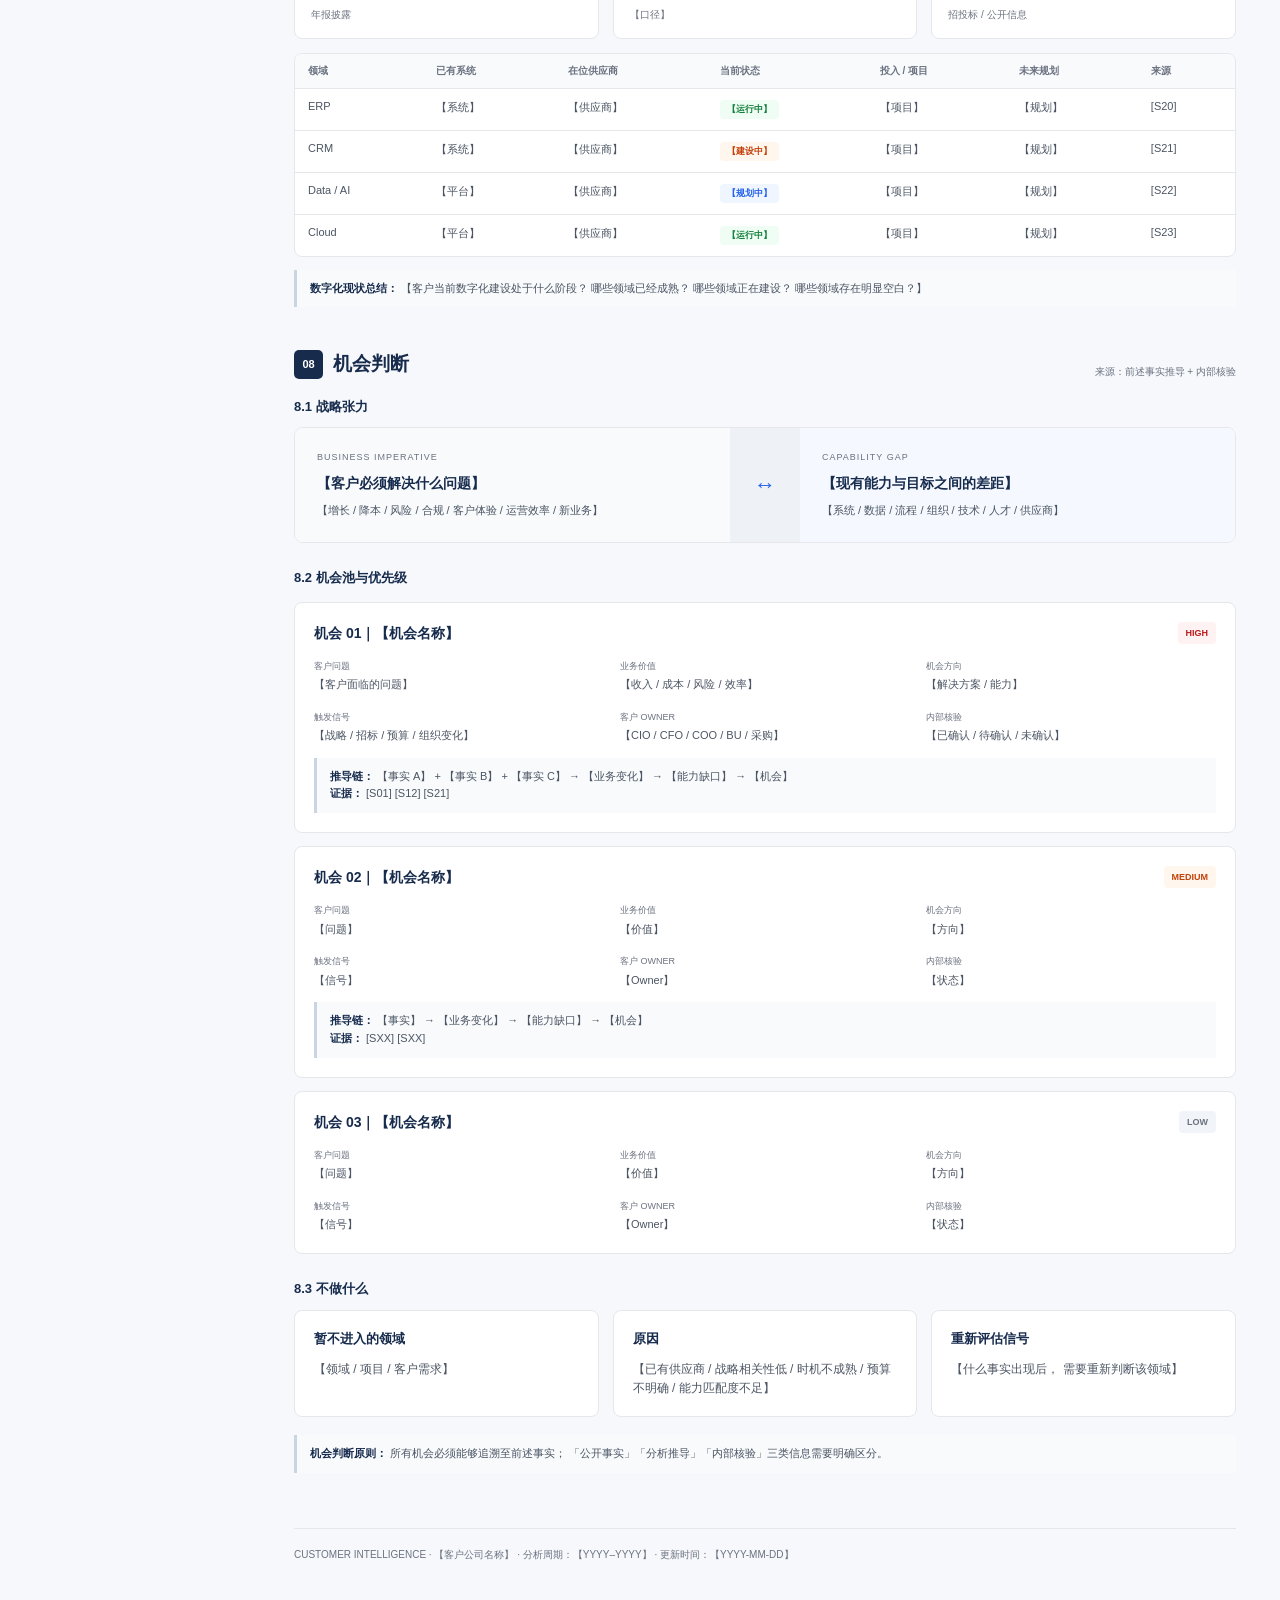
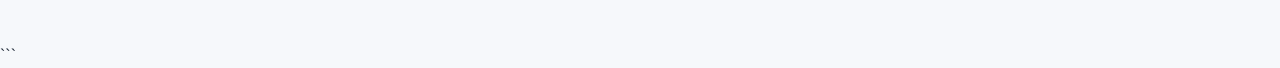
<file: company-research-skill/templates/客户分析/test.html>
```html
<!DOCTYPE html>
<html lang="zh-CN">
<head>
<meta charset="UTF-8">
<meta name="viewport" content="width=device-width, initial-scale=1.0">

<title>客户分析｜Customer Intelligence</title>

<style>
* {
    box-sizing: border-box;
}

:root {
    --navy: #172b4d;
    --blue: #2563eb;
    --blue-light: #eff6ff;
    --green: #15803d;
    --green-light: #f0fdf4;
    --orange: #c2410c;
    --orange-light: #fff7ed;
    --red: #b91c1c;
    --red-light: #fef2f2;

    --text: #1f2937;
    --text-secondary: #4b5563;
    --text-muted: #6b7280;

    --border: #e5e7eb;
    --border-dark: #d1d5db;
    --background: #f6f8fb;
    --white: #ffffff;
}

html {
    scroll-behavior: smooth;
}

body {
    margin: 0;
    background: var(--background);
    color: var(--text);
    font-family:
        -apple-system,
        BlinkMacSystemFont,
        "Segoe UI",
        "PingFang SC",
        "Microsoft YaHei",
        Arial,
        sans-serif;
    line-height: 1.6;
}

/* ==============================
   Layout
============================== */

.page {
    display: flex;
    min-height: 100vh;
}

.sidebar {
    width: 250px;
    position: fixed;
    left: 0;
    top: 0;
    bottom: 0;
    background: var(--navy);
    color: #fff;
    padding: 28px 18px;
    overflow-y: auto;
}

.main {
    margin-left: 250px;
    width: calc(100% - 250px);
}

/* ==============================
   Sidebar
============================== */

.brand {
    padding: 0 12px 25px;
    border-bottom: 1px solid rgba(255,255,255,.12);
    margin-bottom: 22px;
}

.brand-name {
    font-size: 17px;
    font-weight: 700;
    letter-spacing: .4px;
}

.brand-sub {
    margin-top: 4px;
    color: #9fb0c8;
    font-size: 11px;
}

.nav-title {
    margin: 20px 12px 7px;
    color: #8293ad;
    font-size: 10px;
    letter-spacing: 1px;
    text-transform: uppercase;
}

.nav-item {
    display: flex;
    align-items: center;
    gap: 9px;
    padding: 9px 12px;
    margin: 2px 0;
    color: #d9e2ef;
    text-decoration: none;
    border-radius: 6px;
    font-size: 12px;
}

.nav-item:hover {
    background: #29436a;
    color: #fff;
}

.nav-num {
    width: 20px;
    color: #8fa4c1;
    font-size: 10px;
}

/* ==============================
   Header
============================== */

.header {
    background: #fff;
    border-bottom: 1px solid var(--border);
    padding: 30px 44px 26px;
}

.header-inner {
    max-width: 1380px;
    margin: auto;
}

.eyebrow {
    color: var(--text-muted);
    font-size: 11px;
    margin-bottom: 8px;
}

.header-row {
    display: flex;
    justify-content: space-between;
    align-items: flex-start;
}

.company-name {
    margin: 0;
    color: var(--navy);
    font-size: 30px;
    font-weight: 750;
    letter-spacing: -.5px;
}

.company-meta {
    margin-top: 8px;
    color: var(--text-muted);
    font-size: 12px;
}

.meta-item {
    margin-right: 22px;
}

.status {
    display: inline-block;
    padding: 4px 8px;
    border-radius: 4px;
    background: var(--green-light);
    color: var(--green);
    font-size: 10px;
    font-weight: 600;
}

/* ==============================
   Main Container
============================== */

.container {
    max-width: 1380px;
    margin: auto;
    padding: 30px 44px 80px;
}

/* ==============================
   Executive Summary
============================== */

.summary {
    background: var(--navy);
    border-radius: 10px;
    padding: 25px 28px;
    color: #fff;
}

.summary-label {
    color: #9fb5d3;
    font-size: 10px;
    letter-spacing: 1.2px;
    margin-bottom: 8px;
}

.summary h2 {
    margin: 0 0 9px;
    font-size: 20px;
    line-height: 1.45;
}

.summary p {
    margin: 0;
    color: #d9e4f2;
    font-size: 13px;
    max-width: 1050px;
}

/* ==============================
   Section
============================== */

.section {
    margin-top: 42px;
    scroll-margin-top: 20px;
}

.section-header {
    display: flex;
    justify-content: space-between;
    align-items: flex-end;
    margin-bottom: 17px;
}

.section-title {
    display: flex;
    align-items: center;
    gap: 10px;
}

.section-number {
    width: 29px;
    height: 29px;
    display: flex;
    align-items: center;
    justify-content: center;
    background: var(--navy);
    color: #fff;
    border-radius: 5px;
    font-size: 11px;
    font-weight: 700;
}

.section-title h2 {
    margin: 0;
    color: var(--navy);
    font-size: 19px;
}

.section-source {
    color: var(--text-muted);
    font-size: 10px;
}

/* ==============================
   Cards
============================== */

.grid-2 {
    display: grid;
    grid-template-columns: repeat(2, 1fr);
    gap: 14px;
}

.grid-3 {
    display: grid;
    grid-template-columns: repeat(3, 1fr);
    gap: 14px;
}

.grid-4 {
    display: grid;
    grid-template-columns: repeat(4, 1fr);
    gap: 12px;
}

.card {
    background: var(--white);
    border: 1px solid var(--border);
    border-radius: 8px;
    padding: 18px 19px;
}

.card-title {
    margin-bottom: 10px;
    color: var(--navy);
    font-size: 13px;
    font-weight: 700;
}

.card p {
    margin: 0;
    color: var(--text-secondary);
    font-size: 12px;
}

.card ul {
    margin: 0;
    padding-left: 18px;
}

.card li {
    margin: 5px 0;
    color: var(--text-secondary);
    font-size: 12px;
}

/* ==============================
   KPI
============================== */

.kpi {
    background: #fff;
    border: 1px solid var(--border);
    border-radius: 8px;
    padding: 15px 16px;
}

.kpi-label {
    color: var(--text-muted);
    font-size: 10px;
}

.kpi-value {
    margin-top: 3px;
    color: var(--navy);
    font-size: 21px;
    font-weight: 700;
}

.kpi-note {
    margin-top: 2px;
    color: var(--text-muted);
    font-size: 10px;
}

/* ==============================
   Table
============================== */

.table-box {
    overflow: hidden;
    margin-top: 14px;
    background: #fff;
    border: 1px solid var(--border);
    border-radius: 8px;
}

table {
    width: 100%;
    border-collapse: collapse;
}

thead {
    background: #f8fafc;
}

th {
    padding: 10px 13px;
    border-bottom: 1px solid var(--border);
    color: var(--text-muted);
    font-size: 10px;
    font-weight: 600;
    text-align: left;
}

td {
    padding: 11px 13px;
    border-bottom: 1px solid var(--border);
    color: var(--text-secondary);
    font-size: 11px;
    vertical-align: top;
}

tr:last-child td {
    border-bottom: 0;
}

/* ==============================
   Tags
============================== */

.tag {
    display: inline-block;
    padding: 3px 7px;
    border-radius: 4px;
    font-size: 9px;
    font-weight: 600;
}

.tag-blue {
    background: var(--blue-light);
    color: var(--blue);
}

.tag-green {
    background: var(--green-light);
    color: var(--green);
}

.tag-orange {
    background: var(--orange-light);
    color: var(--orange);
}

.tag-red {
    background: var(--red-light);
    color: var(--red);
}

/* ==============================
   Evidence
============================== */

.evidence {
    margin-top: 13px;
    padding: 10px 13px;
    border-left: 3px solid #cbd5e1;
    background: #f8fafc;
    color: var(--text-secondary);
    font-size: 11px;
}

.evidence strong {
    color: var(--navy);
}

/* ==============================
   Financial trend
============================== */

.trend {
    display: grid;
    grid-template-columns: 1fr 1fr;
    gap: 14px;
}

.metric-row {
    display: flex;
    justify-content: space-between;
    padding: 9px 0;
    border-bottom: 1px solid var(--border);
    font-size: 11px;
}

.metric-row:last-child {
    border-bottom: 0;
}

.metric-name {
    color: var(--text-secondary);
}

.metric-value {
    color: var(--navy);
    font-weight: 600;
}

/* ==============================
   Strategic Tension
============================== */

.tension {
    display: grid;
    grid-template-columns: 1fr 70px 1fr;
    background: #fff;
    border: 1px solid var(--border);
    border-radius: 9px;
    overflow: hidden;
}

.tension-side {
    padding: 22px;
}

.tension-left {
    background: #f8fafc;
}

.tension-right {
    background: #f5f9ff;
}

.tension-label {
    color: var(--text-muted);
    font-size: 9px;
    letter-spacing: 1px;
    margin-bottom: 7px;
}

.tension-title {
    color: var(--navy);
    font-size: 14px;
    font-weight: 700;
}

.tension-text {
    margin-top: 8px;
    color: var(--text-secondary);
    font-size: 11px;
}

.tension-center {
    display: flex;
    align-items: center;
    justify-content: center;
    background: #eef2f7;
    color: var(--blue);
    font-size: 22px;
    font-weight: 700;
}

/* ==============================
   Opportunity
============================== */

.opportunity {
    margin-top: 13px;
    padding: 19px;
    background: #fff;
    border: 1px solid var(--border);
    border-radius: 8px;
}

.opportunity-header {
    display: flex;
    justify-content: space-between;
    gap: 20px;
}

.opportunity-title {
    color: var(--navy);
    font-size: 14px;
    font-weight: 700;
}

.priority {
    flex-shrink: 0;
    padding: 4px 8px;
    border-radius: 4px;
    font-size: 9px;
    font-weight: 700;
}

.priority-high {
    color: var(--red);
    background: var(--red-light);
}

.priority-medium {
    color: var(--orange);
    background: var(--orange-light);
}

.priority-low {
    color: var(--text-muted);
    background: #f1f5f9;
}

.opportunity-grid {
    display: grid;
    grid-template-columns: repeat(3, 1fr);
    gap: 16px;
    margin-top: 15px;
}

.op-label {
    color: var(--text-muted);
    font-size: 9px;
    margin-bottom: 3px;
    text-transform: uppercase;
}

.op-value {
    color: var(--text-secondary);
    font-size: 11px;
}

/* ==============================
   Source
============================== */

.sources {
    margin-top: 13px;
    color: var(--text-muted);
    font-size: 10px;
}

.source {
    display: inline-block;
    margin-right: 14px;
}

/* ==============================
   Footer
============================== */

.footer {
    margin-top: 55px;
    padding-top: 18px;
    border-top: 1px solid var(--border);
    color: var(--text-muted);
    font-size: 10px;
}

/* ==============================
   Responsive
============================== */

@media (max-width: 1000px) {

    .sidebar {
        display: none;
    }

    .main {
        margin-left: 0;
        width: 100%;
    }

    .container,
    .header {
        padding-left: 20px;
        padding-right: 20px;
    }

    .grid-2,
    .grid-3,
    .grid-4,
    .trend,
    .opportunity-grid {
        grid-template-columns: 1fr;
    }

    .tension {
        grid-template-columns: 1fr;
    }

    .tension-center {
        padding: 12px;
    }
}
</style>
</head>


<body>

<div class="page">

<!-- ==================================================
     LEFT NAVIGATION
================================================== -->

<aside class="sidebar">

    <div class="brand">
        <div class="brand-name">CUSTOMER INTELLIGENCE</div>
        <div class="brand-sub">客户分析 / Account Analysis</div>
    </div>

    <div class="nav-title">Analysis</div>

    <a class="nav-item" href="#company">
        <span class="nav-num">01</span>
        公司介绍
    </a>

    <a class="nav-item" href="#finance">
        <span class="nav-num">02</span>
        财务分析
    </a>

    <a class="nav-item" href="#customer">
        <span class="nav-num">03</span>
        客户与销售
    </a>

    <a class="nav-item" href="#industry">
        <span class="nav-num">04</span>
        行业介绍
    </a>

    <a class="nav-item" href="#competitor">
        <span class="nav-num">05</span>
        竞争对手介绍
    </a>

    <a class="nav-item" href="#operation">
        <span class="nav-num">06</span>
        运营与交付
    </a>

    <a class="nav-item" href="#digital">
        <span class="nav-num">07</span>
        IT / 数字化现状
    </a>

    <div class="nav-title">Conclusion</div>

    <a class="nav-item" href="#opportunity">
        <span class="nav-num">08</span>
        机会判断
    </a>

</aside>


<!-- ==================================================
     MAIN
================================================== -->

<main class="main">


<!-- ==================================================
     HEADER
================================================== -->

<header class="header">

    <div class="header-inner">

        <div class="eyebrow">
            CUSTOMER INTELLIGENCE / ACCOUNT PROFILE
        </div>

        <div class="header-row">

            <div>

                <h1 class="company-name">
                    【客户公司名称】
                </h1>

                <div class="company-meta">

                    <span class="meta-item">
                        行业：【行业】
                    </span>

                    <span class="meta-item">
                        总部：【城市 / 国家】
                    </span>

                    <span class="meta-item">
                        分析周期：【2023–2026】
                    </span>

                    <span class="meta-item">
                        更新：【YYYY-MM-DD】
                    </span>

                </div>

            </div>

            <div>
                <span class="status">
                    ANALYSIS STATUS：IN PROGRESS
                </span>
            </div>

        </div>

    </div>

</header>


<div class="container">


<!-- ==================================================
     EXECUTIVE SUMMARY
================================================== -->

<div class="summary">

    <div class="summary-label">
        EXECUTIVE SUMMARY
    </div>

    <h2>
        【用 1–2 句话概括客户当前最重要的业务与战略变化】
    </h2>

    <p>
        【基于前 7 个模块形成的事实摘要。
        这里不直接堆砌资料，而是回答：
        客户现在处于什么状态、发生了什么变化、为什么值得关注。】
    </p>

</div>


<!-- ==================================================
     01 公司介绍
================================================== -->

<section id="company" class="section">

    <div class="section-header">

        <div class="section-title">
            <div class="section-number">01</div>
            <h2>公司介绍</h2>
        </div>

        <div class="section-source">
            来源：年报 · 章程 · 官网 · ESG
        </div>

    </div>


    <div class="grid-3">

        <!-- 公司做什么 -->

        <div class="card">

            <div class="card-title">
                公司做什么
            </div>

            <p>
                【公司定位】<br>
                【主营业务】<br>
                【核心产品 / 服务】<br>
                【主要市场与地域】
            </p>

        </div>


        <!-- 业务构成 -->

        <div class="card">

            <div class="card-title">
                业务构成
            </div>

            <p>
                【业务板块 A】— XX%<br>
                【业务板块 B】— XX%<br>
                【业务板块 C】— XX%<br>
                【其他业务】— XX%
            </p>

        </div>


        <!-- 组织与治理 -->

        <div class="card">

            <div class="card-title">
                组织与治理
            </div>

            <p>
                【股权结构】<br>
                【董事会 / 管理层】<br>
                【组织结构】<br>
                【关键决策机制】
            </p>

        </div>

    </div>


    <div class="evidence">

        <strong>核心事实：</strong>

        【从公开资料提炼 2–3 个最重要事实。
        例如：业务重心变化、组织调整、治理变化等。】

    </div>


    <div class="sources">
        <span class="source">[S01] 年报</span>
        <span class="source">[S02] 公司章程</span>
        <span class="source">[S03] 公司官网</span>
        <span class="source">[S04] ESG 报告</span>
    </div>

</section>


<!-- ==================================================
     02 财务分析
================================================== -->

<section id="finance" class="section">

    <div class="section-header">

        <div class="section-title">
            <div class="section-number">02</div>
            <h2>财务分析</h2>
        </div>

        <div class="section-source">
            来源：年报 · 评级报告
        </div>

    </div>


    <!-- 核心财务指标 -->

    <div class="grid-4">

        <div class="kpi">
            <div class="kpi-label">营业收入</div>
            <div class="kpi-value">¥ XXX 亿</div>
            <div class="kpi-note">同比 X.X%</div>
        </div>

        <div class="kpi">
            <div class="kpi-label">净利润</div>
            <div class="kpi-value">¥ XX 亿</div>
            <div class="kpi-note">同比 X.X%</div>
        </div>

        <div class="kpi">
            <div class="kpi-label">经营现金流</div>
            <div class="kpi-value">¥ XX 亿</div>
            <div class="kpi-note">同比 X.X%</div>
        </div>

        <div class="kpi">
            <div class="kpi-label">资产负债率</div>
            <div class="kpi-value">XX%</div>
            <div class="kpi-note">同比 X.Xpp</div>
        </div>

    </div>


    <div class="trend" style="margin-top:14px;">

        <!-- 经营趋势 -->

        <div class="card">

            <div class="card-title">
                经营趋势
            </div>

            <div class="metric-row">
                <span class="metric-name">收入增长</span>
                <span class="metric-value">【X.X%】</span>
            </div>

            <div class="metric-row">
                <span class="metric-name">核心业务增长</span>
                <span class="metric-value">【X.X%】</span>
            </div>

            <div class="metric-row">
                <span class="metric-name">资本开支</span>
                <span class="metric-value">【¥XX 亿】</span>
            </div>

            <div class="metric-row">
                <span class="metric-name">管理层指引</span>
                <span class="metric-value">【描述】</span>
            </div>

        </div>


        <!-- 盈利结构 -->

        <div class="card">

            <div class="card-title">
                盈利结构
            </div>

            <div class="metric-row">
                <span class="metric-name">高利润业务</span>
                <span class="metric-value">【业务】</span>
            </div>

            <div class="metric-row">
                <span class="metric-name">低利润业务</span>
                <span class="metric-value">【业务】</span>
            </div>

            <div class="metric-row">
                <span class="metric-name">毛利率变化</span>
                <span class="metric-value">【X.Xpp】</span>
            </div>

            <div class="metric-row">
                <span class="metric-name">利润驱动因素</span>
                <span class="metric-value">【描述】</span>
            </div>

        </div>

    </div>


    <div class="grid-2" style="margin-top:14px;">

        <!-- 现金 -->

        <div class="card">

            <div class="card-title">
                现金与风险
            </div>

            <ul>
                <li>经营现金流：【情况】</li>
                <li>应收账款：【情况】</li>
                <li>债务：【情况】</li>
                <li>融资：【情况】</li>
                <li>评级 / 风险因素：【情况】</li>
            </ul>

        </div>


        <!-- 财务含义 -->

        <div class="card">

            <div class="card-title">
                财务变化意味着什么
            </div>

            <ul>
                <li>增长压力：【描述】</li>
                <li>降本压力：【描述】</li>
                <li>资本投入能力：【描述】</li>
                <li>预算释放 / 收紧信号：【描述】</li>
            </ul>

        </div>

    </div>

</section>


<!-- ==================================================
     03 客户与销售
================================================== -->

<section id="customer" class="section">

    <div class="section-header">

        <div class="section-title">
            <div class="section-number">03</div>
            <h2>客户与销售</h2>
        </div>

        <div class="section-source">
            来源：年报 · 招投标公告
        </div>

    </div>


    <div class="grid-3">

        <div class="card">

            <div class="card-title">
                客户是谁
            </div>

            <ul>
                <li>客户类型：【B2B / B2C / 政府】</li>
                <li>主要行业：【行业】</li>
                <li>主要区域：【区域】</li>
                <li>客户集中度：【数据】</li>
            </ul>

        </div>


        <div class="card">

            <div class="card-title">
                怎么买
            </div>

            <ul>
                <li>销售模式：【直销 / 渠道】</li>
                <li>采购模式：【招标 / 框架 / 直接采购】</li>
                <li>项目模式：【项目 / 订阅 / 长协】</li>
                <li>采购周期：【周期】</li>
            </ul>

        </div>


        <div class="card">

            <div class="card-title">
                怎么付钱
            </div>

            <ul>
                <li>付款方式：【方式】</li>
                <li>预付款：【比例】</li>
                <li>验收付款：【比例】</li>
                <li>账期：【天数】</li>
            </ul>

        </div>

    </div>


    <div class="table-box">

        <table>

            <thead>
                <tr>
                    <th>客户 / 客户类型</th>
                    <th>采购内容</th>
                    <th>采购模式</th>
                    <th>采购金额</th>
                    <th>时间</th>
                    <th>来源</th>
                </tr>
            </thead>

            <tbody>

                <tr>
                    <td>【客户 A】</td>
                    <td>【产品 / 服务】</td>
                    <td>【招标】</td>
                    <td>¥ XX 万</td>
                    <td>2026-XX</td>
                    <td>[S10]</td>
                </tr>

                <tr>
                    <td>【客户 B】</td>
                    <td>【产品 / 服务】</td>
                    <td>【框架采购】</td>
                    <td>¥ XX 万</td>
                    <td>2026-XX</td>
                    <td>[S11]</td>
                </tr>

                <tr>
                    <td>【客户 C】</td>
                    <td>【产品 / 服务】</td>
                    <td>【直接采购】</td>
                    <td>¥ XX 万</td>
                    <td>2026-XX</td>
                    <td>[S12]</td>
                </tr>

            </tbody>

        </table>

    </div>

</section>


<!-- ==================================================
     04 行业介绍
================================================== -->

<section id="industry" class="section">

    <div class="section-header">

        <div class="section-title">
            <div class="section-number">04</div>
            <h2>行业介绍</h2>
        </div>

        <div class="section-source">
            来源：行业协会 · 政策原文
        </div>

    </div>


    <div class="grid-3">

        <div class="card">

            <div class="card-title">
                市场规模
            </div>

            <p>
                市场规模：【¥ XXX 亿】<br>
                当前增速：【X.X%】<br>
                预计 CAGR：【X.X%】<br>
                数据口径：【说明】
            </p>

        </div>


        <div class="card">

            <div class="card-title">
                需求周期
            </div>

            <p>
                周期属性：【周期 / 非周期】<br>
                当前阶段：【阶段】<br>
                需求驱动：【因素】<br>
                下行因素：【因素】
            </p>

        </div>


        <div class="card">

            <div class="card-title">
                政策环境
            </div>

            <p>
                核心政策：【政策】<br>
                监管变化：【变化】<br>
                政策影响：【影响】<br>
                后续变量：【变量】
            </p>

        </div>

    </div>


    <div class="card" style="margin-top:14px;">

        <div class="card-title">
            行业关键变化
        </div>

        <ul>
            <li>【行业变化 01】</li>
            <li>【行业变化 02】</li>
            <li>【行业变化 03】</li>
        </ul>

    </div>

</section>


<!-- ==================================================
     05 竞争对手介绍
================================================== -->

<section id="competitor" class="section">

    <div class="section-header">

        <div class="section-title">
            <div class="section-number">05</div>
            <h2>竞争对手介绍</h2>
        </div>

        <div class="section-source">
            来源：同业年报 · 行业榜单 · 专利库
        </div>

    </div>


    <div class="table-box">

        <table>

            <thead>

                <tr>
                    <th>竞争对手</th>
                    <th>市场位置</th>
                    <th>核心业务</th>
                    <th>技术路线</th>
                    <th>核心能力</th>
                    <th>近期动作</th>
                </tr>

            </thead>

            <tbody>

                <tr>

                    <td>
                        <strong>【竞争对手 A】</strong>
                    </td>

                    <td>
                        <span class="tag tag-blue">
                            【位置】
                        </span>
                    </td>

                    <td>
                        【业务】
                    </td>

                    <td>
                        【技术路线】
                    </td>

                    <td>
                        【能力】
                    </td>

                    <td>
                        【产品 / 投资 / 合作 / 专利】
                    </td>

                </tr>


                <tr>

                    <td>
                        <strong>【竞争对手 B】</strong>
                    </td>

                    <td>
                        <span class="tag tag-green">
                            【位置】
                        </span>
                    </td>

                    <td>
                        【业务】
                    </td>

                    <td>
                        【技术路线】
                    </td>

                    <td>
                        【能力】
                    </td>

                    <td>
                        【近期动作】
                    </td>

                </tr>


                <tr>

                    <td>
                        <strong>【竞争对手 C】</strong>
                    </td>

                    <td>
                        <span class="tag tag-orange">
                            【位置】
                        </span>
                    </td>

                    <td>
                        【业务】
                    </td>

                    <td>
                        【技术路线】
                    </td>

                    <td>
                        【能力】
                    </td>

                    <td>
                        【近期动作】
                    </td>

                </tr>

            </tbody>

        </table>

    </div>


    <div class="evidence">

        <strong>竞争格局变化：</strong>

        【哪些竞争对手正在加大投入？
        哪些技术路线正在发生变化？
        客户所在市场的竞争结构是否正在变化？】

    </div>

</section>


<!-- ==================================================
     06 运营与交付
================================================== -->

<section id="operation" class="section">

    <div class="section-header">

        <div class="section-title">
            <div class="section-number">06</div>
            <h2>运营与交付</h2>
        </div>

        <div class="section-source">
            来源：年报 · 行业标准
        </div>

    </div>


    <div class="grid-3">

        <div class="card">

            <div class="card-title">
                产能
            </div>

            <ul>
                <li>产能规模：【数据】</li>
                <li>产能利用率：【数据】</li>
                <li>新增产能：【数据】</li>
                <li>扩产计划：【计划】</li>
                <li>关键瓶颈：【瓶颈】</li>
            </ul>

        </div>


        <div class="card">

            <div class="card-title">
                价值链
            </div>

            <p>
                上游：【供应商 / 原材料】<br><br>

                ↓<br><br>

                核心生产 / 服务：【环节】<br><br>

                ↓<br><br>

                下游：【渠道 / 客户】
            </p>

        </div>


        <div class="card">

            <div class="card-title">
                关键流程
            </div>

            <ul>
                <li>订单：【流程】</li>
                <li>计划：【流程】</li>
                <li>生产 / 服务：【流程】</li>
                <li>交付：【流程】</li>
                <li>售后：【流程】</li>
            </ul>

        </div>

    </div>


    <div class="grid-2" style="margin-top:14px;">

        <div class="card">

            <div class="card-title">
                运营关键约束
            </div>

            <ul>
                <li>【产能约束】</li>
                <li>【供应链约束】</li>
                <li>【质量约束】</li>
                <li>【交付约束】</li>
            </ul>

        </div>


        <div class="card">

            <div class="card-title">
                运营变化
            </div>

            <ul>
                <li>【扩产 / 收缩】</li>
                <li>【新工厂 / 新区域】</li>
                <li>【流程变化】</li>
                <li>【价值链变化】</li>
            </ul>

        </div>

    </div>

</section>


<!-- ==================================================
     07 IT / 数字化现状
================================================== -->

<section id="digital" class="section">

    <div class="section-header">

        <div class="section-title">
            <div class="section-number">07</div>
            <h2>IT / 数字化现状</h2>
        </div>

        <div class="section-source">
            来源：年报 · 招投标公告 · 官网 · IBM ISC
        </div>

    </div>


    <!-- IT Landscape -->

    <div class="grid-4">

        <div class="card">

            <div class="card-title">
                ERP
            </div>

            <p>
                系统：【系统】<br>
                供应商：【供应商】<br>
                状态：【运行 / 升级 / 替换】
            </p>

        </div>


        <div class="card">

            <div class="card-title">
                CRM
            </div>

            <p>
                系统：【系统】<br>
                供应商：【供应商】<br>
                状态：【状态】
            </p>

        </div>


        <div class="card">

            <div class="card-title">
                数据 / AI
            </div>

            <p>
                平台：【平台】<br>
                供应商：【供应商】<br>
                状态：【状态】
            </p>

        </div>


        <div class="card">

            <div class="card-title">
                Cloud / Infrastructure
            </div>

            <p>
                平台：【平台】<br>
                供应商：【供应商】<br>
                状态：【状态】
            </p>

        </div>

    </div>


    <!-- IT Investment -->

    <div class="grid-3" style="margin-top:14px;">

        <div class="kpi">

            <div class="kpi-label">
                IT / 数字化投入
            </div>

            <div class="kpi-value">
                ¥ XX 亿
            </div>

            <div class="kpi-note">
                年报披露
            </div>

        </div>


        <div class="kpi">

            <div class="kpi-label">
                IT / 收入
            </div>

            <div class="kpi-value">
                X.X%
            </div>

            <div class="kpi-note">
                【口径】
            </div>

        </div>


        <div class="kpi">

            <div class="kpi-label">
                已识别项目
            </div>

            <div class="kpi-value">
                XX 个
            </div>

            <div class="kpi-note">
                招投标 / 公开信息
            </div>

        </div>

    </div>


    <!-- IT Landscape Table -->

    <div class="table-box">

        <table>

            <thead>

                <tr>
                    <th>领域</th>
                    <th>已有系统</th>
                    <th>在位供应商</th>
                    <th>当前状态</th>
                    <th>投入 / 项目</th>
                    <th>未来规划</th>
                    <th>来源</th>
                </tr>

            </thead>

            <tbody>

                <tr>

                    <td>ERP</td>

                    <td>【系统】</td>

                    <td>【供应商】</td>

                    <td>
                        <span class="tag tag-green">
                            【运行中】
                        </span>
                    </td>

                    <td>【项目】</td>

                    <td>【规划】</td>

                    <td>[S20]</td>

                </tr>


                <tr>

                    <td>CRM</td>

                    <td>【系统】</td>

                    <td>【供应商】</td>

                    <td>
                        <span class="tag tag-orange">
                            【建设中】
                        </span>
                    </td>

                    <td>【项目】</td>

                    <td>【规划】</td>

                    <td>[S21]</td>

                </tr>


                <tr>

                    <td>Data / AI</td>

                    <td>【平台】</td>

                    <td>【供应商】</td>

                    <td>
                        <span class="tag tag-blue">
                            【规划中】
                        </span>
                    </td>

                    <td>【项目】</td>

                    <td>【规划】</td>

                    <td>[S22]</td>

                </tr>


                <tr>

                    <td>Cloud</td>

                    <td>【平台】</td>

                    <td>【供应商】</td>

                    <td>
                        <span class="tag tag-green">
                            【运行中】
                        </span>
                    </td>

                    <td>【项目】</td>

                    <td>【规划】</td>

                    <td>[S23]</td>

                </tr>

            </tbody>

        </table>

    </div>


    <div class="evidence">

        <strong>数字化现状总结：</strong>

        【客户当前数字化建设处于什么阶段？
        哪些领域已经成熟？
        哪些领域正在建设？
        哪些领域存在明显空白？】

    </div>

</section>


<!-- ==================================================
     08 机会判断
================================================== -->

<section id="opportunity" class="section">

    <div class="section-header">

        <div class="section-title">
            <div class="section-number">08</div>
            <h2>机会判断</h2>
        </div>

        <div class="section-source">
            来源：前述事实推导 + 内部核验
        </div>

    </div>


    <!-- --------------------------------
         Strategic Tension
    -------------------------------- -->

    <div class="card-title">
        8.1 战略张力
    </div>

    <div class="tension">

        <div class="tension-side tension-left">

            <div class="tension-label">
                BUSINESS IMPERATIVE
            </div>

            <div class="tension-title">
                【客户必须解决什么问题】
            </div>

            <div class="tension-text">

                【增长 / 降本 / 风险 / 合规 /
                客户体验 / 运营效率 / 新业务】

            </div>

        </div>


        <div class="tension-center">
            ↔
        </div>


        <div class="tension-side tension-right">

            <div class="tension-label">
                CAPABILITY GAP
            </div>

            <div class="tension-title">
                【现有能力与目标之间的差距】
            </div>

            <div class="tension-text">

                【系统 / 数据 / 流程 /
                组织 / 技术 / 人才 / 供应商】

            </div>

        </div>

    </div>


    <!-- --------------------------------
         Opportunity Pool
    -------------------------------- -->

    <div class="card-title" style="margin-top:25px;">
        8.2 机会池与优先级
    </div>


    <!-- Opportunity 01 -->

    <div class="opportunity">

        <div class="opportunity-header">

            <div class="opportunity-title">
                机会 01｜【机会名称】
            </div>

            <div class="priority priority-high">
                HIGH
            </div>

        </div>


        <div class="opportunity-grid">

            <div>
                <div class="op-label">
                    客户问题
                </div>

                <div class="op-value">
                    【客户面临的问题】
                </div>
            </div>


            <div>
                <div class="op-label">
                    业务价值
                </div>

                <div class="op-value">
                    【收入 / 成本 / 风险 / 效率】
                </div>
            </div>


            <div>
                <div class="op-label">
                    机会方向
                </div>

                <div class="op-value">
                    【解决方案 / 能力】
                </div>
            </div>


            <div>
                <div class="op-label">
                    触发信号
                </div>

                <div class="op-value">
                    【战略 / 招标 / 预算 / 组织变化】
                </div>
            </div>


            <div>
                <div class="op-label">
                    客户 Owner
                </div>

                <div class="op-value">
                    【CIO / CFO / COO / BU / 采购】
                </div>
            </div>


            <div>
                <div class="op-label">
                    内部核验
                </div>

                <div class="op-value">
                    【已确认 / 待确认 / 未确认】
                </div>
            </div>

        </div>


        <div class="evidence">

            <strong>推导链：</strong>

            【事实 A】 + 【事实 B】 + 【事实 C】
            → 【业务变化】
            → 【能力缺口】
            → 【机会】

            <br>

            <strong>证据：</strong>
            [S01] [S12] [S21]

        </div>

    </div>


    <!-- Opportunity 02 -->

    <div class="opportunity">

        <div class="opportunity-header">

            <div class="opportunity-title">
                机会 02｜【机会名称】
            </div>

            <div class="priority priority-medium">
                MEDIUM
            </div>

        </div>


        <div class="opportunity-grid">

            <div>
                <div class="op-label">客户问题</div>
                <div class="op-value">【问题】</div>
            </div>

            <div>
                <div class="op-label">业务价值</div>
                <div class="op-value">【价值】</div>
            </div>

            <div>
                <div class="op-label">机会方向</div>
                <div class="op-value">【方向】</div>
            </div>

            <div>
                <div class="op-label">触发信号</div>
                <div class="op-value">【信号】</div>
            </div>

            <div>
                <div class="op-label">客户 Owner</div>
                <div class="op-value">【Owner】</div>
            </div>

            <div>
                <div class="op-label">内部核验</div>
                <div class="op-value">【状态】</div>
            </div>

        </div>


        <div class="evidence">

            <strong>推导链：</strong>

            【事实】 → 【业务变化】 → 【能力缺口】 → 【机会】

            <br>

            <strong>证据：</strong>
            [SXX] [SXX]

        </div>

    </div>


    <!-- Opportunity 03 -->

    <div class="opportunity">

        <div class="opportunity-header">

            <div class="opportunity-title">
                机会 03｜【机会名称】
            </div>

            <div class="priority priority-low">
                LOW
            </div>

        </div>


        <div class="opportunity-grid">

            <div>
                <div class="op-label">客户问题</div>
                <div class="op-value">【问题】</div>
            </div>

            <div>
                <div class="op-label">业务价值</div>
                <div class="op-value">【价值】</div>
            </div>

            <div>
                <div class="op-label">机会方向</div>
                <div class="op-value">【方向】</div>
            </div>

            <div>
                <div class="op-label">触发信号</div>
                <div class="op-value">【信号】</div>
            </div>

            <div>
                <div class="op-label">客户 Owner</div>
                <div class="op-value">【Owner】</div>
            </div>

            <div>
                <div class="op-label">内部核验</div>
                <div class="op-value">【状态】</div>
            </div>

        </div>

    </div>


    <!-- --------------------------------
         What Not To Do
    -------------------------------- -->

    <div class="card-title" style="margin-top:25px;">
        8.3 不做什么
    </div>


    <div class="grid-3">

        <div class="card">

            <div class="card-title">
                暂不进入的领域
            </div>

            <p>
                【领域 / 项目 / 客户需求】
            </p>

        </div>


        <div class="card">

            <div class="card-title">
                原因
            </div>

            <p>
                【已有供应商 / 战略相关性低 /
                时机不成熟 / 预算不明确 /
                能力匹配度不足】
            </p>

        </div>


        <div class="card">

            <div class="card-title">
                重新评估信号
            </div>

            <p>
                【什么事实出现后，
                需要重新判断该领域】
            </p>

        </div>

    </div>


    <!-- --------------------------------
         Evidence
    -------------------------------- -->

    <div class="evidence" style="margin-top:18px;">

        <strong>机会判断原则：</strong>

        所有机会必须能够追溯至前述事实；
        「公开事实」「分析推导」「内部核验」三类信息需要明确区分。

    </div>

</section>


<!-- ==================================================
     FOOTER
================================================== -->

<div class="footer">

    CUSTOMER INTELLIGENCE · 【客户公司名称】
    · 分析周期：【YYYY–YYYY】
    · 更新时间：【YYYY-MM-DD】

</div>


</div>

</main>

</div>

</body>
</html>
```
</file>
<file: company-research-skill/templates/客户分析/assets/style.css>
* {
    box-sizing: border-box;
}

:root {
    --navy: #172B4D;
    --blue: #2563EB;
    --blue-light: #EFF6FF;

    --green: #15803D;
    --green-light: #F0FDF4;

    --orange: #C2410C;
    --orange-light: #FFF7ED;

    --red: #B91C1C;
    --red-light: #FEF2F2;

    --text: #1F2937;
    --text-2: #4B5563;
    --muted: #6B7280;

    --border: #E5E7EB;
    --background: #F6F8FB;
    --white: #FFFFFF;
}

html {
    scroll-behavior: smooth;
}

body {
    margin: 0;
    background: var(--background);
    color: var(--text);

    font-family:
        -apple-system,
        BlinkMacSystemFont,
        "Segoe UI",
        "PingFang SC",
        "Microsoft YaHei",
        Arial,
        sans-serif;

    line-height: 1.6;
}

a {
    text-decoration: none;
    color: inherit;
}

/* ================================
   APP
================================ */

.app {
    min-height: 100vh;
}

/* ================================
   SIDEBAR
================================ */

.sidebar {
    position: fixed;

    left: 0;
    top: 0;
    bottom: 0;

    width: 250px;

    background: var(--navy);
    color: #fff;

    padding: 26px 16px;

    overflow-y: auto;

    z-index: 100;
}

.brand {
    padding: 0 12px 25px;

    border-bottom:
        1px solid rgba(255,255,255,.12);

    margin-bottom: 20px;
}

.brand-title {
    font-size: 16px;
    font-weight: 700;
    letter-spacing: .4px;
}

.brand-sub {
    margin-top: 4px;

    color: #9FB0C8;

    font-size: 10px;
}

.nav-group {
    margin-top: 20px;
}

.nav-group-title {
    padding: 0 12px;

    margin-bottom: 7px;

    color: #7F91AD;

    font-size: 9px;

    letter-spacing: 1px;

    text-transform: uppercase;
}

.nav-item {
    display: flex;

    align-items: center;

    gap: 10px;

    padding: 9px 12px;

    margin: 2px 0;

    border-radius: 6px;

    color: #D9E2EF;

    font-size: 12px;
}

.nav-item:hover {
    background: #29436A;
}

.nav-item.active {
    background: #29436A;
    color: #FFFFFF;
}

.nav-num {
    width: 21px;

    color: #8FA4C1;

    font-size: 9px;
}

.nav-item.active .nav-num {
    color: #9FC2FF;
}

/* ================================
   MAIN
================================ */

.main {
    margin-left: 250px;

    min-height: 100vh;
}

/* ================================
   HEADER
================================ */

.header {
    background: #fff;

    border-bottom:
        1px solid var(--border);

    padding: 25px 42px;
}

.header-inner {
    max-width: 1450px;

    margin: auto;
}

.breadcrumb {
    color: var(--muted);

    font-size: 10px;

    margin-bottom: 9px;
}

.header-row {
    display: flex;

    justify-content: space-between;

    align-items: flex-start;
}

.company-name {
    margin: 0;

    color: var(--navy);

    font-size: 24px;

    font-weight: 750;
}

.company-meta {
    margin-top: 5px;

    color: var(--muted);

    font-size: 11px;
}

.header-status {
    padding: 4px 8px;

    border-radius: 4px;

    background: var(--green-light);

    color: var(--green);

    font-size: 9px;

    font-weight: 600;
}

/* ================================
   CONTAINER
================================ */

.container {
    max-width: 1450px;

    margin: auto;

    padding: 32px 42px 70px;
}

/* ================================
   PAGE TITLE
================================ */

.page-title {
    margin-bottom: 26px;
}

.page-number {
    color: var(--blue);

    font-size: 10px;

    font-weight: 700;

    letter-spacing: 1px;
}

.page-title h1 {
    margin: 4px 0 4px;

    color: var(--navy);

    font-size: 27px;

    line-height: 1.3;
}

.page-description {
    color: var(--muted);

    font-size: 12px;
}

/* ================================
   SUMMARY
================================ */

.summary {
    padding: 20px 22px;

    margin-bottom: 18px;

    background: #fff;

    border:
        1px solid var(--border);

    border-left:
        4px solid var(--blue);

    border-radius: 7px;
}

.summary-label {
    margin-bottom: 5px;

    color: var(--muted);

    font-size: 9px;

    letter-spacing: 1px;
}

.summary-title {
    color: var(--navy);

    font-size: 15px;

    font-weight: 700;
}

.summary-text {
    margin-top: 5px;

    color: var(--text-2);

    font-size: 11px;
}

/* ================================
   EXTENDED SHARED BLOCKS
=============================== */

.hero-summary,
.section,
.table-card,
.panel,
.landscape-card,
.tech-card,
.insight-card,
.kpi-card,
.it-card,
.question-card,
.opportunity-card,
.dont-item,
.assessment-box,
.tension-item {
    background: #fff;
    border: 1px solid var(--border);
    border-radius: 8px;
}

.hero-summary,
.section,
.table-card,
.panel,
.opportunity-card,
.dont-item {
    padding: 22px;
    margin-bottom: 22px;
}

.section-header {
    display: flex;
    justify-content: space-between;
    align-items: center;
    margin-bottom: 18px;
}

.section-header h3 {
    margin: 4px 0 0;
    color: var(--navy);
    font-size: 18px;
}

.section-number,
.section-kicker,
.source-tag {
    color: var(--muted);
    font-size: 10px;
    letter-spacing: 1px;
    text-transform: uppercase;
}

.summary-tags,
.kpi-grid,
.landscape-grid,
.technology-grid,
.insight-grid,
.question-grid,
.it-landscape,
.two-column,
.opportunity-grid {
    display: grid;
    gap: 16px;
}

.kpi-grid,
.landscape-grid,
.technology-grid,
.insight-grid,
.question-grid,
.it-landscape {
    grid-template-columns: repeat(auto-fit, minmax(220px, 1fr));
}

.two-column,
.opportunity-grid {
    grid-template-columns: repeat(auto-fit, minmax(320px, 1fr));
}

.kpi-card,
.landscape-card,
.tech-card,
.insight-card,
.question-card,
.it-card,
.assessment-box,
.tension-item {
    padding: 18px;
}

.summary-tags span,
.priority,
.it-icon,
.timeline-year,
.insight-icon {
    display: inline-flex;
    align-items: center;
    padding: 4px 10px;
    border-radius: 999px;
    background: var(--blue-light);
    color: var(--blue);
    font-size: 11px;
    font-weight: 600;
}

.landscape-name,
.tech-title,
.panel-title,
.kpi-value,
.opportunity-id {
    color: var(--navy);
    font-weight: 700;
}

.table-card table {
    width: 100%;
}

.clean-list {
    margin: 0;
    padding-left: 18px;
}

.sources {
    margin-top: 24px;
    color: var(--muted);
    font-size: 12px;
}

.page-nav {
    display: flex;
    justify-content: space-between;
    margin-top: 28px;
    padding-top: 18px;
    border-top: 1px solid var(--border);
}

.page-nav a {
    color: var(--blue);
    font-size: 13px;
    font-weight: 600;
}

/* ================================
   GRID
================================ */

.grid-2 {
    display: grid;

    grid-template-columns:
        repeat(2, minmax(0, 1fr));

    gap: 15px;
}

.grid-3 {
    display: grid;

    grid-template-columns:
        repeat(3, minmax(0, 1fr));

    gap: 15px;
}

.grid-4 {
    display: grid;

    grid-template-columns:
        repeat(4, minmax(0, 1fr));

    gap: 12px;
}

/* ================================
   CARD
================================ */

.card {
    background: var(--white);

    border:
        1px solid var(--border);

    border-radius: 8px;

    padding: 18px;
}

.card-title {
    color: var(--navy);

    font-size: 13px;

    font-weight: 700;

    margin-bottom: 11px;
}

.card-subtitle {
    color: var(--muted);

    font-size: 10px;

    margin-top: -7px;

    margin-bottom: 10px;
}

.card p {
    margin: 0;

    color: var(--text-2);

    font-size: 11px;
}

.card ul {
    margin: 0;

    padding-left: 17px;
}

.card li {
    color: var(--text-2);

    font-size: 11px;

    margin: 5px 0;
}

/* ================================
   KPI
================================ */

.kpi {
    background: #fff;

    border:
        1px solid var(--border);

    border-radius: 8px;

    padding: 15px 16px;
}

.kpi-label {
    color: var(--muted);

    font-size: 9px;
}

.kpi-value {
    color: var(--navy);

    font-size: 21px;

    font-weight: 750;

    margin-top: 2px;
}

.kpi-note {
    color: var(--muted);

    font-size: 9px;

    margin-top: 2px;
}

/* ================================
   TABLE
================================ */

.table-box {
    margin-top: 15px;

    overflow: hidden;

    background: #fff;

    border:
        1px solid var(--border);

    border-radius: 8px;
}

table {
    width: 100%;

    border-collapse: collapse;
}

thead {
    background: #F8FAFC;
}

th {
    padding: 10px 12px;

    border-bottom:
        1px solid var(--border);

    color: var(--muted);

    font-size: 9px;

    font-weight: 600;

    text-align: left;
}

td {
    padding: 11px 12px;

    border-bottom:
        1px solid var(--border);

    color: var(--text-2);

    font-size: 10px;

    vertical-align: top;
}

tr:last-child td {
    border-bottom: 0;
}

/* ================================
   TAG
================================ */

.tag {
    display: inline-block;

    padding: 3px 7px;

    border-radius: 4px;

    font-size: 8px;

    font-weight: 600;
}

.tag-blue {
    background: var(--blue-light);
    color: var(--blue);
}

.tag-green {
    background: var(--green-light);
    color: var(--green);
}

.tag-orange {
    background: var(--orange-light);
    color: var(--orange);
}

.tag-red {
    background: var(--red-light);
    color: var(--red);
}

/* ================================
   EVIDENCE
================================ */

.evidence {
    margin-top: 14px;

    padding: 10px 12px;

    background: #F8FAFC;

    border-left:
        3px solid #CBD5E1;

    color: var(--text-2);

    font-size: 10px;
}

.evidence strong {
    color: var(--navy);
}

/* ================================
   SOURCE
================================ */

.sources {
    margin-top: 10px;

    color: var(--muted);

    font-size: 9px;
}

.source {
    margin-right: 14px;
}

/* ================================
   SECTION
================================ */

.content-section {
    margin-top: 25px;
}

.section-heading {
    display: flex;

    justify-content: space-between;

    align-items: center;

    margin-bottom: 11px;
}

.section-heading h2 {
    margin: 0;

    color: var(--navy);

    font-size: 15px;
}

.section-source {
    color: var(--muted);

    font-size: 9px;
}

/* ================================
   TENSION
================================ */

.tension {
    display: grid;

    grid-template-columns:
        1fr 60px 1fr;

    background: #fff;

    border:
        1px solid var(--border);

    border-radius: 8px;

    overflow: hidden;
}

.tension-side {
    padding: 20px;
}

.tension-left {
    background: #F8FAFC;
}

.tension-right {
    background: #F5F9FF;
}

.tension-label {
    color: var(--muted);

    font-size: 8px;

    letter-spacing: 1px;

    margin-bottom: 6px;
}

.tension-title {
    color: var(--navy);

    font-size: 13px;

    font-weight: 700;
}

.tension-text {
    margin-top: 7px;

    color: var(--text-2);

    font-size: 10px;
}

.tension-center {
    display: flex;

    align-items: center;

    justify-content: center;

    background: #EEF2F7;

    color: var(--blue);

    font-size: 20px;

    font-weight: 700;
}

/* ================================
   OPPORTUNITY
================================ */

.opportunity {
    margin-bottom: 13px;

    padding: 18px;

    background: #fff;

    border:
        1px solid var(--border);

    border-radius: 8px;
}

.opportunity-header {
    display: flex;

    justify-content: space-between;

    align-items: flex-start;
}

.opportunity-title {
    color: var(--navy);

    font-size: 13px;

    font-weight: 700;
}

.priority {
    padding: 4px 8px;

    border-radius: 4px;

    font-size: 8px;

    font-weight: 700;
}

.priority-high {
    background: var(--red-light);
    color: var(--red);
}

.priority-medium {
    background: var(--orange-light);
    color: var(--orange);
}

.priority-low {
    background: #F1F5F9;
    color: var(--muted);
}

.opportunity-grid {
    display: grid;

    grid-template-columns:
        repeat(3, 1fr);

    gap: 15px;

    margin-top: 14px;
}

.op-label {
    color: var(--muted);

    font-size: 8px;

    text-transform: uppercase;

    margin-bottom: 3px;
}

.op-value {
    color: var(--text-2);

    font-size: 10px;
}

/* ================================
   FOOTER
================================ */

.footer {
    margin-top: 45px;

    padding-top: 15px;

    border-top:
        1px solid var(--border);

    color: var(--muted);

    font-size: 9px;
}

/* ================================
   RESPONSIVE
================================ */

@media (max-width: 1050px) {

    .sidebar {
        width: 210px;
    }

    .main {
        margin-left: 210px;
    }

    .grid-3,
    .grid-4,
    .opportunity-grid {
        grid-template-columns: 1fr 1fr;
    }
}

@media (max-width: 800px) {

    .sidebar {
        display: none;
    }

    .main {
        margin-left: 0;
    }

    .container,
    .header {
        padding-left: 20px;
        padding-right: 20px;
    }

    .grid-2,
    .grid-3,
    .grid-4,
    .opportunity-grid,
    .tension {
        grid-template-columns: 1fr;
    }

    .header-row {
        flex-direction: column;
        gap: 10px;
    }
}
</file>
